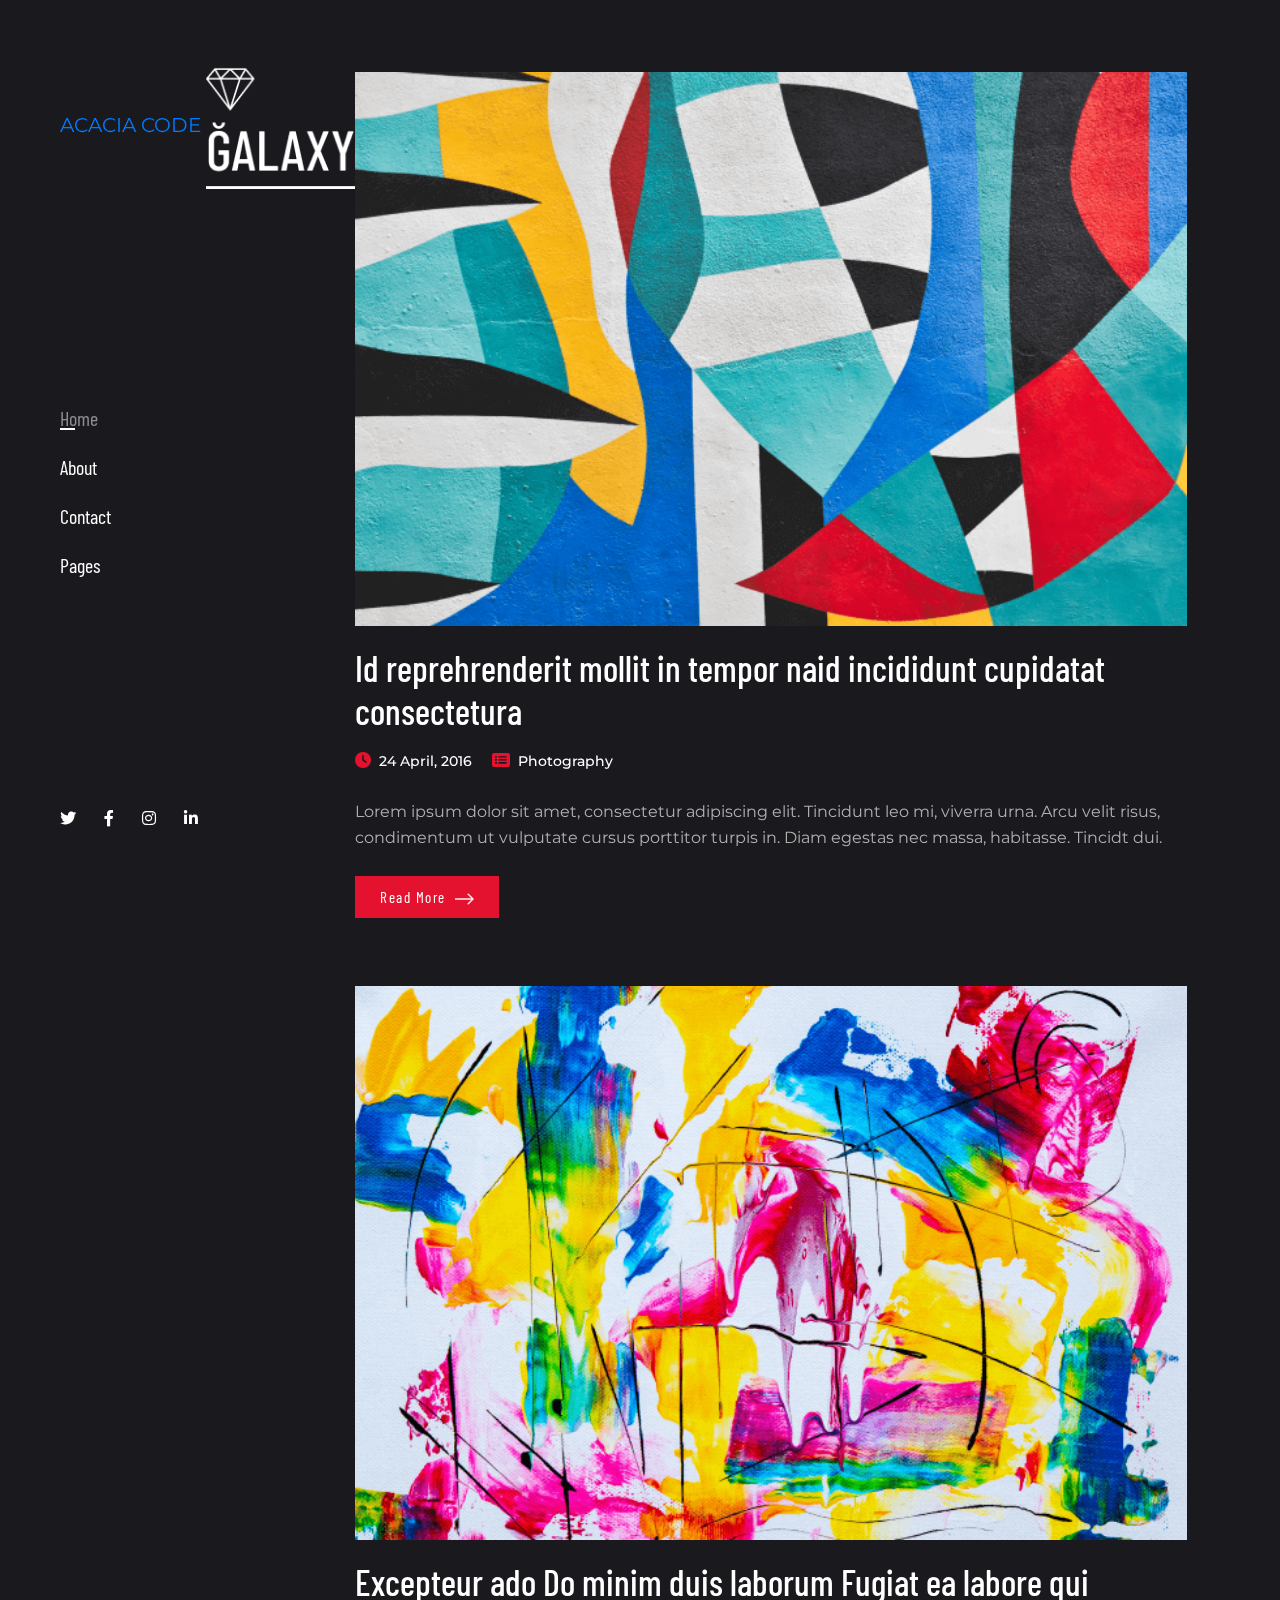
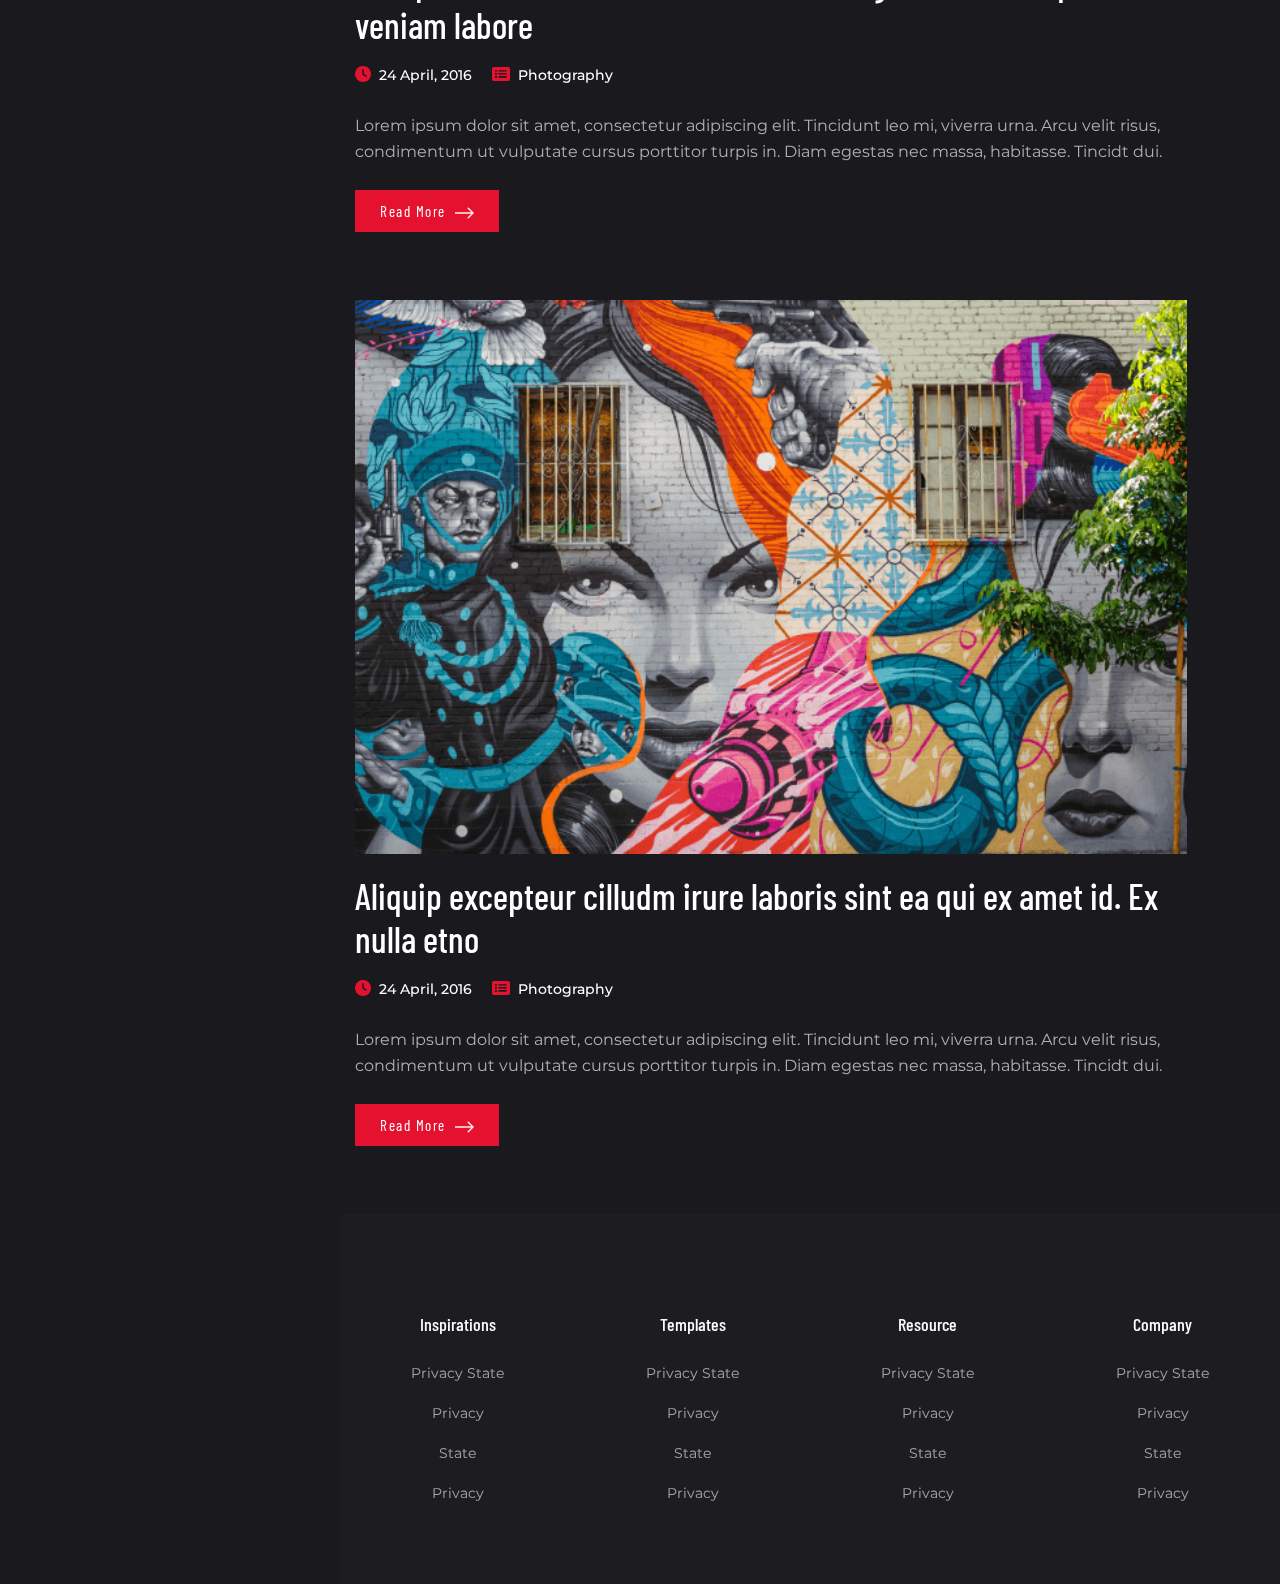
<file: index.html>
<!DOCTYPE html>
<!--
 // WEBSITE: https://themefisher.com
 // TWITTER: https://twitter.com/themefisher
 // FACEBOOK: https://www.facebook.com/themefisher
 // GITHUB: https://github.com/themefisher/
-->
<html><style type="text/css" id="night-mode-pro-style" lang="en"></style><link type="text/css" rel="stylesheet" id="night-mode-pro-link"><head>
<meta http-equiv="content-type" content="text/html; charset=UTF-8">
    <meta charset="utf-8">
    <title>Galaxy - Personal Blog Template</title>

    <!-- mobile responsive meta -->
    <meta name="viewport" content="width=device-width, initial-scale=1">
    <meta name="viewport" content="width=device-width, initial-scale=1, maximum-scale=1">
  
    <!-- theme meta -->
    <meta name="theme-name" content="galaxy">

    <!-- ** Plugins Needed for the Project ** -->
    <!-- Bootstrap -->
    <link rel="stylesheet" href="src/bootstrap.min.css">
    <link rel="stylesheet" href="src/all.css">

    <!-- Main Stylesheet -->
    <link href="src/style.css" rel="stylesheet">

    <!--Favicon-->
    <link rel="shortcut icon" href="file:///Users/ricardo/Documents/GitHub/acaciaCode/images/favicon.png" type="image/x-icon">
    <link rel="icon" href="file:///Users/ricardo/Documents/GitHub/acaciaCode/images/favicon.png" type="image/x-icon">

</head>
<body class="loaded">
    <!-- START preloader-wrapper -->
    <div class="preloader-wrapper loaded">
        <div class="preloader-inner">
            <div class="spinner-border text-red"></div>
        </div>
    </div>
    <!-- END preloader-wrapper -->
    
    <!-- START main-wrapper -->
    <section class="d-flex">
  
<!-- start of sidenav -->
<aside><div class="sidenav position-sticky d-flex flex-column justify-content-between">
    <a class="navbar-brand" href="file:///Users/ricardo/Documents/GitHub/acaciaCode/index.html">ACACIA CODE
  
        <img src="src/logo.png" alt="">
    </a>
    <!-- end of navbar-brand -->

    <div class="navbar navbar-dark my-4 p-0 font-primary">
        <ul class="navbar-nav w-100">
            <li class="nav-item active">
                <a class="nav-link text-white px-0 pt-0" href="file:///Users/ricardo/Documents/GitHub/acaciaCode/index.html">Home</a>
            </li>
            <li class="nav-item ">
                <a class="nav-link text-white px-0" href="file:///Users/ricardo/Documents/GitHub/acaciaCode/about.html">About</a>
            </li>
            <li class="nav-item ">
                <a class="nav-link text-white px-0" href="file:///Users/ricardo/Documents/GitHub/acaciaCode/contact.html">Contact</a>
            </li>
            <li class="nav-item  accordion">
                <div id="drop-menu" class="drop-menu collapse">
                    <a class="d-block " href="file:///Users/ricardo/Documents/GitHub/acaciaCode/index-2.html">Home 2</a>
                    <a class="d-block " href="file:///Users/ricardo/Documents/GitHub/acaciaCode/category.html">Category</a>
                    <a class="d-block " href="file:///Users/ricardo/Documents/GitHub/acaciaCode/post-details.html">Post Details</a>
                    <a class="d-block " href="file:///Users/ricardo/Documents/GitHub/acaciaCode/privacy.html">Privacy &amp; Policy</a>
                </div>
                <a class="nav-link text-white" href="#!" role="button" data-toggle="collapse" data-target="#drop-menu" aria-expanded="false" aria-controls="drop-menu">Pages</a>
            </li>
            
        </ul>
    </div>
    <!-- end of navbar -->

    <ul class="list-inline nml-2">
        <li class="list-inline-item">
            <a href="#!" class="text-white text-red-onHover pr-2">
                <span class="fab fa-twitter"></span>
            </a>
        </li>
        <li class="list-inline-item">
            <a href="#!" class="text-white text-red-onHover p-2">
                <span class="fab fa-facebook-f"></span>
            </a>
        </li>
        <li class="list-inline-item">
            <a href="#!" class="text-white text-red-onHover p-2">
                <span class="fab fa-instagram"></span>
            </a>
        </li>
        <li class="list-inline-item">
            <a href="#!" class="text-white text-red-onHover p-2">
                <span class="fab fa-linkedin-in"></span>
            </a>
        </li>
    </ul>
    <!-- end of social-links -->
</div></aside>
<!-- end of sidenav -->
    <div class="main-content">
        <!-- start of mobile-nav -->
<header class="mobile-nav pt-4">
    <div class="container">
        <div class="row align-items-center">
            <div class="col-6">
                <a href="file:///Users/ricardo/Documents/GitHub/acaciaCode/index.html">
                    <img src="src/logo.png" alt="">
                </a>
            </div>
            <div class="col-6 text-right">
                <button class="nav-toggle bg-transparent border text-white">
                    <span class="fas fa-bars"></span>
                </button>
            </div>
        </div>
    </div>
</header>
<div class="nav-toggle-overlay"></div>
<!-- end of mobile-nav -->

        <div class="container pt-4 mt-5">
            <div class="row justify-content-between">
                <div class="col-lg-11">
                    <div class="card post-item bg-transparent border-0 mb-5">
                        <a href="file:///Users/ricardo/Documents/GitHub/acaciaCode/post-details.html">
                            <img class="card-img-top rounded-0" src="src/01.png" alt="">
                        </a>
                        <div class="card-body px-0">
                            <h2 class="card-title">
                                <a class="text-white opacity-75-onHover" href="file:///Users/ricardo/Documents/GitHub/acaciaCode/post-details.html">Id reprehrenderit mollit in tempor naid incididunt cupidatat consectetura</a>
                            </h2>
                            <ul class="post-meta mt-3">
                                <li class="d-inline-block mr-3">
                                    <span class="fas fa-clock text-primary"></span>
                                    <a class="ml-1" href="#">24 April, 2016</a>
                                </li>
                                <li class="d-inline-block">
                                    <span class="fas fa-list-alt text-primary"></span>
                                    <a class="ml-1" href="#">Photography</a>
                                </li>
                            </ul>
                            <p class="card-text my-4">Lorem ipsum dolor 
sit amet, consectetur adipiscing elit. Tincidunt leo mi, viverra urna. 
Arcu velit risus, condimentum ut vulputate cursus porttitor turpis in. 
Diam egestas nec massa, habitasse. Tincidt dui.</p>
                            <a href="file:///Users/ricardo/Documents/GitHub/acaciaCode/post-details.html" class="btn btn-primary">Read More <img src="src/arrow-right.png" alt=""></a>
                        </div>
                    </div>
                    <!-- end of post-item -->
                    
                    <div class="card post-item bg-transparent border-0 mb-5">
                        <a href="file:///Users/ricardo/Documents/GitHub/acaciaCode/post-details.html">
                            <img class="card-img-top rounded-0" src="src/02.png" alt="">
                        </a>
                        <div class="card-body px-0">
                            <h2 class="card-title">
                                <a class="text-white opacity-75-onHover" href="file:///Users/ricardo/Documents/GitHub/acaciaCode/post-details.html">Excepteur ado Do minim duis laborum Fugiat ea labore qui veniam labore</a>
                            </h2>
                            <ul class="post-meta mt-3">
                                <li class="d-inline-block mr-3">
                                    <span class="fas fa-clock text-primary"></span>
                                    <a class="ml-1" href="#">24 April, 2016</a>
                                </li>
                                <li class="d-inline-block">
                                    <span class="fas fa-list-alt text-primary"></span>
                                    <a class="ml-1" href="#">Photography</a>
                                </li>
                            </ul>
                            <p class="card-text my-4">Lorem ipsum dolor 
sit amet, consectetur adipiscing elit. Tincidunt leo mi, viverra urna. 
Arcu velit risus, condimentum ut vulputate cursus porttitor turpis in. 
Diam egestas nec massa, habitasse. Tincidt dui.</p>
                            <a href="file:///Users/ricardo/Documents/GitHub/acaciaCode/post-details.html" class="btn btn-primary">Read More <img src="src/arrow-right.png" alt=""></a>
                        </div>
                    </div>
                    <!-- end of post-item -->
                    
                    <div class="card post-item bg-transparent border-0 mb-5">
                        <a href="file:///Users/ricardo/Documents/GitHub/acaciaCode/post-details.html">
                            <img class="card-img-top rounded-0" src="src/03.png" alt="">
                        </a>
                        <div class="card-body px-0">
                            <h2 class="card-title">
                                <a class="text-white opacity-75-onHover" href="file:///Users/ricardo/Documents/GitHub/acaciaCode/post-details.html">Aliquip excepteur cilludm irure laboris sint ea qui ex amet id. Ex nulla etno</a>
                            </h2>
                            <ul class="post-meta mt-3">
                                <li class="d-inline-block mr-3">
                                    <span class="fas fa-clock text-primary"></span>
                                    <a class="ml-1" href="#">24 April, 2016</a>
                                </li>
                                <li class="d-inline-block">
                                    <span class="fas fa-list-alt text-primary"></span>
                                    <a class="ml-1" href="#">Photography</a>
                                </li>
                            </ul>
                            <p class="card-text my-4">Lorem ipsum dolor 
sit amet, consectetur adipiscing elit. Tincidunt leo mi, viverra urna. 
Arcu velit risus, condimentum ut vulputate cursus porttitor turpis in. 
Diam egestas nec massa, habitasse. Tincidt dui.</p>
                            <a href="file:///Users/ricardo/Documents/GitHub/acaciaCode/post-details.html" class="btn btn-primary">Read More <img src="src/arrow-right.png" alt=""></a>
                        </div>
                    </div>
                    <!-- end of post-item -->
                </div>
                
            </div>
        </div>

        <!-- start of footer -->
<footer class="bg-dark">
    <div class="container">
        <div class="row text-center">
            <div class="col-lg-3 col-sm-6 mb-5">
                <h5 class="font-primary text-white mb-4">Inspirations</h5>
                <ul class="list-unstyled">
                    <li><a href="#!">Privacy State</a></li>
                    <li><a href="#!">Privacy</a></li>
                    <li><a href="#!">State</a></li>
                    <li><a href="#!">Privacy</a></li>
                </ul>
            </div>
            <div class="col-lg-3 col-sm-6 mb-5">
                <h5 class="font-primary text-white mb-4">Templates</h5>
                <ul class="list-unstyled">
                    <li><a href="#!">Privacy State</a></li>
                    <li><a href="#!">Privacy</a></li>
                    <li><a href="#!">State</a></li>
                    <li><a href="#!">Privacy</a></li>
                </ul>
            </div>
            <div class="col-lg-3 col-sm-6 mb-5">
                <h5 class="font-primary text-white mb-4">Resource</h5>
                <ul class="list-unstyled">
                    <li><a href="#!">Privacy State</a></li>
                    <li><a href="#!">Privacy</a></li>
                    <li><a href="#!">State</a></li>
                    <li><a href="#!">Privacy</a></li>
                </ul>
            </div>
            <div class="col-lg-3 col-sm-6 mb-5">
                <h5 class="font-primary text-white mb-4">Company</h5>
                <ul class="list-unstyled">
                    <li><a href="#!">Privacy State</a></li>
                    <li><a href="#!">Privacy</a></li>
                    <li><a href="#!">State</a></li>
                    <li><a href="#!">Privacy</a></li>
                </ul>
            </div>
        </div>
    </div>
</footer>
<!-- end of footer -->
    </div>

    </section>
    <!-- END main-wrapper -->

    <!-- All JS Files -->
    <script src="src/jquery.min.js"></script>
    <script src="src/bootstrap.min.js"></script>

    <!-- Main Script -->
    <script src="src/script.js"></script>


</body></html>
</file>
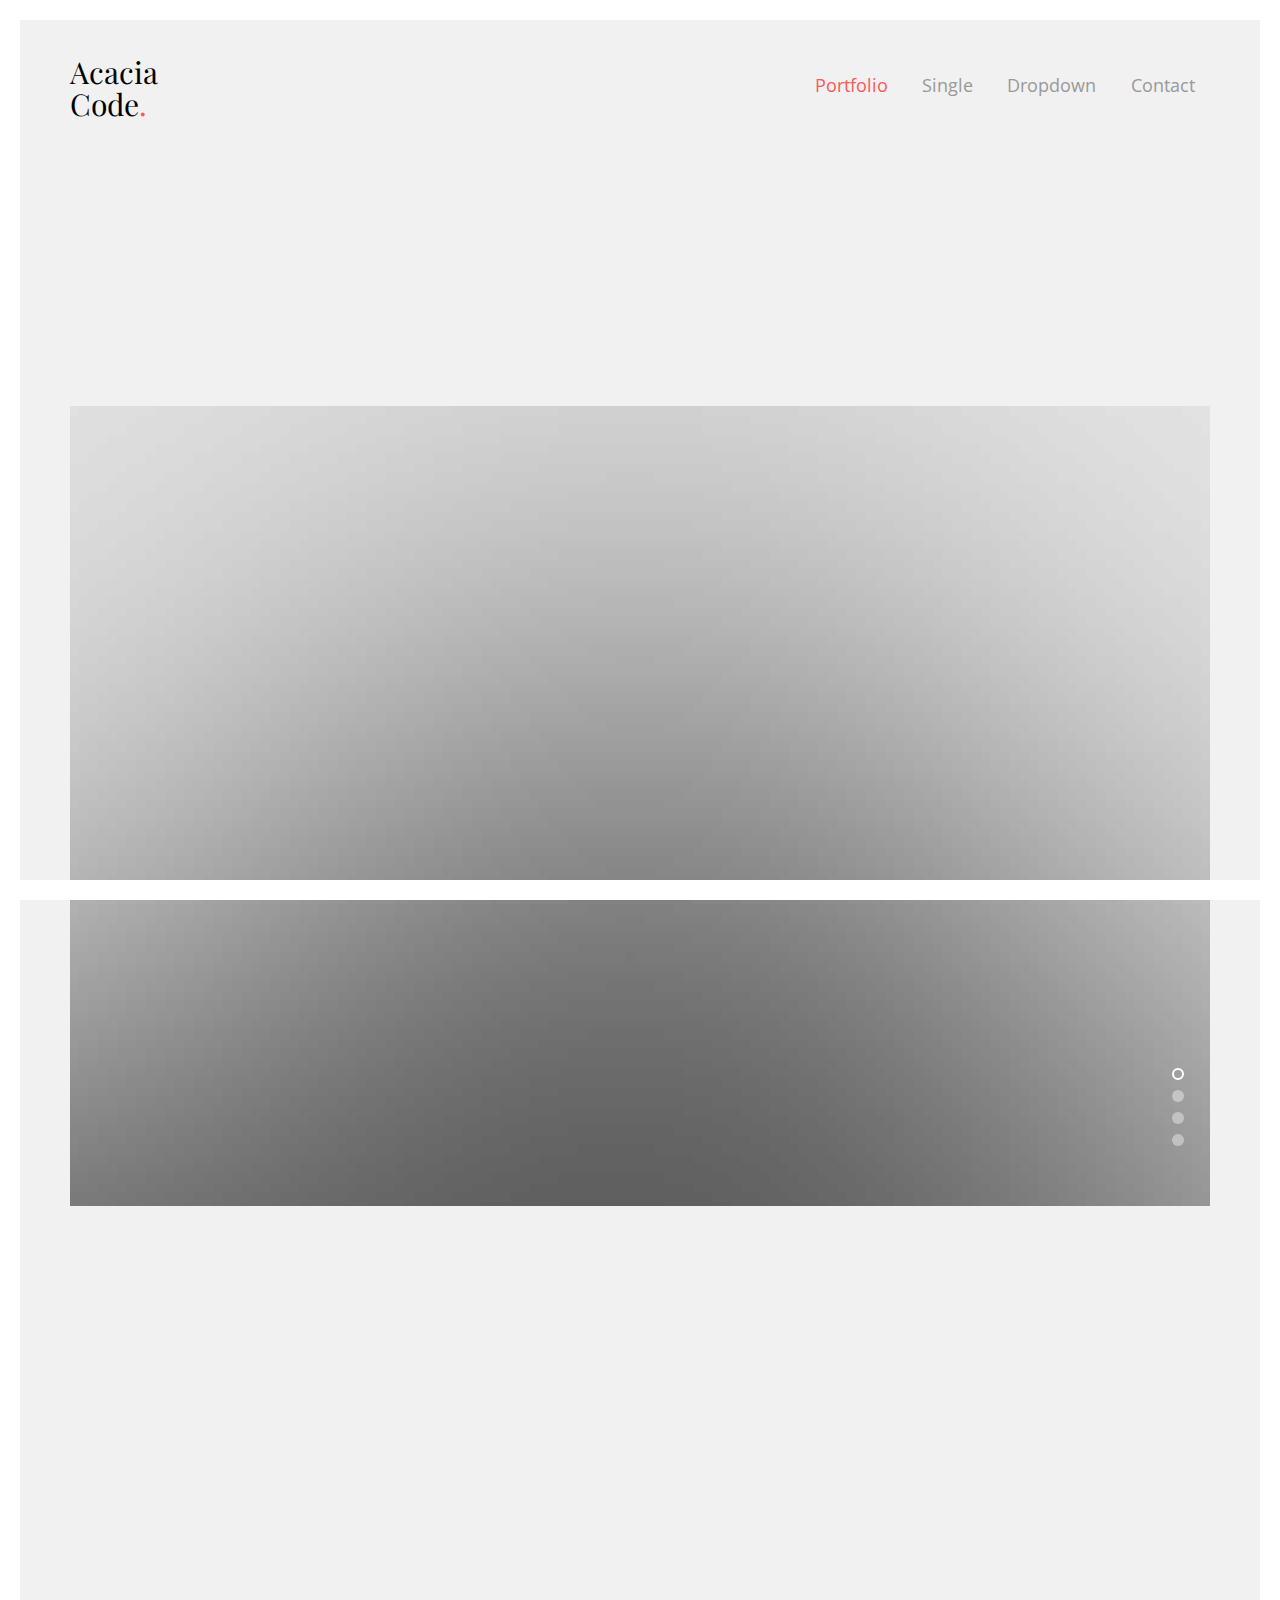
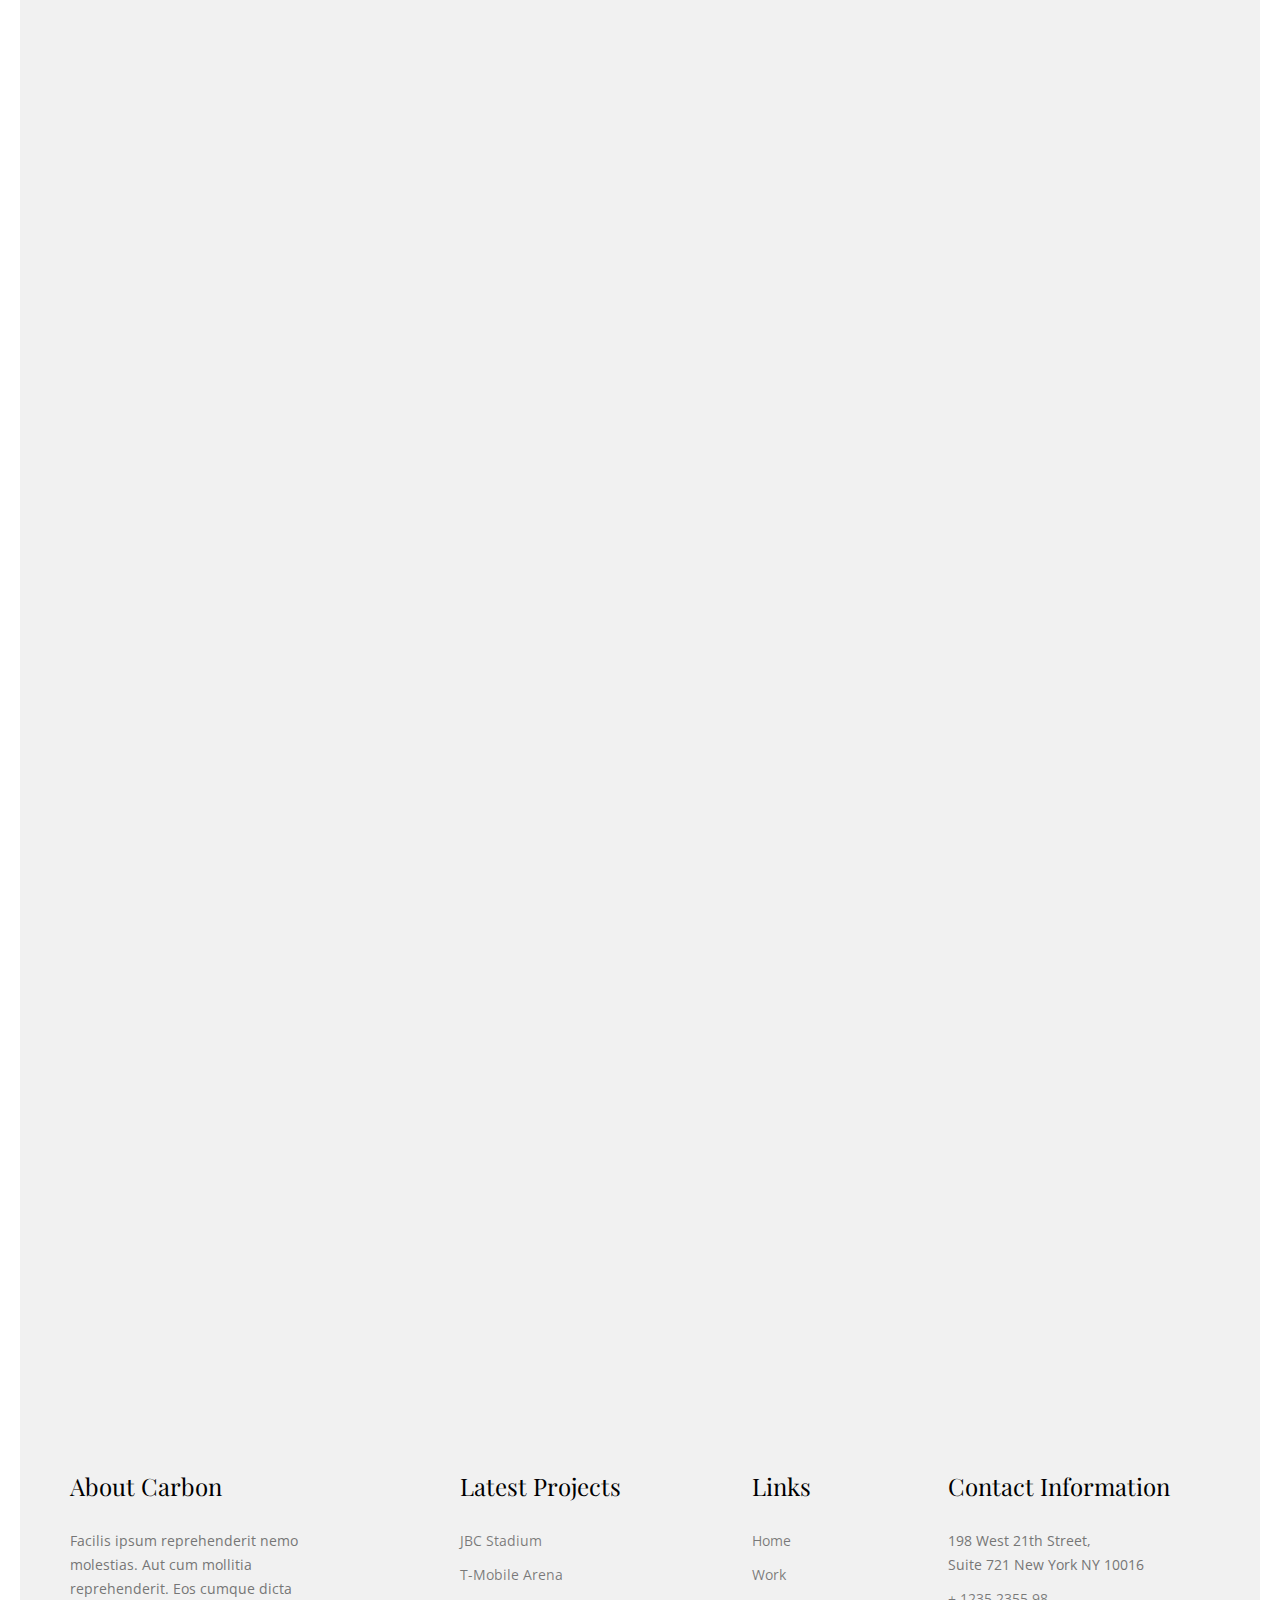
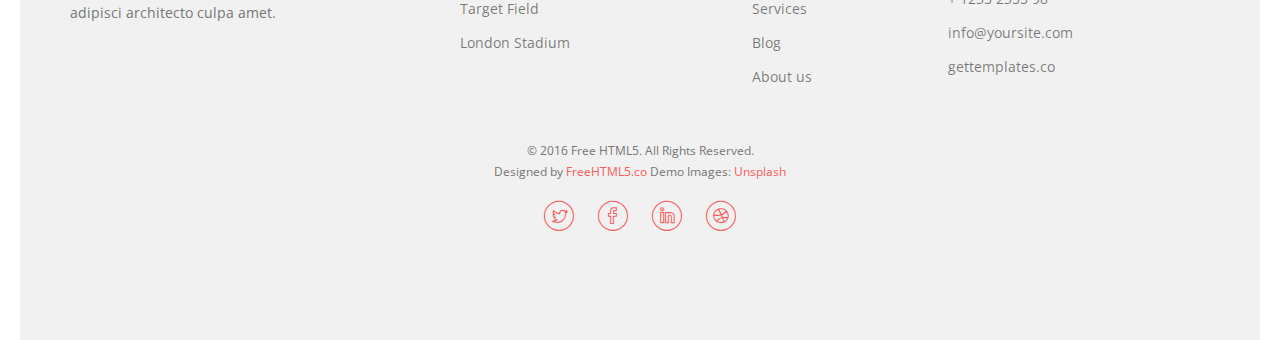
<file: 2/index.html>
<!DOCTYPE HTML>
<html>
	<head>
	<meta charset="utf-8">
	<meta http-equiv="X-UA-Compatible" content="IE=edge">
	<title>Architect &mdash; Free Website Template, Free HTML5 Template by freehtml5.co</title>
	<meta name="viewport" content="width=device-width, initial-scale=1">
	<meta name="description" content="Free HTML5 Website Template by freehtml5.co" />
	<meta name="keywords" content="free website templates, free html5, free template, free bootstrap, free website template, html5, css3, mobile first, responsive" />
	<meta name="author" content="freehtml5.co" />

	<!-- 
	//////////////////////////////////////////////////////

	FREE HTML5 TEMPLATE 
	DESIGNED & DEVELOPED by FreeHTML5.co
		
	Website: 		http://freehtml5.co/
	Email: 			info@freehtml5.co
	Twitter: 		http://twitter.com/fh5co
	Facebook: 		https://www.facebook.com/fh5co

	//////////////////////////////////////////////////////
	 -->

  	<!-- Facebook and Twitter integration -->
	<meta property="og:title" content=""/>
	<meta property="og:image" content=""/>
	<meta property="og:url" content=""/>
	<meta property="og:site_name" content=""/>
	<meta property="og:description" content=""/>
	<meta name="twitter:title" content="" />
	<meta name="twitter:image" content="" />
	<meta name="twitter:url" content="" />
	<meta name="twitter:card" content="" />

	<link href="https://fonts.googleapis.com/css?family=Open+Sans|Playfair+Display" rel="stylesheet">
	
	<!-- Animate.css -->
	<link rel="stylesheet" href="css/animate.css">
	<!-- Icomoon Icon Fonts-->
	<link rel="stylesheet" href="css/icomoon.css">
	<!-- Bootstrap  -->
	<link rel="stylesheet" href="css/bootstrap.css">

	<!-- Flexslider  -->
	<link rel="stylesheet" href="css/flexslider.css">

	<!-- Theme style  -->
	<link rel="stylesheet" href="css/style.css">

	<!-- Modernizr JS -->
	<script src="js/modernizr-2.6.2.min.js"></script>
	<!-- FOR IE9 below -->
	<!--[if lt IE 9]>
	<script src="js/respond.min.js"></script>
	<![endif]-->

	</head>
	<body>
		
	<div class="fh5co-loader"></div>
	
	<div id="page">
	<nav class="fh5co-nav" role="navigation">
		<div class="container">
			<div class="top-menu">
				<div class="row">
					<div class="col-sm-2">
						<div id="fh5co-logo"><a href="index.html">Acacia Code<span>.</span></a></div>
					</div>
					<div class="col-sm-10 text-right menu-1">
						<ul>
							<li class="active"><a href="index.html">Portfolio</a></li>
							<li><a href="single.html">Single</a></li>
							<li class="has-dropdown"><a href="single.html">Dropdown</a>
								<ul class="dropdown">
									<li><a href="#">Infrastructure</a></li>
									<li><a href="#">Residential</a></li>
									<li><a href="#">Environmental</a></li>
									<li><a href="#">Megabuilders</a></li>
								</ul>
							</li>
							<li><a href="contact.html">Contact</a></li>
						</ul>
					</div>
				</div>
				
			</div>
		</div>
	</nav>
	<div class="container">
		<div id="fh5co-intro">
			<div class="row animate-box">
				<div class="col-md-8 col-md-offset-2 col-md-pull-2">
					<h2>Best showcase for architecture &amp; interior. <span><em>by</em> <a href="http://freehtml5.co">FreeHTML5.co</a></span></h2>
				</div>
			</div>
		</div>
		<aside id="fh5co-hero">
			<div class="flexslider">
				<ul class="slides">
			   	<li style="background-image: url(images/img_bg_1.jpg);">
			   		<div class="overlay"></div>
			   		<div class="container-fluid">
			   			<div class="row">
				   			<div class="col-md-6 col-xs-8 col-md-offset-1 slider-text">
				   				<div class="slider-text-inner">
				   					<h1><a href="#">Best showcase for architecture</a></h1>
										<h2>Free html5 templates Made by <a href="http://freehtml5.co/" target="_blank">freehtml5.co</a></h2>
				   				</div>
				   			</div>
				   		</div>
			   		</div>
			   	</li>
			   	<li style="background-image: url(images/img_bg_2.jpg);">
			   		<div class="overlay"></div>
			   		<div class="container-fluid">
			   			<div class="row">
				   			<div class="col-md-6 col-xs-8 col-md-offset-1 slider-text">
				   				<div class="slider-text-inner">
				   					<h1><a href="#">Best showcase for architecture</a></h1>
										<h2>Free html5 templates Made by <a href="http://freehtml5.co/" target="_blank">freehtml5.co</a></h2>
				   				</div>
				   			</div>
				   		</div>
			   		</div>
			   	</li>
			   	<li style="background-image: url(images/img_bg_3.jpg);">
			   		<div class="overlay"></div>
			   		<div class="container-fluid">
			   			<div class="row">
				   			<div class="col-md-6 col-xs-8 col-md-offset-1 slider-text">
				   				<div class="slider-text-inner">
				   					<h1><a href="#">Best showcase for architecture</a></h1>
										<h2>Free html5 templates Made by <a href="http://freehtml5.co/" target="_blank">freehtml5.co</a></h2>
				   				</div>
				   			</div>
				   		</div>
			   		</div>
			   	</li>
			   	<li style="background-image: url(images/img_bg_4.jpg);">
			   		<div class="overlay"></div>
			   		<div class="container-fluid">
			   			<div class="row">
				   			<div class="col-md-6 col-xs-8 col-md-offset-1 slider-text">
				   				<div class="slider-text-inner">
				   					<h1><a href="#">Best showcase for architecture</a></h1>
										<h2>Free html5 templates Made by <a href="http://freehtml5.co/" target="_blank">freehtml5.co</a></h2>
				   				</div>
				   			</div>
				   		</div>
			   		</div>
			   	</li>	   	
			  	</ul>
		  	</div>
		</aside>
		<div id="fh5co-portfolio">
			<div class="row nopadding">
				<div class="col-md-6 padding-right">
					<div class="row">
						<div class="col-md-12 animate-box">
							<a href="single.html" class="portfolio-grid">
								<img src="images/portfolio-1.jpg" class="img-responsive" alt="Free HTML5 Bootstrap Template by FreeHTML5.co">
								<div class="desc">
									<h3>Dublin Arena Architect Project</h3>
									<span>Building, Arena</span>
								</div>
							</a>
						</div>
						<div class="col-md-12 animate-box">
							<a href="single.html" class="portfolio-grid">
								<img src="images/portfolio-4.jpg" class="img-responsive" alt="Free HTML5 Bootstrap Template by FreeHTML5.co">
								<div class="desc">
									<h3>Dublin Arena Architect Project</h3>
									<span>Building, Arena</span>
								</div>
							</a>
						</div>
						<div class="col-md-12 animate-box">
							<a href="single.html" class="portfolio-grid">
								<img src="images/portfolio-5.jpg" class="img-responsive" alt="Free HTML5 Bootstrap Template by FreeHTML5.co">
								<div class="desc">
									<h3>Dublin Arena Architect Project</h3>
									<span>Building, Arena</span>
								</div>
							</a>
						</div>
						
					</div>
				</div>

				<div class="col-md-6 padding-left">
					<div class="row">
						<div class="col-md-12 animate-box">
							<a href="single.html" class="portfolio-grid">
								<img src="images/portfolio-2.jpg" class="img-responsive" alt="Free HTML5 Bootstrap Template by FreeHTML5.co">
								<div class="desc">
									<h3>Dublin Arena Architect Project</h3>
									<span>Building, Arena</span>
								</div>
							</a>
						</div>
						<div class="col-md-12 animate-box">
							<a href="single.html" class="portfolio-grid">
								<img src="images/portfolio-3.jpg" class="img-responsive" alt="Free HTML5 Bootstrap Template by FreeHTML5.co">
								<div class="desc">
									<h3>Dublin Arena Architect Project</h3>
									<span>Building, Arena</span>
								</div>
							</a>
						</div>
						<div class="col-md-12 animate-box">
							<a href="single.html" class="portfolio-grid">
								<img src="images/portfolio-6.jpg" class="img-responsive" alt="Free HTML5 Bootstrap Template by FreeHTML5.co">
								<div class="desc">
									<h3>Dublin Arena Architect Project</h3>
									<span>Building, Arena</span>
								</div>
							</a>
						</div>

						<div class="col-md-12 animate-box">
							<a href="single.html" class="portfolio-grid">
								<img src="images/portfolio-7.jpg" class="img-responsive" alt="Free HTML5 Bootstrap Template by FreeHTML5.co">
								<div class="desc">
									<h3>Dublin Arena Architect Project</h3>
									<span>Building, Arena</span>
								</div>
							</a>
						</div>

					</div>
				</div>
			</div>
		</div>
	</div><!-- END container -->

	<div class="container">
		<footer id="fh5co-footer" role="contentinfo">
			<div class="row">
				<div class="col-md-3 fh5co-widget">
					<h4>About Carbon</h4>
					<p>Facilis ipsum reprehenderit nemo molestias. Aut cum mollitia reprehenderit. Eos cumque dicta adipisci architecto culpa amet.</p>
				</div>
				<div class="col-md-3 col-md-push-1">
					<h4>Latest Projects</h4>
					<ul class="fh5co-footer-links">
						<li><a href="#">JBC Stadium</a></li>
						<li><a href="#">T-Mobile Arena</a></li>
						<li><a href="#">Target Field</a></li>
						<li><a href="#">London Stadium</a></li>
					</ul>
				</div>

				<div class="col-md-3 col-md-push-1">
					<h4>Links</h4>
					<ul class="fh5co-footer-links">
						<li><a href="#">Home</a></li>
						<li><a href="#">Work</a></li>
						<li><a href="#">Services</a></li>
						<li><a href="#">Blog</a></li>
						<li><a href="#">About us</a></li>
					</ul>
				</div>

				<div class="col-md-3">
					<h4>Contact Information</h4>
					<ul class="fh5co-footer-links">
						<li>198 West 21th Street, <br> Suite 721 New York NY 10016</li>
						<li><a href="tel://1234567920">+ 1235 2355 98</a></li>
						<li><a href="mailto:info@yoursite.com">info@yoursite.com</a></li>
						<li><a href="http://gettemplates.co">gettemplates.co</a></li>
					</ul>
				</div>

			</div>

			<div class="row copyright">
				<div class="col-md-12 text-center">
					<p>
						<small class="block">&copy; 2016 Free HTML5. All Rights Reserved.</small> 
						<small class="block">Designed by <a href="http://freehtml5.co/" target="_blank">FreeHTML5.co</a> Demo Images: <a href="http://unsplash.co/" target="_blank">Unsplash</a></small>
					</p>
					<p>
						<ul class="fh5co-social-icons">
							<li><a href="#"><i class="icon-twitter"></i></a></li>
							<li><a href="#"><i class="icon-facebook"></i></a></li>
							<li><a href="#"><i class="icon-linkedin"></i></a></li>
							<li><a href="#"><i class="icon-dribbble"></i></a></li>
						</ul>
					</p>
				</div>
			</div>
		</footer>
	</div><!-- END container -->
	</div>

	<div class="gototop js-top">
		<a href="#" class="js-gotop"><i class="icon-arrow-up2"></i></a>
	</div>
	
	<!-- jQuery -->
	<script src="js/jquery.min.js"></script>
	<!-- jQuery Easing -->
	<script src="js/jquery.easing.1.3.js"></script>
	<!-- Bootstrap -->
	<script src="js/bootstrap.min.js"></script>
	<!-- Waypoints -->
	<script src="js/jquery.waypoints.min.js"></script>
	<!-- Flexslider -->
	<script src="js/jquery.flexslider-min.js"></script>
	<!-- Sticky Kit -->
	<script src="js/sticky-kit.min.js"></script>
	<!-- Main -->
	<script src="js/main.js"></script>

	</body>
</html>
</file>
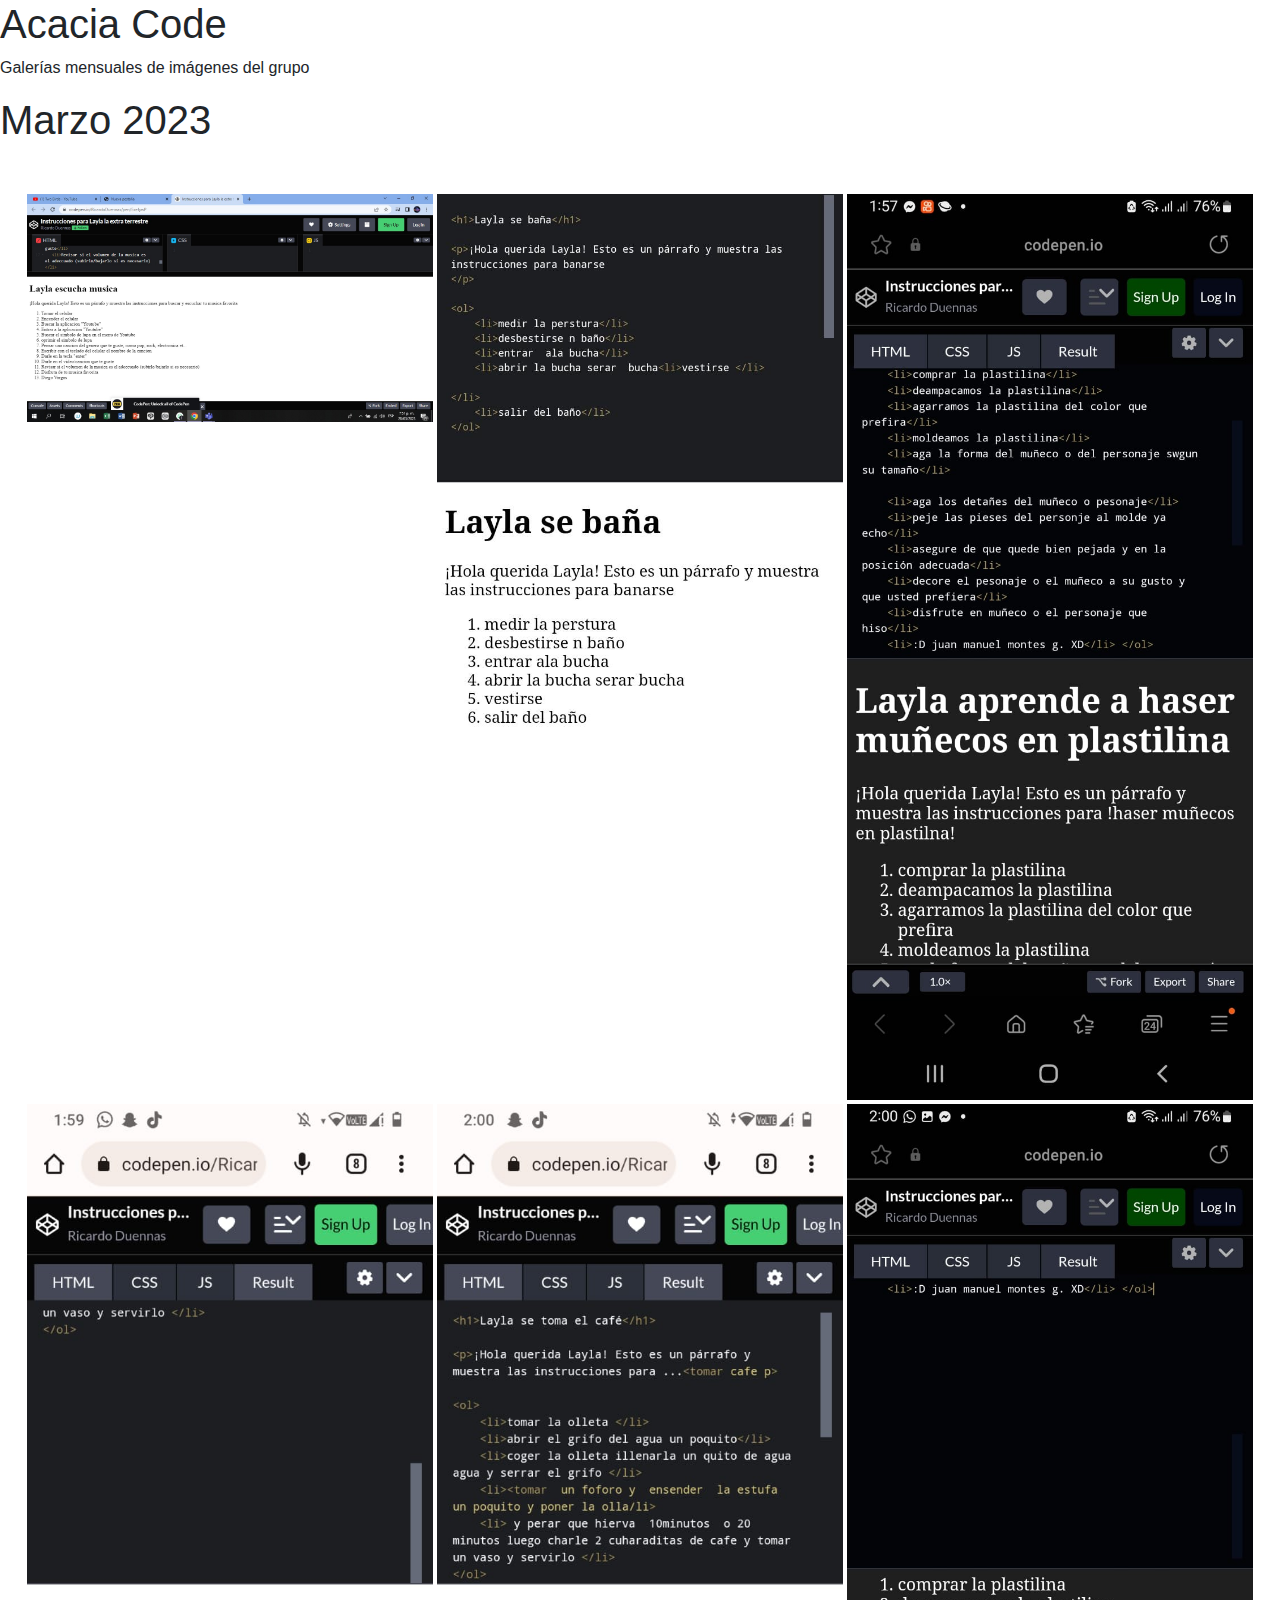
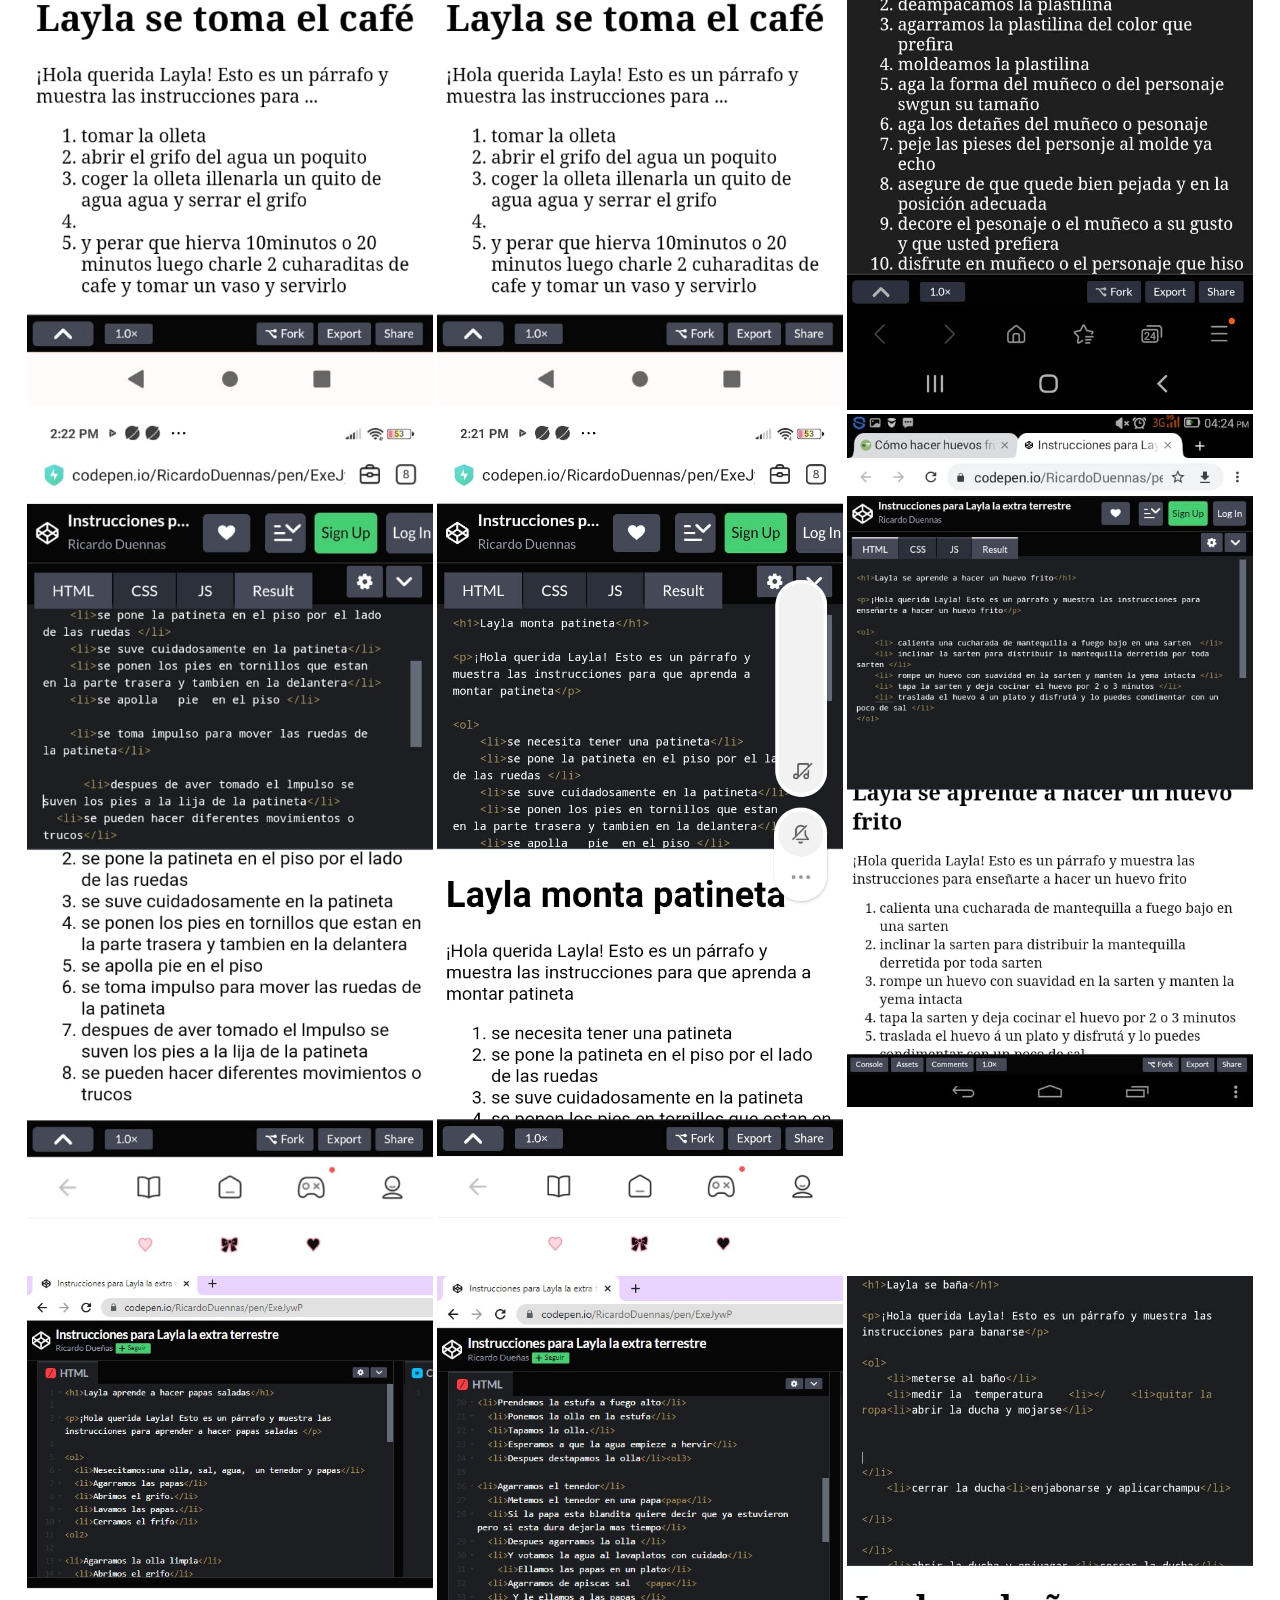
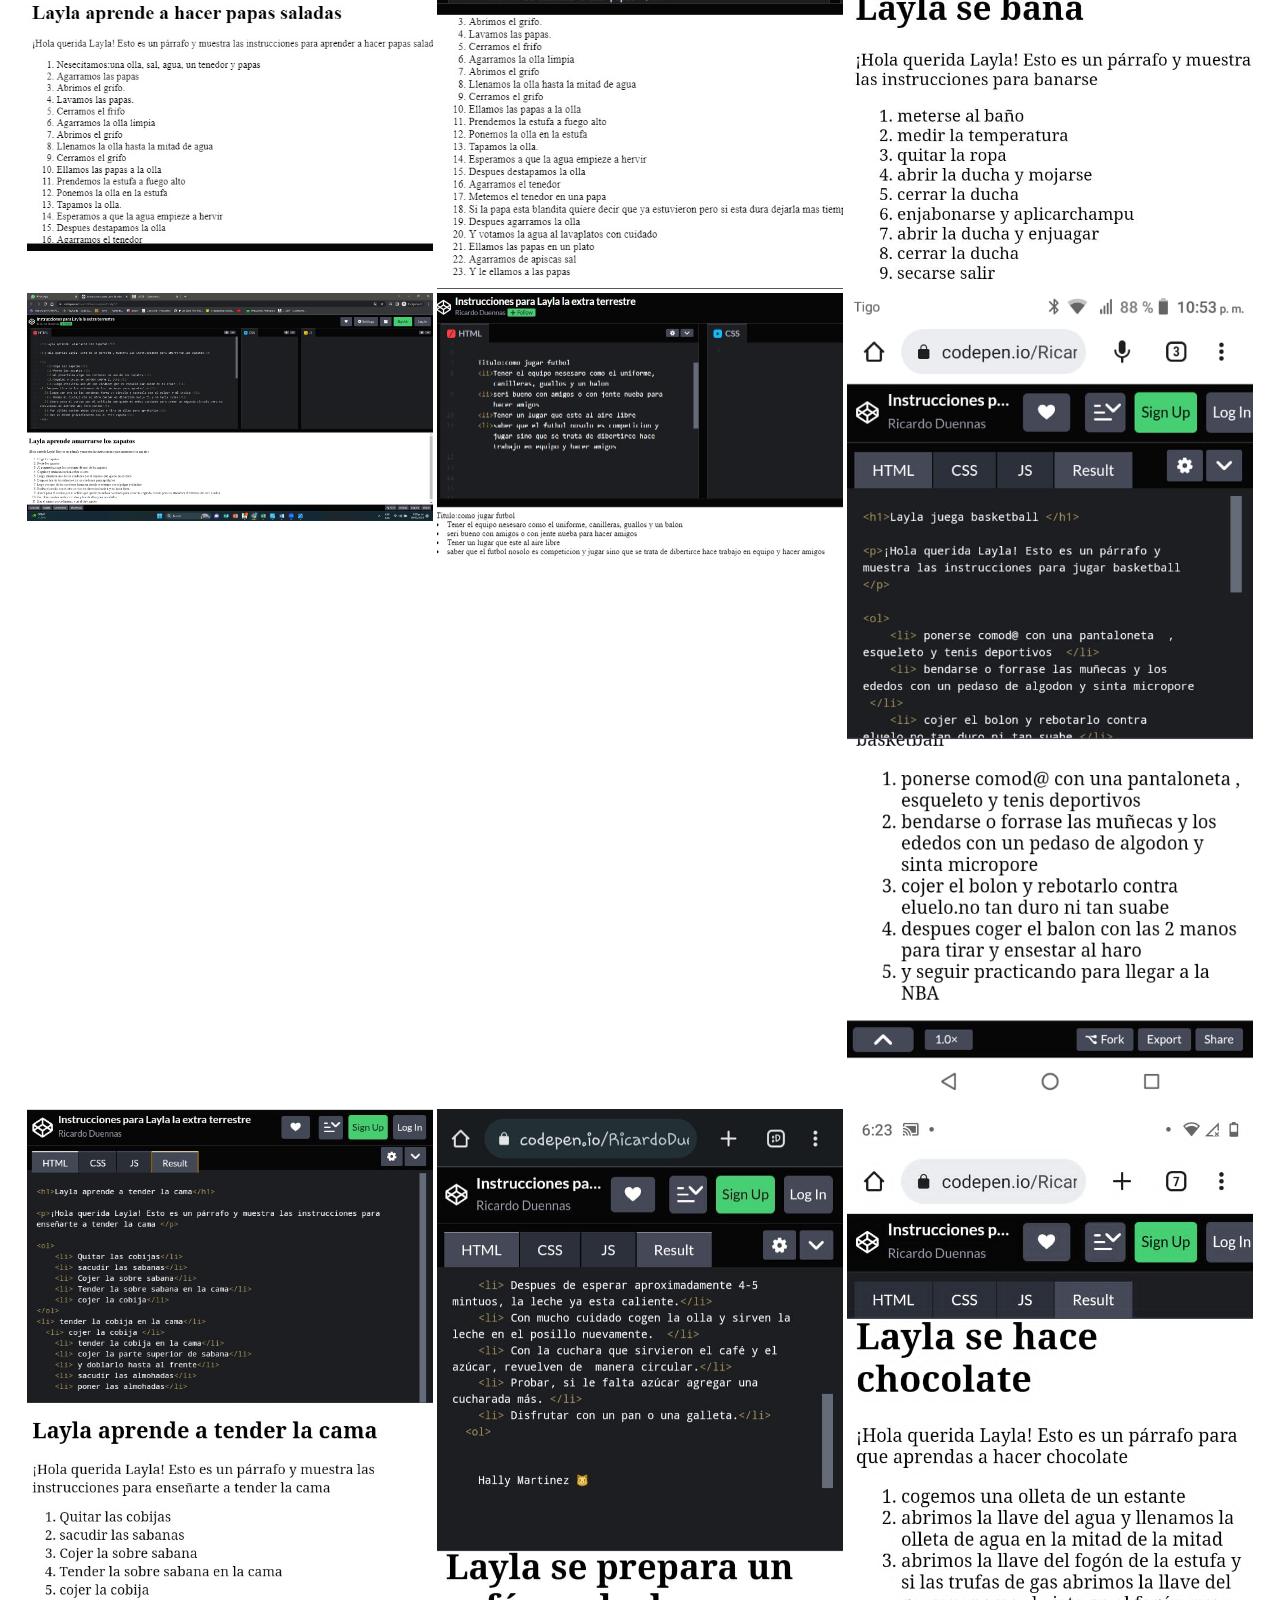
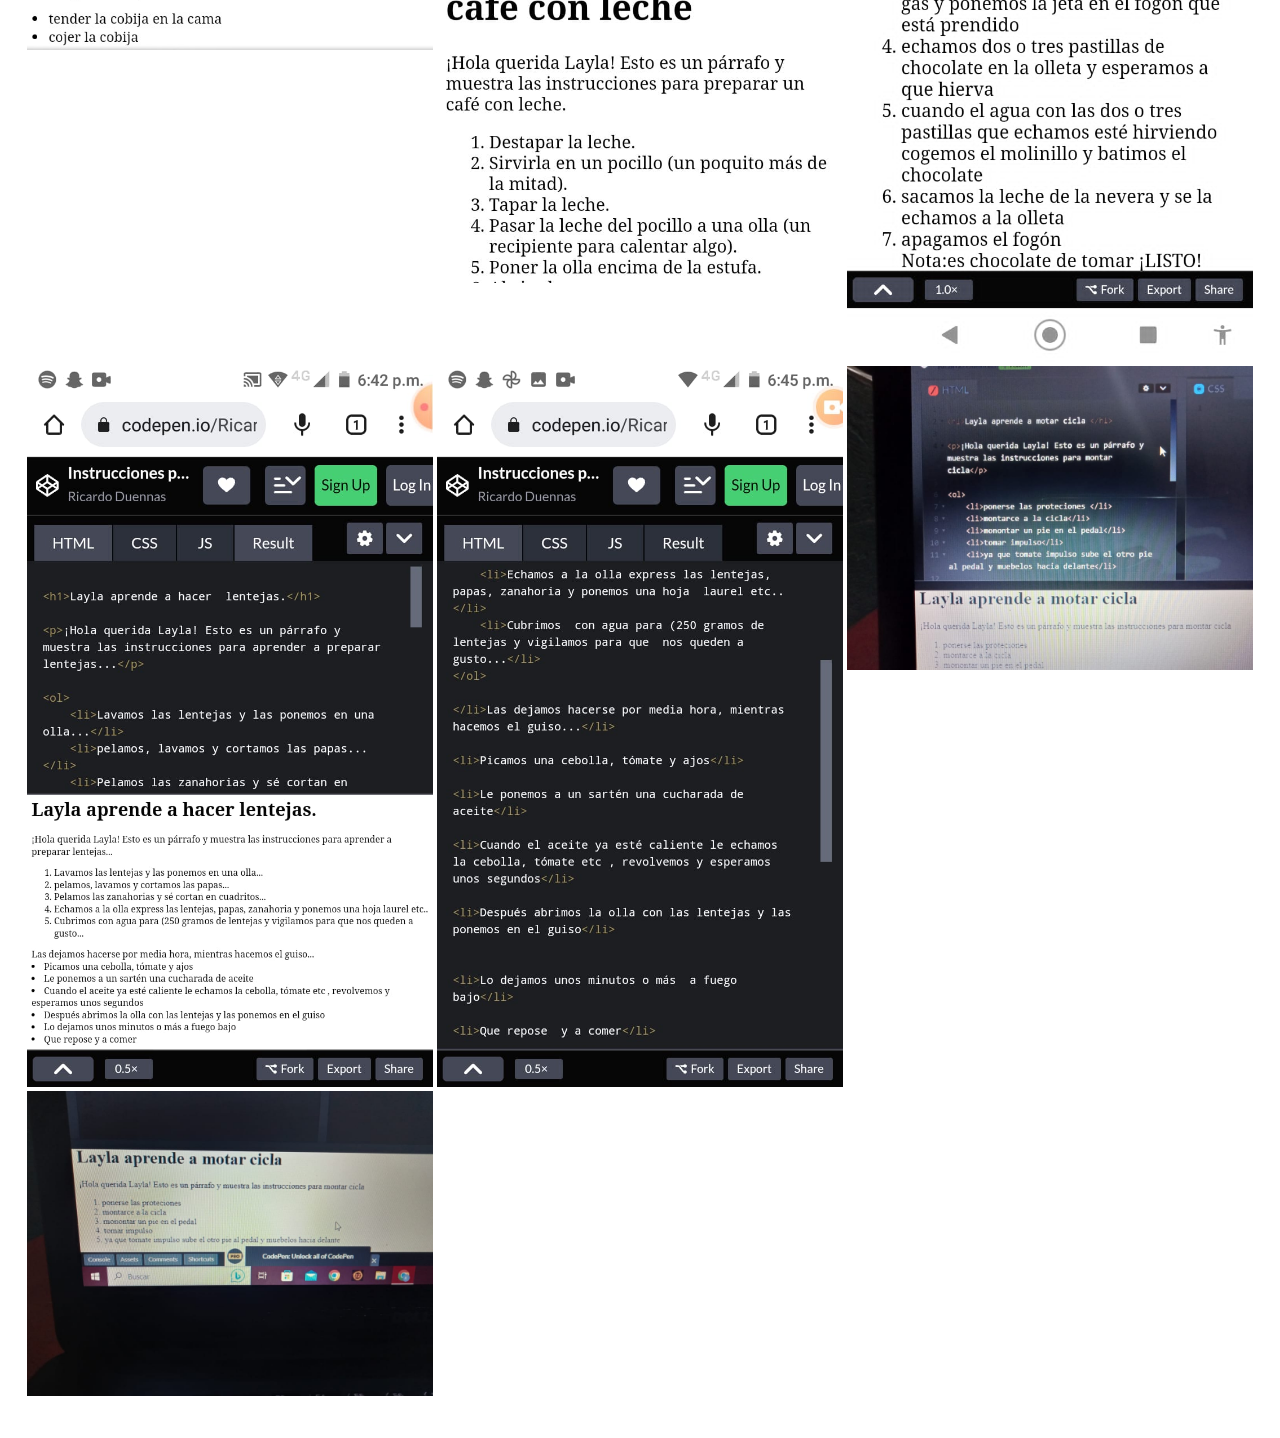
<file: img/index.html>
<!doctype html>
<html lang="en">
  <head>
    <!-- Required meta tags -->
    <meta charset="utf-8">
    <meta name="viewport" content="width=device-width, initial-scale=1, shrink-to-fit=no">

    <!-- Bootstrap CSS -->
    <link rel="stylesheet" href="https://cdn.jsdelivr.net/npm/bootstrap@4.3.1/dist/css/bootstrap.min.css" integrity="sha384-ggOyR0iXCbMQv3Xipma34MD+dH/1fQ784/j6cY/iJTQUOhcWr7x9JvoRxT2MZw1T" crossorigin="anonymous">
    <link rel="stylesheet" href="src/fluid-gallery.css">
    <link rel="stylesheet" href="src/baguetteBox.css">



    <title>Hello, world!</title>
  </head>
  <body>

    <!-- Header -->
    <div class="header">
      <h1>Acacia Code</h1>
      <p>Galerías mensuales de imágenes del grupo</p>
    </div>


  <h1>Marzo 2023</h1>


    <div class="tz-gallery">

        <div class="row">

            <div class="col-sm-6 col-md-4">
                <a class="lightbox" href="imgFeb/101.jpg">
                    <img src="imgFeb/101.jpg" alt="Bridge">
                </a>
            </div>

            <div class="col-sm-6 col-md-4">
                <a class="lightbox" href="imgFeb/102.jpg">
                    <img src="imgFeb/102.jpg" alt="Bridge">
                </a>
            </div>


            <div class="col-sm-6 col-md-4">
                <a class="lightbox" href="imgFeb/103.jpg">
                    <img src="imgFeb/103.jpg" alt="Bridge">
                </a>
            </div>


            <div class="col-sm-6 col-md-4">
                <a class="lightbox" href="imgFeb/104.jpg">
                    <img src="imgFeb/104.jpg" alt="Bridge">
                </a>
            </div>


            <div class="col-sm-6 col-md-4">
                <a class="lightbox" href="imgFeb/105.jpg">
                    <img src="imgFeb/105.jpg" alt="Bridge">
                </a>
            </div>


            <div class="col-sm-6 col-md-4">
                <a class="lightbox" href="imgFeb/106.jpg">
                    <img src="imgFeb/106.jpg" alt="Bridge">
                </a>
            </div>


            <div class="col-sm-6 col-md-4">
                <a class="lightbox" href="imgFeb/107.jpg">
                    <img src="imgFeb/107.jpg" alt="Bridge">
                </a>
            </div>


            <div class="col-sm-6 col-md-4">
                <a class="lightbox" href="imgFeb/108.jpg">
                    <img src="imgFeb/108.jpg" alt="Bridge">
                </a>
            </div>


            <div class="col-sm-6 col-md-4">
                <a class="lightbox" href="imgFeb/109.jpg">
                    <img src="imgFeb/109.jpg" alt="Bridge">
                </a>
            </div>


            <div class="col-sm-6 col-md-4">
                <a class="lightbox" href="imgFeb/110.jpg">
                    <img src="imgFeb/110.jpg" alt="Bridge">
                </a>
            </div>


            <div class="col-sm-6 col-md-4">
                <a class="lightbox" href="imgFeb/111.jpg">
                    <img src="imgFeb/111.jpg" alt="Bridge">
                </a>
            </div>


            <div class="col-sm-6 col-md-4">
                <a class="lightbox" href="imgFeb/112.jpg">
                    <img src="imgFeb/112.jpg" alt="Bridge">
                </a>
            </div>


            <div class="col-sm-6 col-md-4">
                <a class="lightbox" href="imgFeb/113.jpg">
                    <img src="imgFeb/113.jpg" alt="Bridge">
                </a>
            </div>


            <div class="col-sm-6 col-md-4">
                <a class="lightbox" href="imgFeb/114.jpg">
                    <img src="imgFeb/114.jpg" alt="Bridge">
                </a>
            </div>


            <div class="col-sm-6 col-md-4">
                <a class="lightbox" href="imgFeb/115.jpg">
                    <img src="imgFeb/115.jpg" alt="Bridge">
                </a>
            </div>


            <div class="col-sm-6 col-md-4">
                <a class="lightbox" href="imgFeb/116.jpg">
                    <img src="imgFeb/116.jpg" alt="Bridge">
                </a>
            </div>


            <div class="col-sm-6 col-md-4">
                <a class="lightbox" href="imgFeb/117.jpg">
                    <img src="imgFeb/117.jpg" alt="Bridge">
                </a>
            </div>


            <div class="col-sm-6 col-md-4">
                <a class="lightbox" href="imgFeb/118.jpg">
                    <img src="imgFeb/118.jpg" alt="Bridge">
                </a>
            </div>


            <div class="col-sm-6 col-md-4">
                <a class="lightbox" href="imgFeb/119.jpg">
                    <img src="imgFeb/119.jpg" alt="Bridge">
                </a>
            </div>


            <div class="col-sm-6 col-md-4">
                <a class="lightbox" href="imgFeb/120.jpg">
                    <img src="imgFeb/120.jpg" alt="Bridge">
                </a>
            </div>


            <div class="col-sm-6 col-md-4">
                <a class="lightbox" href="imgFeb/121.jpg">
                    <img src="imgFeb/121.jpg" alt="Bridge">
                </a>
            </div>


            <div class="col-sm-6 col-md-4">
                <a class="lightbox" href="imgFeb/122.jpg">
                    <img src="imgFeb/122.jpg" alt="Bridge">
                </a>
            </div>


        </div>

    </div>




    <!-- Optional JavaScript -->
    <!-- jQuery first, then Popper.js, then Bootstrap JS -->
    <script src="https://code.jquery.com/jquery-3.3.1.slim.min.js" integrity="sha384-q8i/X+965DzO0rT7abK41JStQIAqVgRVzpbzo5smXKp4YfRvH+8abtTE1Pi6jizo" crossorigin="anonymous"></script>
    <script src="https://cdn.jsdelivr.net/npm/popper.js@1.14.7/dist/umd/popper.min.js" integrity="sha384-UO2eT0CpHqdSJQ6hJty5KVphtPhzWj9WO1clHTMGa3JDZwrnQq4sF86dIHNDz0W1" crossorigin="anonymous"></script>
    <script src="https://cdn.jsdelivr.net/npm/bootstrap@4.3.1/dist/js/bootstrap.min.js" integrity="sha384-JjSmVgyd0p3pXB1rRibZUAYoIIy6OrQ6VrjIEaFf/nJGzIxFDsf4x0xIM+B07jRM" crossorigin="anonymous"></script>
    <script src="src/baguetteBox.js" async></script>
        <script>
      window.onload = function() {
        baguetteBox.run('.tz-gallery');
        console.log("hola");
      };
    </script>


  </body>
</html>
</file>
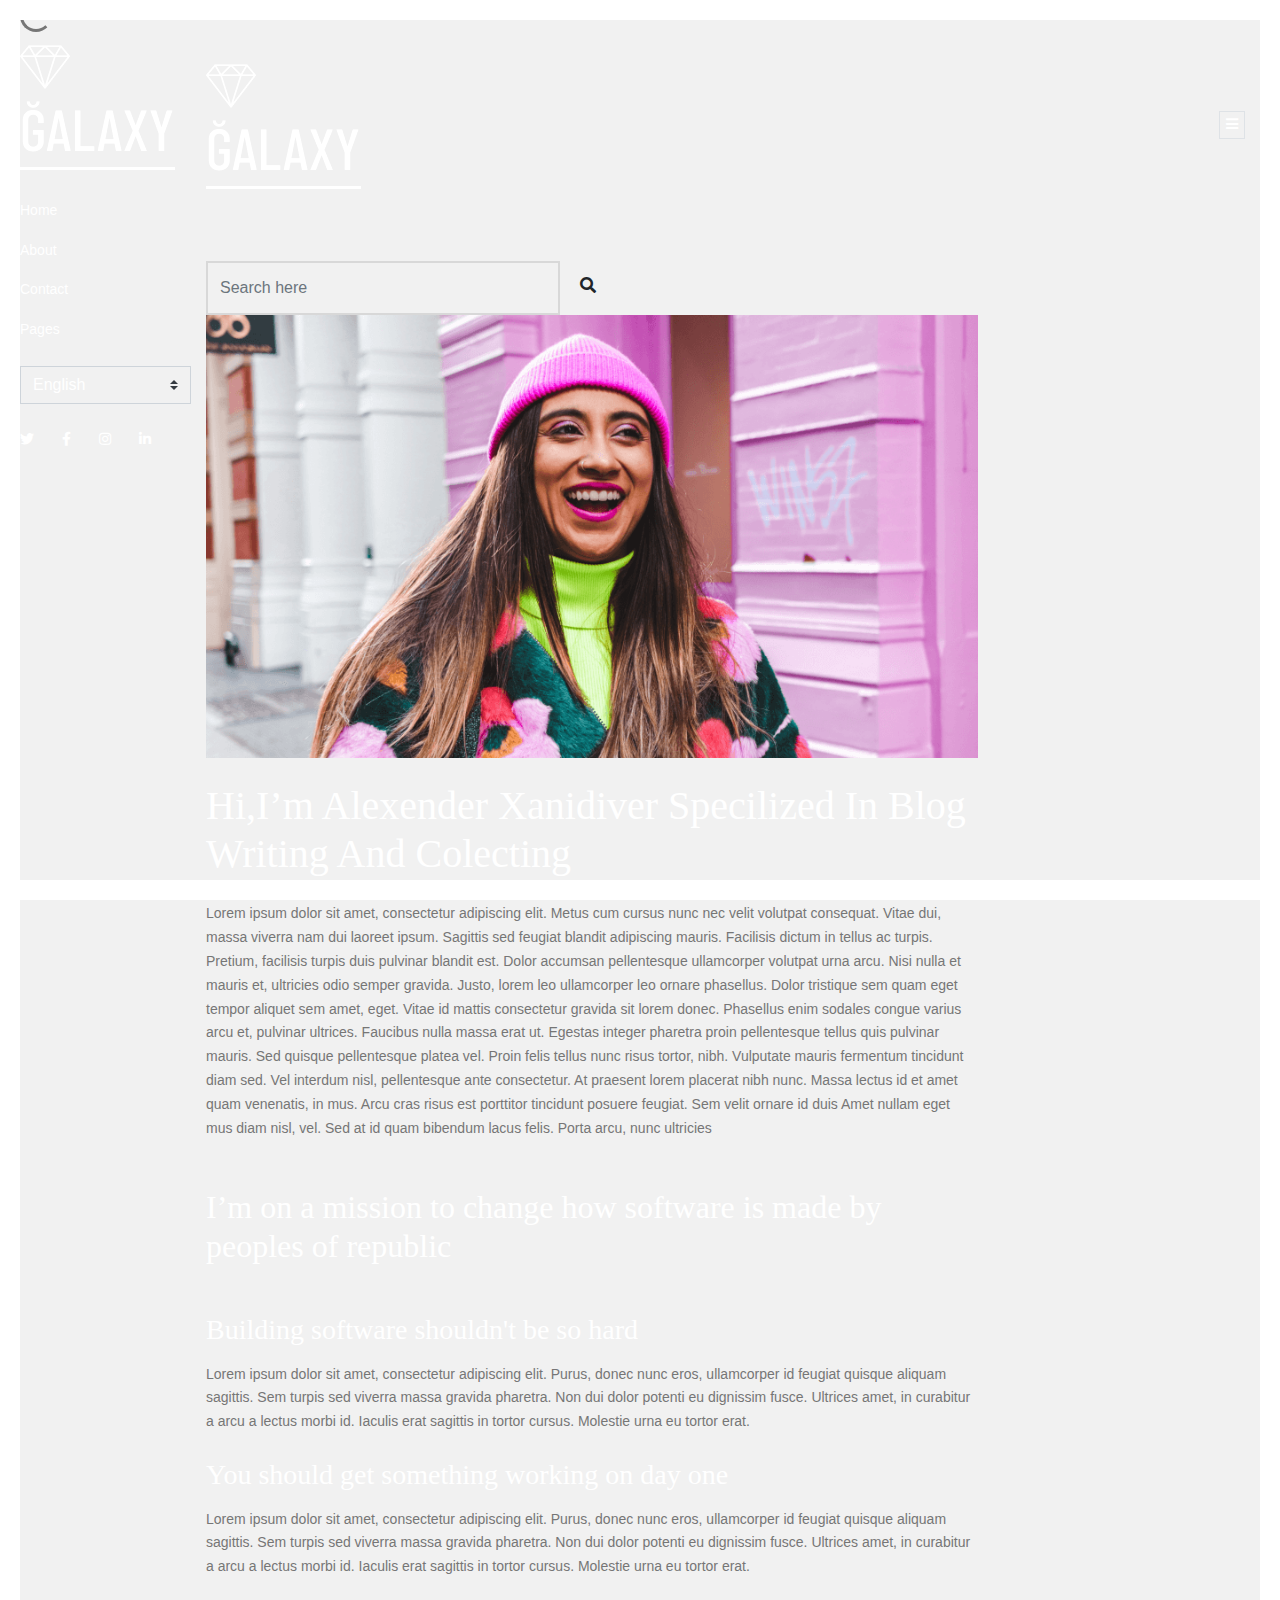
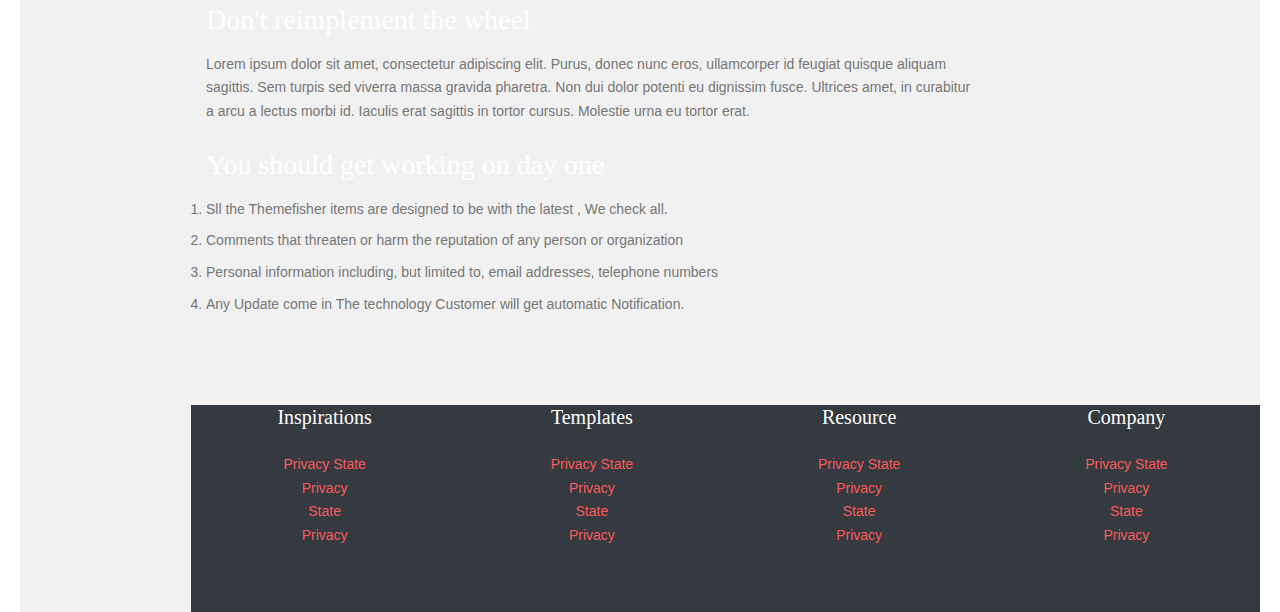
<file: about.html>
<!DOCTYPE html>

<!--
 // WEBSITE: https://themefisher.com
 // TWITTER: https://twitter.com/themefisher
 // FACEBOOK: https://www.facebook.com/themefisher
 // GITHUB: https://github.com/themefisher/
-->

<html>
<head>
    <meta charset="utf-8">
    <title>Galaxy - Personal Blog Template</title>

    <!-- mobile responsive meta -->
    <meta name="viewport" content="width=device-width, initial-scale=1">
    <meta name="viewport" content="width=device-width, initial-scale=1, maximum-scale=1">

    <!-- ** Plugins Needed for the Project ** -->
    <!-- Bootstrap -->
    <link rel="stylesheet" href="plugins/bootstrap/bootstrap.min.css">
    <link rel="stylesheet" href="plugins/fontawesome/css/all.css">

    <!-- Main Stylesheet -->
    <link href="css/style.css" rel="stylesheet">

    <!--Favicon-->
    <link rel="shortcut icon" href="images/favicon.png" type="image/x-icon">
    <link rel="icon" href="images/favicon.png" type="image/x-icon">

</head>
<body>
    <!-- START preloader-wrapper -->
    <div class="preloader-wrapper">
        <div class="preloader-inner">
            <div class="spinner-border text-red"></div>
        </div>
    </div>
    <!-- END preloader-wrapper -->
    
    <!-- START main-wrapper -->
    <section class="d-flex">
  
<!-- start of sidenav -->
<aside><div class="sidenav position-sticky d-flex flex-column justify-content-between">
    <a class="navbar-brand" href="index.html" class="logo">
        <img src="images/logo.png" alt="">
    </a>
    <!-- end of navbar-brand -->

    <div class="navbar navbar-dark my-4 p-0 font-primary">
        <ul class="navbar-nav w-100">
            <li class="nav-item ">
                <a class="nav-link text-white px-0 pt-0" href="index.html">Home</a>
            </li>
            <li class="nav-item active">
                <a class="nav-link text-white px-0" href="about.html">About</a>
            </li>
            <li class="nav-item ">
                <a class="nav-link text-white px-0" href="contact.html">Contact</a>
            </li>
            <li class="nav-item  accordion">
                <div id="drop-menu" class="drop-menu collapse">
                    <a class="d-block " href="index-2.html">Home 2</a>
                    <a class="d-block " href="category.html">Category</a>
                    <a class="d-block " href="post-details.html">Post Details</a>
                    <a class="d-block " href="privacy.html">Privacy &amp; Policy</a>
                </div>
                <a class="nav-link text-white" href="#!" role="button" data-toggle="collapse" data-target="#drop-menu" aria-expanded="false" aria-controls="drop-menu">Pages</a>
            </li>
            <li class="nav-item mt-3">
                <select class="custom-select bg-transparent rounded-0 text-white shadow-none" id="pick-lang">
                    <option selected value="en">English</option>
                    <option value="fr">French</option>
                </select>
            </li>
        </ul>
    </div>
    <!-- end of navbar -->

    <ul class="list-inline nml-2">
        <li class="list-inline-item">
            <a href="#!" class="text-white text-red-onHover pr-2">
                <span class="fab fa-twitter"></span>
            </a>
        </li>
        <li class="list-inline-item">
            <a href="#!" class="text-white text-red-onHover p-2">
                <span class="fab fa-facebook-f"></span>
            </a>
        </li>
        <li class="list-inline-item">
            <a href="#!" class="text-white text-red-onHover p-2">
                <span class="fab fa-instagram"></span>
            </a>
        </li>
        <li class="list-inline-item">
            <a href="#!" class="text-white text-red-onHover p-2">
                <span class="fab fa-linkedin-in"></span>
            </a>
        </li>
    </ul>
    <!-- end of social-links -->
</div></aside>
<!-- end of sidenav -->
    <div class="main-content">
        <!-- start of mobile-nav -->
<header class="mobile-nav pt-4">
    <div class="container">
        <div class="row align-items-center">
            <div class="col-6">
                <a href="index.html">
                    <img src="images/logo.png" alt="">
                </a>
            </div>
            <div class="col-6 text-right">
                <button class="nav-toggle bg-transparent border text-white">
                    <span class="fas fa-bars"></span>
                </button>
            </div>
        </div>
    </div>
</header>
<div class="nav-toggle-overlay"></div>
<!-- end of mobile-nav -->
        <div class="container py-4 my-5">
            <div class="row">
    <div class="col-lg-5 col-md-8">
        <form class="search-form" action="#">
            <div class="input-group">
                <input type="search" class="form-control bg-transparent shadow-none rounded-0" placeholder="Search here">
                <div class="input-group-append">
                    <button class="btn" type="submit">
                        <span class="fas fa-search"></span>
                    </button>
                </div>
            </div>
        </form>
    </div>
</div>
            <div class="row">
                <div class="col-md-9">
                    <img class="img-fluid" src="images/author.png" alt="">
                    <h1 class="text-white add-letter-space my-4">Hi,I’m Alexender Xanidiver Specilized In Blog Writing And Colecting</h1>
                    <p>Lorem ipsum dolor sit amet, consectetur adipiscing elit. Metus cum cursus nunc nec velit volutpat consequat. Vitae dui, massa viverra nam dui laoreet ipsum. Sagittis sed feugiat blandit adipiscing mauris. Facilisis dictum in tellus ac turpis. Pretium, facilisis turpis duis pulvinar blandit est. Dolor accumsan pellentesque ullamcorper volutpat urna arcu. Nisi nulla et mauris et, ultricies odio semper gravida. Justo, lorem leo ullamcorper leo ornare phasellus. Dolor tristique sem quam eget tempor aliquet sem amet, eget. Vitae id mattis consectetur gravida sit lorem donec. Phasellus enim sodales congue varius arcu et, pulvinar ultrices. Faucibus nulla massa erat ut. Egestas integer pharetra proin pellentesque tellus quis pulvinar mauris. Sed quisque pellentesque platea vel. Proin felis tellus nunc risus tortor, nibh. Vulputate mauris fermentum tincidunt diam sed. Vel interdum nisl, pellentesque ante consectetur. At praesent lorem placerat nibh nunc. Massa lectus id et amet quam venenatis, in mus. Arcu cras risus est porttitor tincidunt posuere feugiat. Sem velit ornare id duis Amet nullam eget mus diam nisl, vel. Sed at id quam bibendum lacus felis. Porta arcu, nunc ultricies</p>
                    <h2 class="text-white add-letter-space my-5">I’m on a mission to change how software is made by peoples of republic</h2>
                    <ul class="list-unstyled">
                        <li class="bullet-list-item mb-4">
                            <h3 class="text-white mb-3 add-letter-space">Building software shouldn't be so hard</h3>
                            <p>Lorem ipsum dolor sit amet, consectetur adipiscing elit. Purus, donec nunc eros, ullamcorper id feugiat quisque aliquam sagittis. Sem turpis sed viverra massa gravida pharetra. Non dui dolor potenti eu dignissim fusce. Ultrices amet, in curabitur a arcu a lectus morbi id. Iaculis erat sagittis in tortor cursus. Molestie urna eu tortor erat.</p>
                        </li>
                        <li class="bullet-list-item mb-4">
                            <h3 class="text-white mb-3 add-letter-space">You should get something working on day one</h3>
                            <p>Lorem ipsum dolor sit amet, consectetur adipiscing elit. Purus, donec nunc eros, ullamcorper id feugiat quisque aliquam sagittis. Sem turpis sed viverra massa gravida pharetra. Non dui dolor potenti eu dignissim fusce. Ultrices amet, in curabitur a arcu a lectus morbi id. Iaculis erat sagittis in tortor cursus. Molestie urna eu tortor erat.</p>
                        </li>
                        <li class="bullet-list-item mb-4">
                            <h3 class="text-white mb-3 add-letter-space">Don't reimplement the wheel</h3>
                            <p>Lorem ipsum dolor sit amet, consectetur adipiscing elit. Purus, donec nunc eros, ullamcorper id feugiat quisque aliquam sagittis. Sem turpis sed viverra massa gravida pharetra. Non dui dolor potenti eu dignissim fusce. Ultrices amet, in curabitur a arcu a lectus morbi id. Iaculis erat sagittis in tortor cursus. Molestie urna eu tortor erat.</p>
                        </li>
                        <li class="bullet-list-item">
                            <h3 class="text-white mb-3 add-letter-space">You should get  working on day one</h3>
                            <ol class="pl-0">
                                <li class="mb-2">Sll the Themefisher items are designed to be with the latest , We check all.</li>
                                <li class="mb-2">Comments that threaten or harm the reputation of any person or organization</li>
                                <li class="mb-2">Personal information including, but  limited to, email addresses, telephone numbers</li>
                                <li>Any Update come in The technology  Customer will get automatic  Notification.</li>
                            </ol>
                        </li>
                    </ul>
                </div>
            </div>
        </div>

        <!-- start of footer -->
<footer class="bg-dark">
    <div class="container">
        <div class="row text-center">
            <div class="col-lg-3 col-sm-6 mb-5">
                <h5 class="font-primary text-white mb-4">Inspirations</h5>
                <ul class="list-unstyled">
                    <li><a href="#!">Privacy State</a></li>
                    <li><a href="#!">Privacy</a></li>
                    <li><a href="#!">State</a></li>
                    <li><a href="#!">Privacy</a></li>
                </ul>
            </div>
            <div class="col-lg-3 col-sm-6 mb-5">
                <h5 class="font-primary text-white mb-4">Templates</h5>
                <ul class="list-unstyled">
                    <li><a href="#!">Privacy State</a></li>
                    <li><a href="#!">Privacy</a></li>
                    <li><a href="#!">State</a></li>
                    <li><a href="#!">Privacy</a></li>
                </ul>
            </div>
            <div class="col-lg-3 col-sm-6 mb-5">
                <h5 class="font-primary text-white mb-4">Resource</h5>
                <ul class="list-unstyled">
                    <li><a href="#!">Privacy State</a></li>
                    <li><a href="#!">Privacy</a></li>
                    <li><a href="#!">State</a></li>
                    <li><a href="#!">Privacy</a></li>
                </ul>
            </div>
            <div class="col-lg-3 col-sm-6 mb-5">
                <h5 class="font-primary text-white mb-4">Company</h5>
                <ul class="list-unstyled">
                    <li><a href="#!">Privacy State</a></li>
                    <li><a href="#!">Privacy</a></li>
                    <li><a href="#!">State</a></li>
                    <li><a href="#!">Privacy</a></li>
                </ul>
            </div>
        </div>
    </div>
</footer>
<!-- end of footer -->
    </div>

    </section>
    <!-- END main-wrapper -->

    <!-- All JS Files -->
    <script src="plugins/jQuery/jquery.min.js"></script>
    <script src="plugins/bootstrap/bootstrap.min.js"></script>

    <!-- Main Script -->
    <script src="js/script.js"></script>
</body>
</html>
</file>
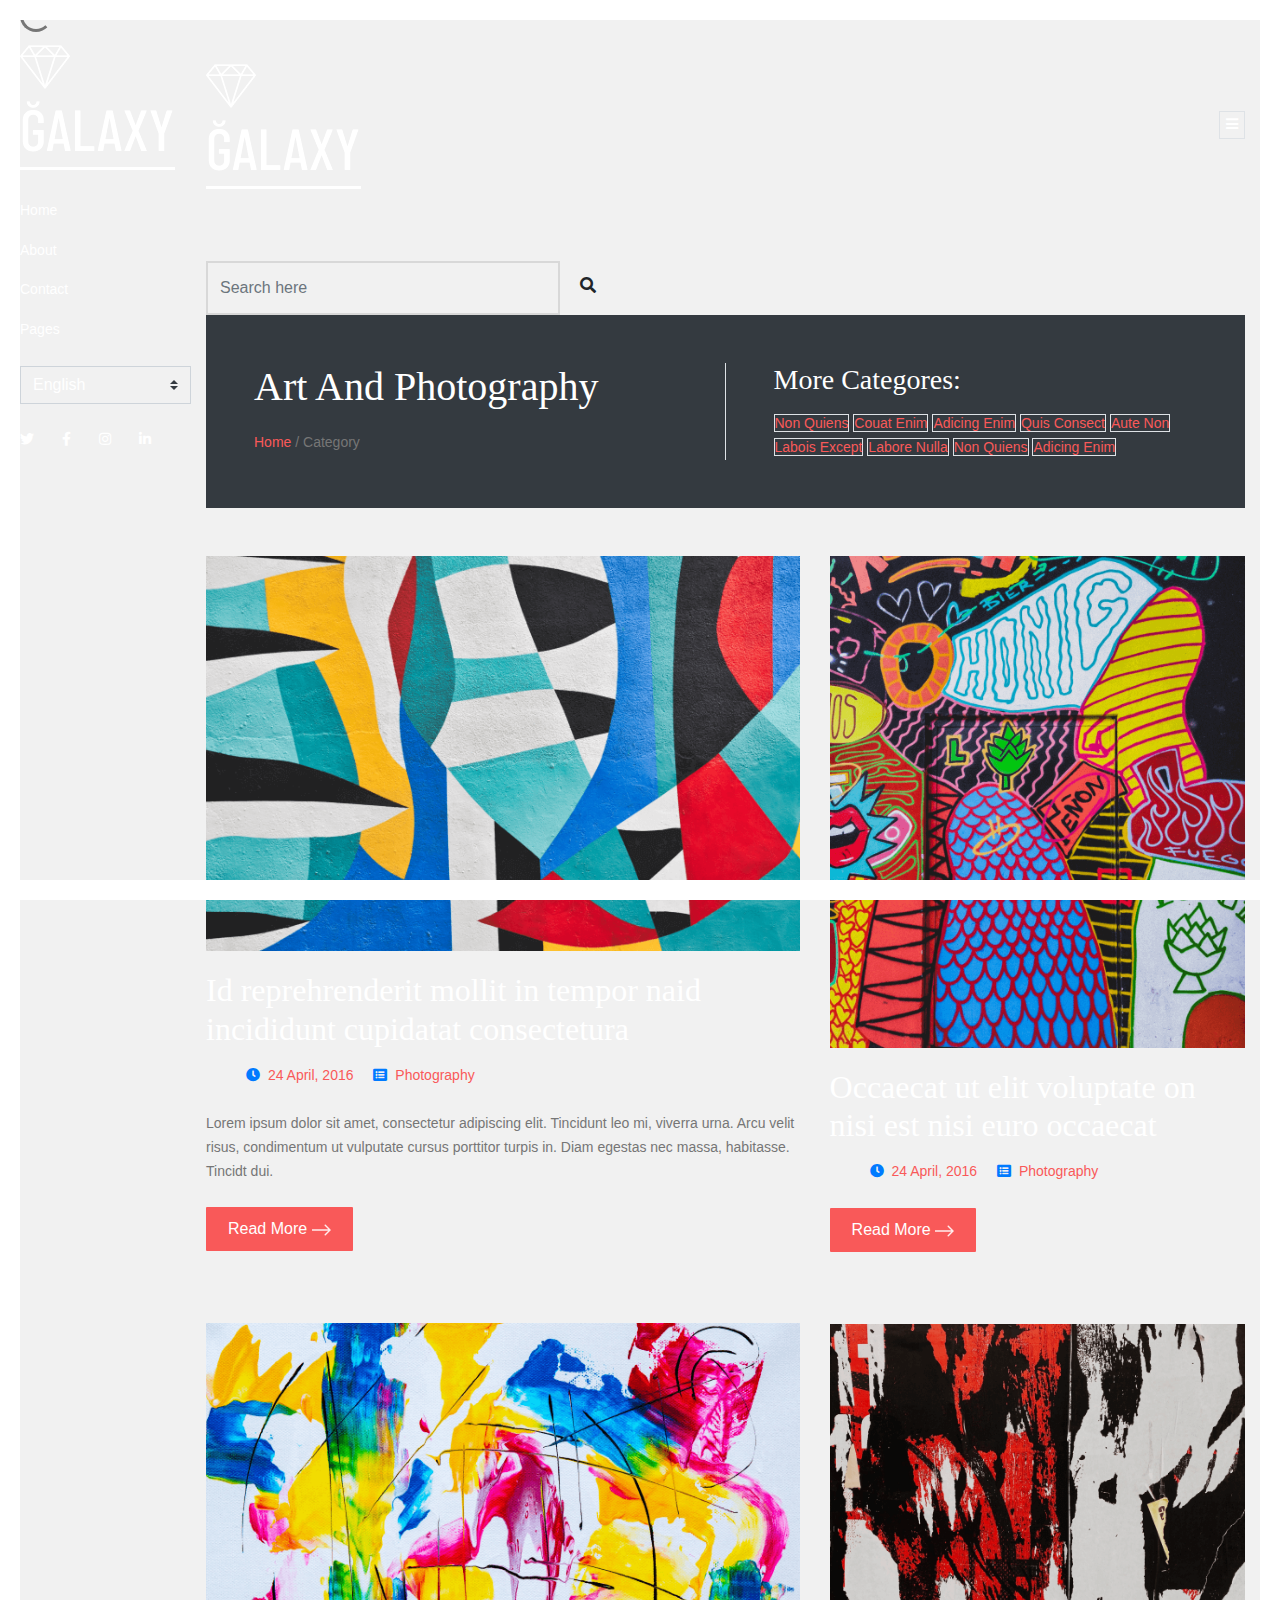
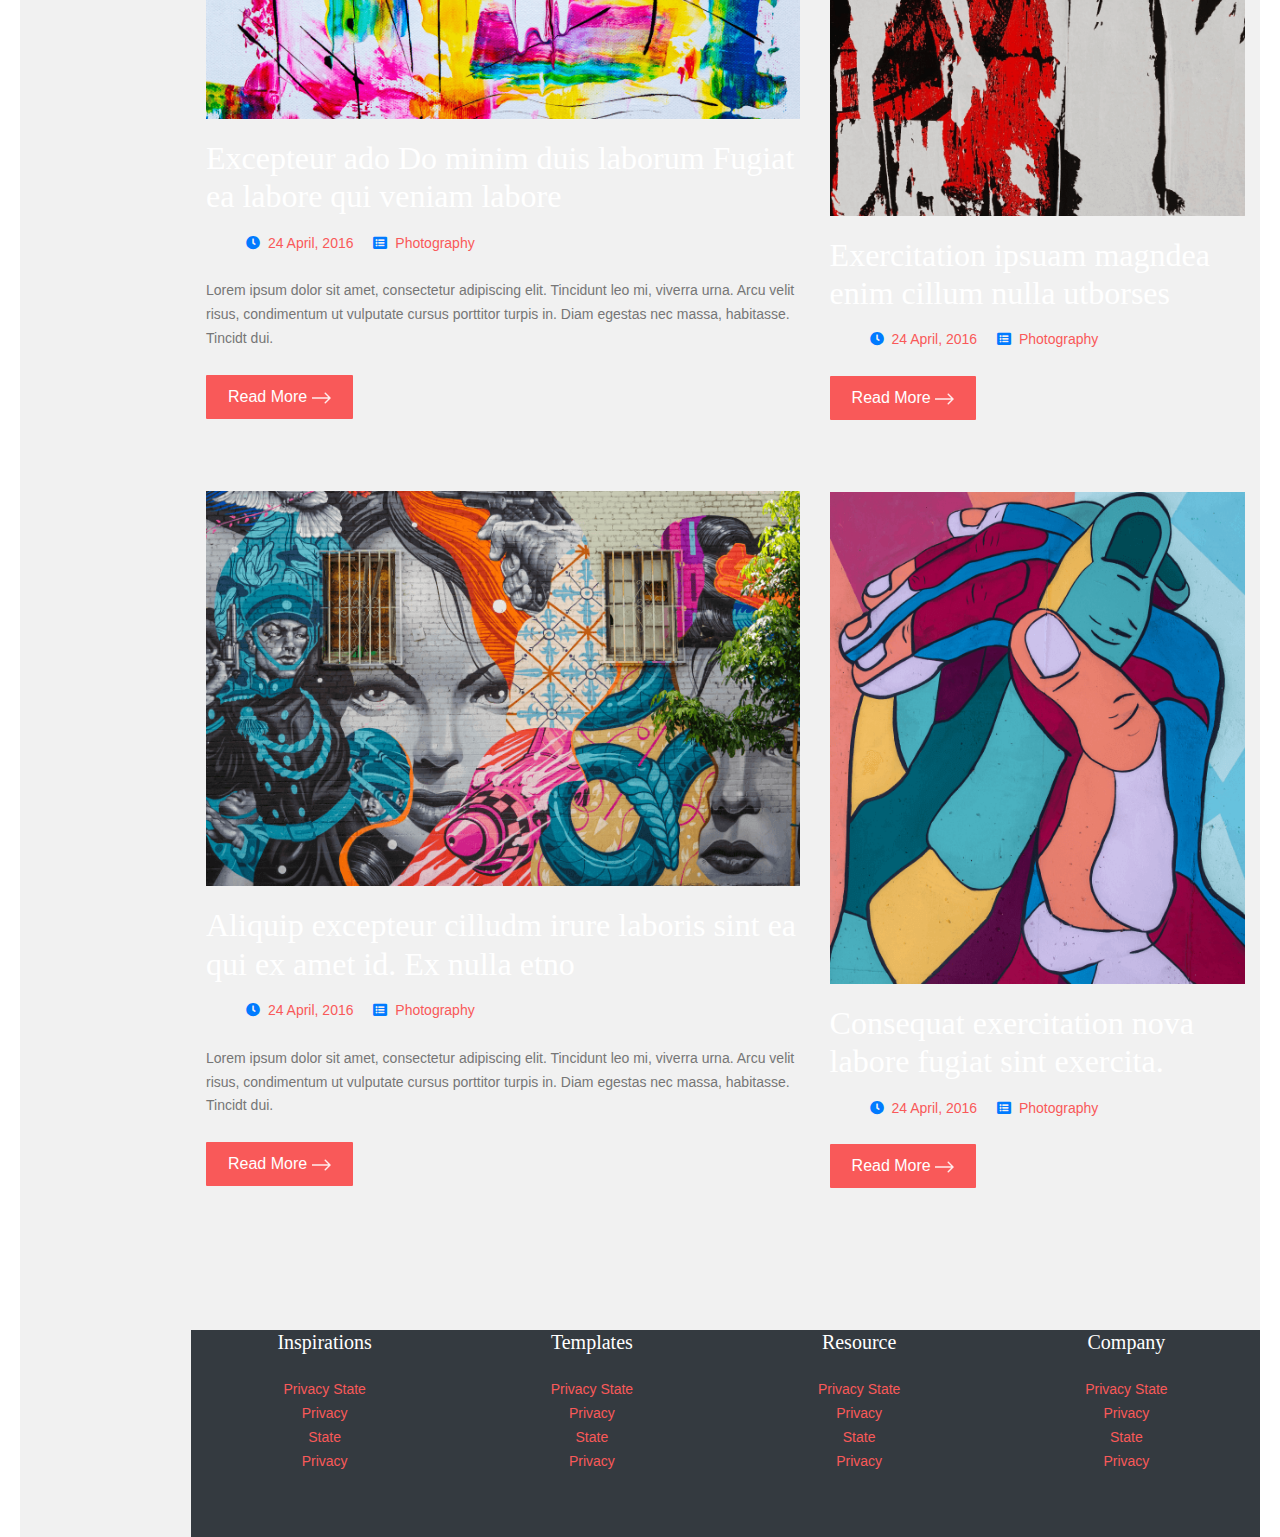
<file: category.html>
<!DOCTYPE html>

<!--
 // WEBSITE: https://themefisher.com
 // TWITTER: https://twitter.com/themefisher
 // FACEBOOK: https://www.facebook.com/themefisher
 // GITHUB: https://github.com/themefisher/
-->

<html>
<head>
    <meta charset="utf-8">
    <title>Galaxy - Personal Blog Template</title>

    <!-- mobile responsive meta -->
    <meta name="viewport" content="width=device-width, initial-scale=1">
    <meta name="viewport" content="width=device-width, initial-scale=1, maximum-scale=1">

    <!-- ** Plugins Needed for the Project ** -->
    <!-- Bootstrap -->
    <link rel="stylesheet" href="plugins/bootstrap/bootstrap.min.css">
    <link rel="stylesheet" href="plugins/fontawesome/css/all.css">

    <!-- Main Stylesheet -->
    <link href="css/style.css" rel="stylesheet">

    <!--Favicon-->
    <link rel="shortcut icon" href="images/favicon.png" type="image/x-icon">
    <link rel="icon" href="images/favicon.png" type="image/x-icon">

</head>
<body>
    <!-- START preloader-wrapper -->
    <div class="preloader-wrapper">
        <div class="preloader-inner">
            <div class="spinner-border text-red"></div>
        </div>
    </div>
    <!-- END preloader-wrapper -->
    
    <!-- START main-wrapper -->
    <section class="d-flex">
  
<!-- start of sidenav -->
<aside><div class="sidenav position-sticky d-flex flex-column justify-content-between">
    <a class="navbar-brand" href="index.html" class="logo">
        <img src="images/logo.png" alt="">
    </a>
    <!-- end of navbar-brand -->

    <div class="navbar navbar-dark my-4 p-0 font-primary">
        <ul class="navbar-nav w-100">
            <li class="nav-item ">
                <a class="nav-link text-white px-0 pt-0" href="index.html">Home</a>
            </li>
            <li class="nav-item ">
                <a class="nav-link text-white px-0" href="about.html">About</a>
            </li>
            <li class="nav-item ">
                <a class="nav-link text-white px-0" href="contact.html">Contact</a>
            </li>
            <li class="nav-item active accordion">
                <div id="drop-menu" class="drop-menu collapse">
                    <a class="d-block " href="index-2.html">Home 2</a>
                    <a class="d-block active" href="category.html">Category</a>
                    <a class="d-block " href="post-details.html">Post Details</a>
                    <a class="d-block " href="privacy.html">Privacy &amp; Policy</a>
                </div>
                <a class="nav-link text-white" href="#!" role="button" data-toggle="collapse" data-target="#drop-menu" aria-expanded="false" aria-controls="drop-menu">Pages</a>
            </li>
            <li class="nav-item mt-3">
                <select class="custom-select bg-transparent rounded-0 text-white shadow-none" id="pick-lang">
                    <option selected value="en">English</option>
                    <option value="fr">French</option>
                </select>
            </li>
        </ul>
    </div>
    <!-- end of navbar -->

    <ul class="list-inline nml-2">
        <li class="list-inline-item">
            <a href="#!" class="text-white text-red-onHover pr-2">
                <span class="fab fa-twitter"></span>
            </a>
        </li>
        <li class="list-inline-item">
            <a href="#!" class="text-white text-red-onHover p-2">
                <span class="fab fa-facebook-f"></span>
            </a>
        </li>
        <li class="list-inline-item">
            <a href="#!" class="text-white text-red-onHover p-2">
                <span class="fab fa-instagram"></span>
            </a>
        </li>
        <li class="list-inline-item">
            <a href="#!" class="text-white text-red-onHover p-2">
                <span class="fab fa-linkedin-in"></span>
            </a>
        </li>
    </ul>
    <!-- end of social-links -->
</div></aside>
<!-- end of sidenav -->
    <div class="main-content">
        <!-- start of mobile-nav -->
<header class="mobile-nav pt-4">
    <div class="container">
        <div class="row align-items-center">
            <div class="col-6">
                <a href="index.html">
                    <img src="images/logo.png" alt="">
                </a>
            </div>
            <div class="col-6 text-right">
                <button class="nav-toggle bg-transparent border text-white">
                    <span class="fas fa-bars"></span>
                </button>
            </div>
        </div>
    </div>
</header>
<div class="nav-toggle-overlay"></div>
<!-- end of mobile-nav -->

        <div class="container py-4 my-5">
            <div class="row">
    <div class="col-lg-5 col-md-8">
        <form class="search-form" action="#">
            <div class="input-group">
                <input type="search" class="form-control bg-transparent shadow-none rounded-0" placeholder="Search here">
                <div class="input-group-append">
                    <button class="btn" type="submit">
                        <span class="fas fa-search"></span>
                    </button>
                </div>
            </div>
        </form>
    </div>
</div>
            
            <div class="row">
                <div class="col-12">
                    <div class="bg-dark p-5 mb-5">
                        <div class="row no-gutters">
                            <div class="col-xl-6 border-right border-lg-0 pr-0 pr-xl-5">
                                <h1 class="text-white add-letter-space">Art And Photography</h1>
                                <div class="breadcrumb-wrap mt-3">
                                    <a href="index.html">Home</a>
                                    <span>/</span>
                                    <span>Category</span>
                                </div>
                            </div>
                            <div class="col-xl-6 pl-0 pl-xl-5 mt-4 mt-xl-0">
                                <div class="categores-links text-capitalize">
                                    <h3 class="text-white add-letter-space mb-3">More Categores:</h3>
                                    <a class="border" href="#!">non quiens</a>
                                    <a class="border" href="#!">couat enim</a>
                                    <a class="border" href="#!">adicing enim</a>
                                    <a class="border" href="#!">quis consect</a>
                                    <a class="border" href="#!">aute non</a>
                                    <a class="border" href="#!">labois except</a>
                                    <a class="border" href="#!">labore nulla</a>
                                    <a class="border" href="#!">non quiens</a>
                                    <a class="border" href="#!">adicing enim</a>
                                </div>
                            </div>
                        </div>
                    </div>
                </div>
            </div>

            <div class="row justify-content-between">
    <div class="col-lg-7">
        <div class="card post-item bg-transparent border-0 mb-5">
            <a href="post-details.html">
                <img class="card-img-top rounded-0" src="images/post/post-lg/01.png" alt="">
            </a>
            <div class="card-body px-0">
                <h2 class="card-title">
                    <a class="text-white opacity-75-onHover" href="post-details.html">Id reprehrenderit mollit in tempor naid incididunt cupidatat consectetura</a>
                </h2>
                <ul class="post-meta mt-3">
                    <li class="d-inline-block mr-3">
                        <span class="fas fa-clock text-primary"></span>
                        <a class="ml-1" href="#">24 April, 2016</a>
                    </li>
                    <li class="d-inline-block">
                        <span class="fas fa-list-alt text-primary"></span>
                        <a class="ml-1" href="#">Photography</a>
                    </li>
                </ul>
                <p class="card-text my-4">Lorem ipsum dolor sit amet, consectetur adipiscing elit. Tincidunt leo mi, viverra urna. Arcu velit risus, condimentum ut vulputate cursus porttitor turpis in. Diam egestas nec massa, habitasse. Tincidt dui.</p>
                <a href="post-details.html" class="btn btn-primary">Read More <img src="images/arrow-right.png" alt=""></a>
            </div>
        </div>
        <!-- end of post-item -->
        
        <div class="card post-item bg-transparent border-0 mb-5">
            <a href="post-details.html">
                <img class="card-img-top rounded-0" src="images/post/post-lg/02.png" alt="">
            </a>
            <div class="card-body px-0">
                <h2 class="card-title">
                    <a class="text-white opacity-75-onHover" href="post-details.html">Excepteur ado Do minim duis laborum Fugiat ea labore qui veniam labore</a>
                </h2>
                <ul class="post-meta mt-3">
                    <li class="d-inline-block mr-3">
                        <span class="fas fa-clock text-primary"></span>
                        <a class="ml-1" href="#">24 April, 2016</a>
                    </li>
                    <li class="d-inline-block">
                        <span class="fas fa-list-alt text-primary"></span>
                        <a class="ml-1" href="#">Photography</a>
                    </li>
                </ul>
                <p class="card-text my-4">Lorem ipsum dolor sit amet, consectetur adipiscing elit. Tincidunt leo mi, viverra urna. Arcu velit risus, condimentum ut vulputate cursus porttitor turpis in. Diam egestas nec massa, habitasse. Tincidt dui.</p>
                <a href="post-details.html" class="btn btn-primary">Read More <img src="images/arrow-right.png" alt=""></a>
            </div>
        </div>
        <!-- end of post-item -->
        
        <div class="card post-item bg-transparent border-0 mb-5">
            <a href="post-details.html">
                <img class="card-img-top rounded-0" src="images/post/post-lg/03.png" alt="">
            </a>
            <div class="card-body px-0">
                <h2 class="card-title">
                    <a class="text-white opacity-75-onHover" href="post-details.html">Aliquip excepteur cilludm irure laboris sint ea qui ex amet id. Ex nulla etno</a>
                </h2>
                <ul class="post-meta mt-3">
                    <li class="d-inline-block mr-3">
                        <span class="fas fa-clock text-primary"></span>
                        <a class="ml-1" href="#">24 April, 2016</a>
                    </li>
                    <li class="d-inline-block">
                        <span class="fas fa-list-alt text-primary"></span>
                        <a class="ml-1" href="#">Photography</a>
                    </li>
                </ul>
                <p class="card-text my-4">Lorem ipsum dolor sit amet, consectetur adipiscing elit. Tincidunt leo mi, viverra urna. Arcu velit risus, condimentum ut vulputate cursus porttitor turpis in. Diam egestas nec massa, habitasse. Tincidt dui.</p>
                <a href="post-details.html" class="btn btn-primary">Read More <img src="images/arrow-right.png" alt=""></a>
            </div>
        </div>
        <!-- end of post-item -->
    </div>
    <div class="col-lg-5">
        <div class="card post-item bg-transparent border-0 mb-5">
            <a href="post-details.html">
                <img class="card-img-top rounded-0" src="images/post/post-md/01.png" alt="">
            </a>
            <div class="card-body px-0">
                <h2 class="card-title">
                    <a class="text-white opacity-75-onHover" href="post-details.html">Occaecat ut elit voluptate on nisi est nisi euro occaecat</a>
                </h2>
                <ul class="post-meta mt-3 mb-4">
                    <li class="d-inline-block mr-3">
                        <span class="fas fa-clock text-primary"></span>
                        <a class="ml-1" href="#">24 April, 2016</a>
                    </li>
                    <li class="d-inline-block">
                        <span class="fas fa-list-alt text-primary"></span>
                        <a class="ml-1" href="#">Photography</a>
                    </li>
                </ul>
                <a href="post-details.html" class="btn btn-primary">Read More <img src="images/arrow-right.png" alt=""></a>
            </div>
        </div>
        <!-- end of widget-post-item -->
        <div class="card post-item bg-transparent border-0 mb-5">
            <a href="post-details.html">
                <img class="card-img-top rounded-0" src="images/post/post-md/02.png" alt="">
            </a>
            <div class="card-body px-0">
                <h2 class="card-title">
                    <a class="text-white opacity-75-onHover" href="post-details.html">Exercitation ipsuam magndea enim cillum nulla utborses</a>
                </h2>
                <ul class="post-meta mt-3 mb-4">
                    <li class="d-inline-block mr-3">
                        <span class="fas fa-clock text-primary"></span>
                        <a class="ml-1" href="#">24 April, 2016</a>
                    </li>
                    <li class="d-inline-block">
                        <span class="fas fa-list-alt text-primary"></span>
                        <a class="ml-1" href="#">Photography</a>
                    </li>
                </ul>
                <a href="post-details.html" class="btn btn-primary">Read More <img src="images/arrow-right.png" alt=""></a>
            </div>
        </div>
        <!-- end of widget-post-item -->
        <div class="card post-item bg-transparent border-0">
            <a href="post-details.html">
                <img class="card-img-top rounded-0" src="images/post/post-md/03.png" alt="">
            </a>
            <div class="card-body px-0">
                <h2 class="card-title">
                    <a class="text-white opacity-75-onHover" href="post-details.html">Consequat exercitation nova labore fugiat sint exercita.</a>
                </h2>
                <ul class="post-meta mt-3 mb-4">
                    <li class="d-inline-block mr-3">
                        <span class="fas fa-clock text-primary"></span>
                        <a class="ml-1" href="#">24 April, 2016</a>
                    </li>
                    <li class="d-inline-block">
                        <span class="fas fa-list-alt text-primary"></span>
                        <a class="ml-1" href="#">Photography</a>
                    </li>
                </ul>
                <a href="post-details.html" class="btn btn-primary">Read More <img src="images/arrow-right.png" alt=""></a>
            </div>
        </div>
        <!-- end of widget-post-item -->
    </div>
</div>
        </div>

        <!-- start of footer -->
<footer class="bg-dark">
    <div class="container">
        <div class="row text-center">
            <div class="col-lg-3 col-sm-6 mb-5">
                <h5 class="font-primary text-white mb-4">Inspirations</h5>
                <ul class="list-unstyled">
                    <li><a href="#!">Privacy State</a></li>
                    <li><a href="#!">Privacy</a></li>
                    <li><a href="#!">State</a></li>
                    <li><a href="#!">Privacy</a></li>
                </ul>
            </div>
            <div class="col-lg-3 col-sm-6 mb-5">
                <h5 class="font-primary text-white mb-4">Templates</h5>
                <ul class="list-unstyled">
                    <li><a href="#!">Privacy State</a></li>
                    <li><a href="#!">Privacy</a></li>
                    <li><a href="#!">State</a></li>
                    <li><a href="#!">Privacy</a></li>
                </ul>
            </div>
            <div class="col-lg-3 col-sm-6 mb-5">
                <h5 class="font-primary text-white mb-4">Resource</h5>
                <ul class="list-unstyled">
                    <li><a href="#!">Privacy State</a></li>
                    <li><a href="#!">Privacy</a></li>
                    <li><a href="#!">State</a></li>
                    <li><a href="#!">Privacy</a></li>
                </ul>
            </div>
            <div class="col-lg-3 col-sm-6 mb-5">
                <h5 class="font-primary text-white mb-4">Company</h5>
                <ul class="list-unstyled">
                    <li><a href="#!">Privacy State</a></li>
                    <li><a href="#!">Privacy</a></li>
                    <li><a href="#!">State</a></li>
                    <li><a href="#!">Privacy</a></li>
                </ul>
            </div>
        </div>
    </div>
</footer>
<!-- end of footer -->
    </div>

    </section>
    <!-- END main-wrapper -->

    <!-- All JS Files -->
    <script src="plugins/jQuery/jquery.min.js"></script>
    <script src="plugins/bootstrap/bootstrap.min.js"></script>

    <!-- Main Script -->
    <script src="js/script.js"></script>
</body>
</html>
</file>
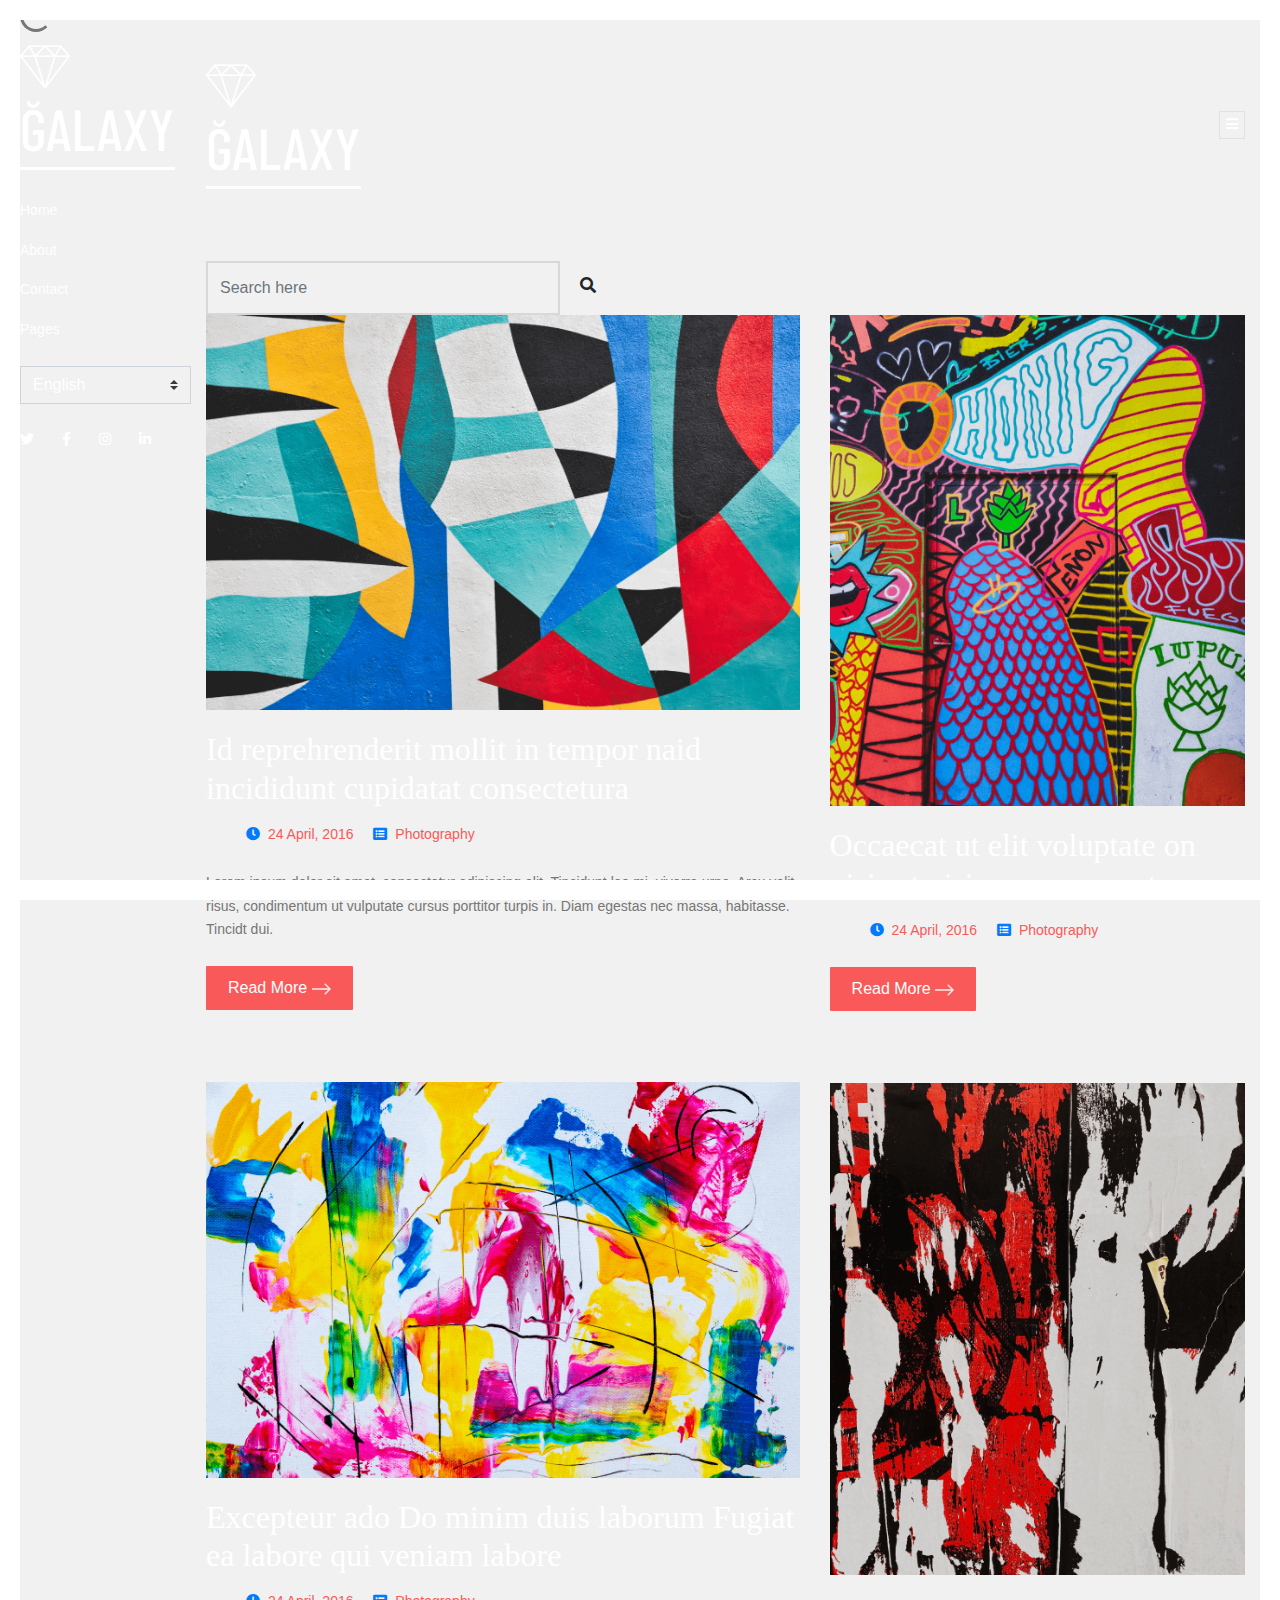
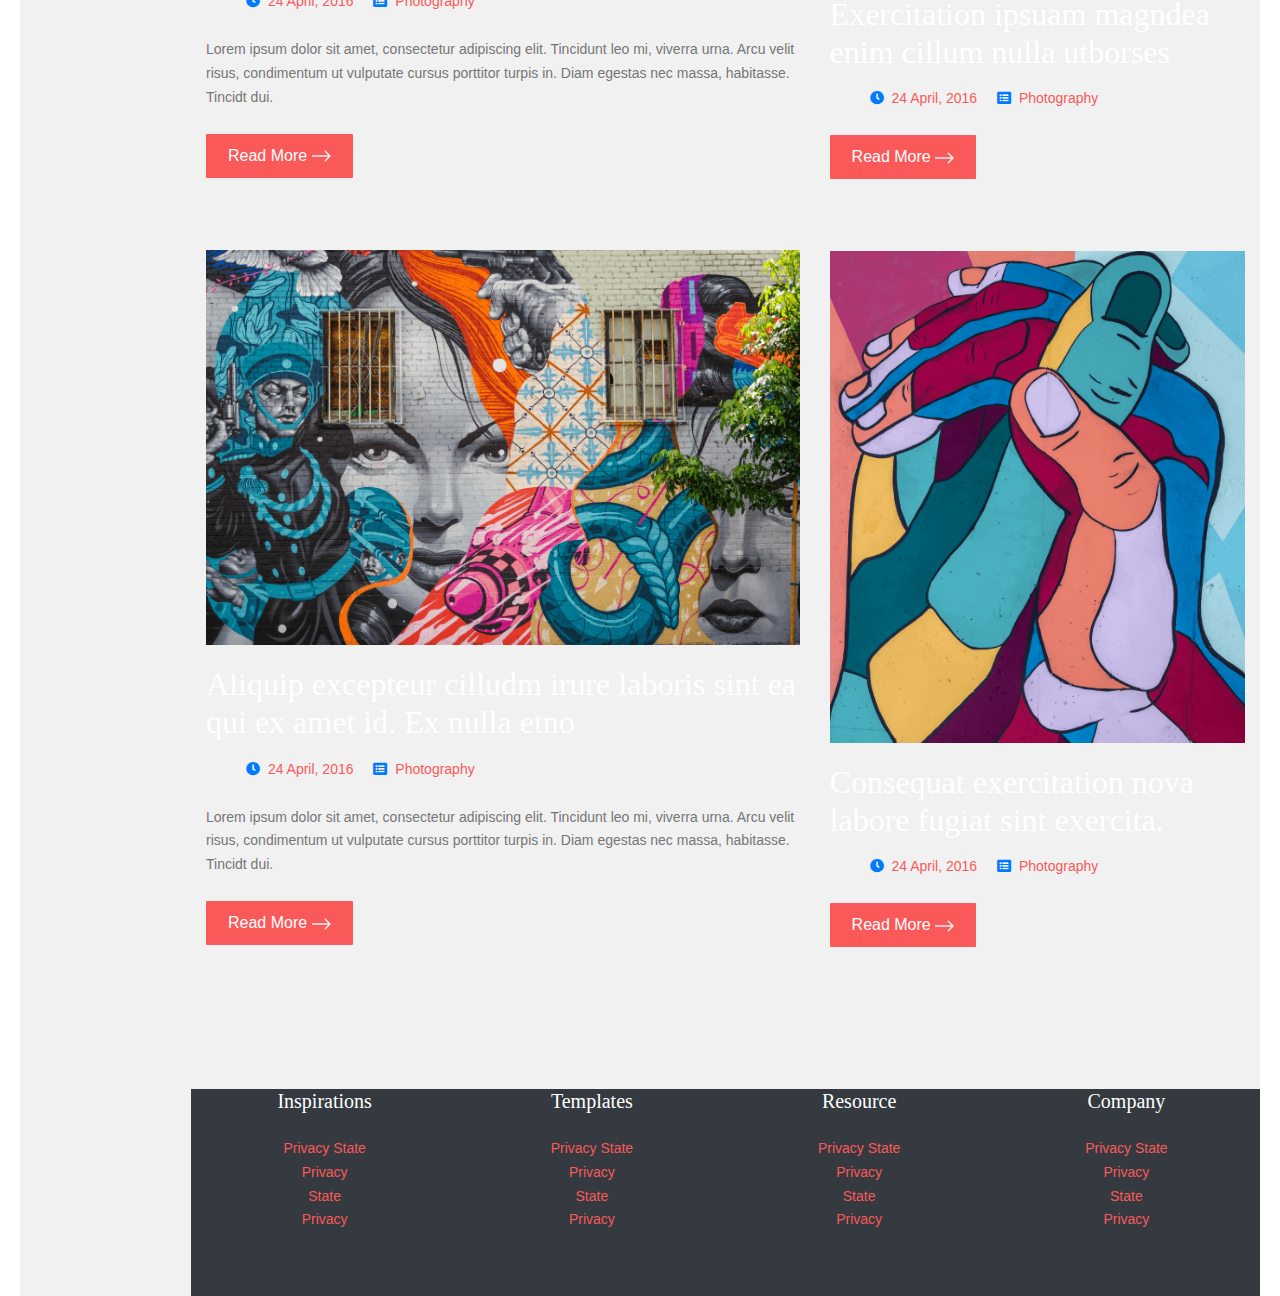
<file: index-2.html>
<!DOCTYPE html>

<!--
 // WEBSITE: https://themefisher.com
 // TWITTER: https://twitter.com/themefisher
 // FACEBOOK: https://www.facebook.com/themefisher
 // GITHUB: https://github.com/themefisher/
-->

<html>
<head>
    <meta charset="utf-8">
    <title>Galaxy - Personal Blog Template</title>

    <!-- mobile responsive meta -->
    <meta name="viewport" content="width=device-width, initial-scale=1">
    <meta name="viewport" content="width=device-width, initial-scale=1, maximum-scale=1">

    <!-- ** Plugins Needed for the Project ** -->
    <!-- Bootstrap -->
    <link rel="stylesheet" href="plugins/bootstrap/bootstrap.min.css">
    <link rel="stylesheet" href="plugins/fontawesome/css/all.css">

    <!-- Main Stylesheet -->
    <link href="css/style.css" rel="stylesheet">

    <!--Favicon-->
    <link rel="shortcut icon" href="images/favicon.png" type="image/x-icon">
    <link rel="icon" href="images/favicon.png" type="image/x-icon">

</head>
<body>
    <!-- START preloader-wrapper -->
    <div class="preloader-wrapper">
        <div class="preloader-inner">
            <div class="spinner-border text-red"></div>
        </div>
    </div>
    <!-- END preloader-wrapper -->
    
    <!-- START main-wrapper -->
    <section class="d-flex">
  
<!-- start of sidenav -->
<aside><div class="sidenav position-sticky d-flex flex-column justify-content-between">
    <a class="navbar-brand" href="index.html" class="logo">
        <img src="images/logo.png" alt="">
    </a>
    <!-- end of navbar-brand -->

    <div class="navbar navbar-dark my-4 p-0 font-primary">
        <ul class="navbar-nav w-100">
            <li class="nav-item ">
                <a class="nav-link text-white px-0 pt-0" href="index.html">Home</a>
            </li>
            <li class="nav-item ">
                <a class="nav-link text-white px-0" href="about.html">About</a>
            </li>
            <li class="nav-item ">
                <a class="nav-link text-white px-0" href="contact.html">Contact</a>
            </li>
            <li class="nav-item active accordion">
                <div id="drop-menu" class="drop-menu collapse">
                    <a class="d-block active" href="index-2.html">Home 2</a>
                    <a class="d-block " href="category.html">Category</a>
                    <a class="d-block " href="post-details.html">Post Details</a>
                    <a class="d-block " href="privacy.html">Privacy &amp; Policy</a>
                </div>
                <a class="nav-link text-white" href="#!" role="button" data-toggle="collapse" data-target="#drop-menu" aria-expanded="false" aria-controls="drop-menu">Pages</a>
            </li>
            <li class="nav-item mt-3">
                <select class="custom-select bg-transparent rounded-0 text-white shadow-none" id="pick-lang">
                    <option selected value="en">English</option>
                    <option value="fr">French</option>
                </select>
            </li>
        </ul>
    </div>
    <!-- end of navbar -->

    <ul class="list-inline nml-2">
        <li class="list-inline-item">
            <a href="#!" class="text-white text-red-onHover pr-2">
                <span class="fab fa-twitter"></span>
            </a>
        </li>
        <li class="list-inline-item">
            <a href="#!" class="text-white text-red-onHover p-2">
                <span class="fab fa-facebook-f"></span>
            </a>
        </li>
        <li class="list-inline-item">
            <a href="#!" class="text-white text-red-onHover p-2">
                <span class="fab fa-instagram"></span>
            </a>
        </li>
        <li class="list-inline-item">
            <a href="#!" class="text-white text-red-onHover p-2">
                <span class="fab fa-linkedin-in"></span>
            </a>
        </li>
    </ul>
    <!-- end of social-links -->
</div></aside>
<!-- end of sidenav -->
    <div class="main-content">
        <!-- start of mobile-nav -->
<header class="mobile-nav pt-4">
    <div class="container">
        <div class="row align-items-center">
            <div class="col-6">
                <a href="index.html">
                    <img src="images/logo.png" alt="">
                </a>
            </div>
            <div class="col-6 text-right">
                <button class="nav-toggle bg-transparent border text-white">
                    <span class="fas fa-bars"></span>
                </button>
            </div>
        </div>
    </div>
</header>
<div class="nav-toggle-overlay"></div>
<!-- end of mobile-nav -->

            <div class="container py-4 my-5">
                <div class="row">
    <div class="col-lg-5 col-md-8">
        <form class="search-form" action="#">
            <div class="input-group">
                <input type="search" class="form-control bg-transparent shadow-none rounded-0" placeholder="Search here">
                <div class="input-group-append">
                    <button class="btn" type="submit">
                        <span class="fas fa-search"></span>
                    </button>
                </div>
            </div>
        </form>
    </div>
</div>
                <div class="row justify-content-between">
    <div class="col-lg-7">
        <div class="card post-item bg-transparent border-0 mb-5">
            <a href="post-details.html">
                <img class="card-img-top rounded-0" src="images/post/post-lg/01.png" alt="">
            </a>
            <div class="card-body px-0">
                <h2 class="card-title">
                    <a class="text-white opacity-75-onHover" href="post-details.html">Id reprehrenderit mollit in tempor naid incididunt cupidatat consectetura</a>
                </h2>
                <ul class="post-meta mt-3">
                    <li class="d-inline-block mr-3">
                        <span class="fas fa-clock text-primary"></span>
                        <a class="ml-1" href="#">24 April, 2016</a>
                    </li>
                    <li class="d-inline-block">
                        <span class="fas fa-list-alt text-primary"></span>
                        <a class="ml-1" href="#">Photography</a>
                    </li>
                </ul>
                <p class="card-text my-4">Lorem ipsum dolor sit amet, consectetur adipiscing elit. Tincidunt leo mi, viverra urna. Arcu velit risus, condimentum ut vulputate cursus porttitor turpis in. Diam egestas nec massa, habitasse. Tincidt dui.</p>
                <a href="post-details.html" class="btn btn-primary">Read More <img src="images/arrow-right.png" alt=""></a>
            </div>
        </div>
        <!-- end of post-item -->
        
        <div class="card post-item bg-transparent border-0 mb-5">
            <a href="post-details.html">
                <img class="card-img-top rounded-0" src="images/post/post-lg/02.png" alt="">
            </a>
            <div class="card-body px-0">
                <h2 class="card-title">
                    <a class="text-white opacity-75-onHover" href="post-details.html">Excepteur ado Do minim duis laborum Fugiat ea labore qui veniam labore</a>
                </h2>
                <ul class="post-meta mt-3">
                    <li class="d-inline-block mr-3">
                        <span class="fas fa-clock text-primary"></span>
                        <a class="ml-1" href="#">24 April, 2016</a>
                    </li>
                    <li class="d-inline-block">
                        <span class="fas fa-list-alt text-primary"></span>
                        <a class="ml-1" href="#">Photography</a>
                    </li>
                </ul>
                <p class="card-text my-4">Lorem ipsum dolor sit amet, consectetur adipiscing elit. Tincidunt leo mi, viverra urna. Arcu velit risus, condimentum ut vulputate cursus porttitor turpis in. Diam egestas nec massa, habitasse. Tincidt dui.</p>
                <a href="post-details.html" class="btn btn-primary">Read More <img src="images/arrow-right.png" alt=""></a>
            </div>
        </div>
        <!-- end of post-item -->
        
        <div class="card post-item bg-transparent border-0 mb-5">
            <a href="post-details.html">
                <img class="card-img-top rounded-0" src="images/post/post-lg/03.png" alt="">
            </a>
            <div class="card-body px-0">
                <h2 class="card-title">
                    <a class="text-white opacity-75-onHover" href="post-details.html">Aliquip excepteur cilludm irure laboris sint ea qui ex amet id. Ex nulla etno</a>
                </h2>
                <ul class="post-meta mt-3">
                    <li class="d-inline-block mr-3">
                        <span class="fas fa-clock text-primary"></span>
                        <a class="ml-1" href="#">24 April, 2016</a>
                    </li>
                    <li class="d-inline-block">
                        <span class="fas fa-list-alt text-primary"></span>
                        <a class="ml-1" href="#">Photography</a>
                    </li>
                </ul>
                <p class="card-text my-4">Lorem ipsum dolor sit amet, consectetur adipiscing elit. Tincidunt leo mi, viverra urna. Arcu velit risus, condimentum ut vulputate cursus porttitor turpis in. Diam egestas nec massa, habitasse. Tincidt dui.</p>
                <a href="post-details.html" class="btn btn-primary">Read More <img src="images/arrow-right.png" alt=""></a>
            </div>
        </div>
        <!-- end of post-item -->
    </div>
    <div class="col-lg-5">
        <div class="card post-item bg-transparent border-0 mb-5">
            <a href="post-details.html">
                <img class="card-img-top rounded-0" src="images/post/post-md/01.png" alt="">
            </a>
            <div class="card-body px-0">
                <h2 class="card-title">
                    <a class="text-white opacity-75-onHover" href="post-details.html">Occaecat ut elit voluptate on nisi est nisi euro occaecat</a>
                </h2>
                <ul class="post-meta mt-3 mb-4">
                    <li class="d-inline-block mr-3">
                        <span class="fas fa-clock text-primary"></span>
                        <a class="ml-1" href="#">24 April, 2016</a>
                    </li>
                    <li class="d-inline-block">
                        <span class="fas fa-list-alt text-primary"></span>
                        <a class="ml-1" href="#">Photography</a>
                    </li>
                </ul>
                <a href="post-details.html" class="btn btn-primary">Read More <img src="images/arrow-right.png" alt=""></a>
            </div>
        </div>
        <!-- end of widget-post-item -->
        <div class="card post-item bg-transparent border-0 mb-5">
            <a href="post-details.html">
                <img class="card-img-top rounded-0" src="images/post/post-md/02.png" alt="">
            </a>
            <div class="card-body px-0">
                <h2 class="card-title">
                    <a class="text-white opacity-75-onHover" href="post-details.html">Exercitation ipsuam magndea enim cillum nulla utborses</a>
                </h2>
                <ul class="post-meta mt-3 mb-4">
                    <li class="d-inline-block mr-3">
                        <span class="fas fa-clock text-primary"></span>
                        <a class="ml-1" href="#">24 April, 2016</a>
                    </li>
                    <li class="d-inline-block">
                        <span class="fas fa-list-alt text-primary"></span>
                        <a class="ml-1" href="#">Photography</a>
                    </li>
                </ul>
                <a href="post-details.html" class="btn btn-primary">Read More <img src="images/arrow-right.png" alt=""></a>
            </div>
        </div>
        <!-- end of widget-post-item -->
        <div class="card post-item bg-transparent border-0">
            <a href="post-details.html">
                <img class="card-img-top rounded-0" src="images/post/post-md/03.png" alt="">
            </a>
            <div class="card-body px-0">
                <h2 class="card-title">
                    <a class="text-white opacity-75-onHover" href="post-details.html">Consequat exercitation nova labore fugiat sint exercita.</a>
                </h2>
                <ul class="post-meta mt-3 mb-4">
                    <li class="d-inline-block mr-3">
                        <span class="fas fa-clock text-primary"></span>
                        <a class="ml-1" href="#">24 April, 2016</a>
                    </li>
                    <li class="d-inline-block">
                        <span class="fas fa-list-alt text-primary"></span>
                        <a class="ml-1" href="#">Photography</a>
                    </li>
                </ul>
                <a href="post-details.html" class="btn btn-primary">Read More <img src="images/arrow-right.png" alt=""></a>
            </div>
        </div>
        <!-- end of widget-post-item -->
    </div>
</div>
            </div>

        <!-- start of footer -->
<footer class="bg-dark">
    <div class="container">
        <div class="row text-center">
            <div class="col-lg-3 col-sm-6 mb-5">
                <h5 class="font-primary text-white mb-4">Inspirations</h5>
                <ul class="list-unstyled">
                    <li><a href="#!">Privacy State</a></li>
                    <li><a href="#!">Privacy</a></li>
                    <li><a href="#!">State</a></li>
                    <li><a href="#!">Privacy</a></li>
                </ul>
            </div>
            <div class="col-lg-3 col-sm-6 mb-5">
                <h5 class="font-primary text-white mb-4">Templates</h5>
                <ul class="list-unstyled">
                    <li><a href="#!">Privacy State</a></li>
                    <li><a href="#!">Privacy</a></li>
                    <li><a href="#!">State</a></li>
                    <li><a href="#!">Privacy</a></li>
                </ul>
            </div>
            <div class="col-lg-3 col-sm-6 mb-5">
                <h5 class="font-primary text-white mb-4">Resource</h5>
                <ul class="list-unstyled">
                    <li><a href="#!">Privacy State</a></li>
                    <li><a href="#!">Privacy</a></li>
                    <li><a href="#!">State</a></li>
                    <li><a href="#!">Privacy</a></li>
                </ul>
            </div>
            <div class="col-lg-3 col-sm-6 mb-5">
                <h5 class="font-primary text-white mb-4">Company</h5>
                <ul class="list-unstyled">
                    <li><a href="#!">Privacy State</a></li>
                    <li><a href="#!">Privacy</a></li>
                    <li><a href="#!">State</a></li>
                    <li><a href="#!">Privacy</a></li>
                </ul>
            </div>
        </div>
    </div>
</footer>
<!-- end of footer -->
    </div>

    </section>
    <!-- END main-wrapper -->

    <!-- All JS Files -->
    <script src="plugins/jQuery/jquery.min.js"></script>
    <script src="plugins/bootstrap/bootstrap.min.js"></script>

    <!-- Main Script -->
    <script src="js/script.js"></script>
</body>
</html>
</file>
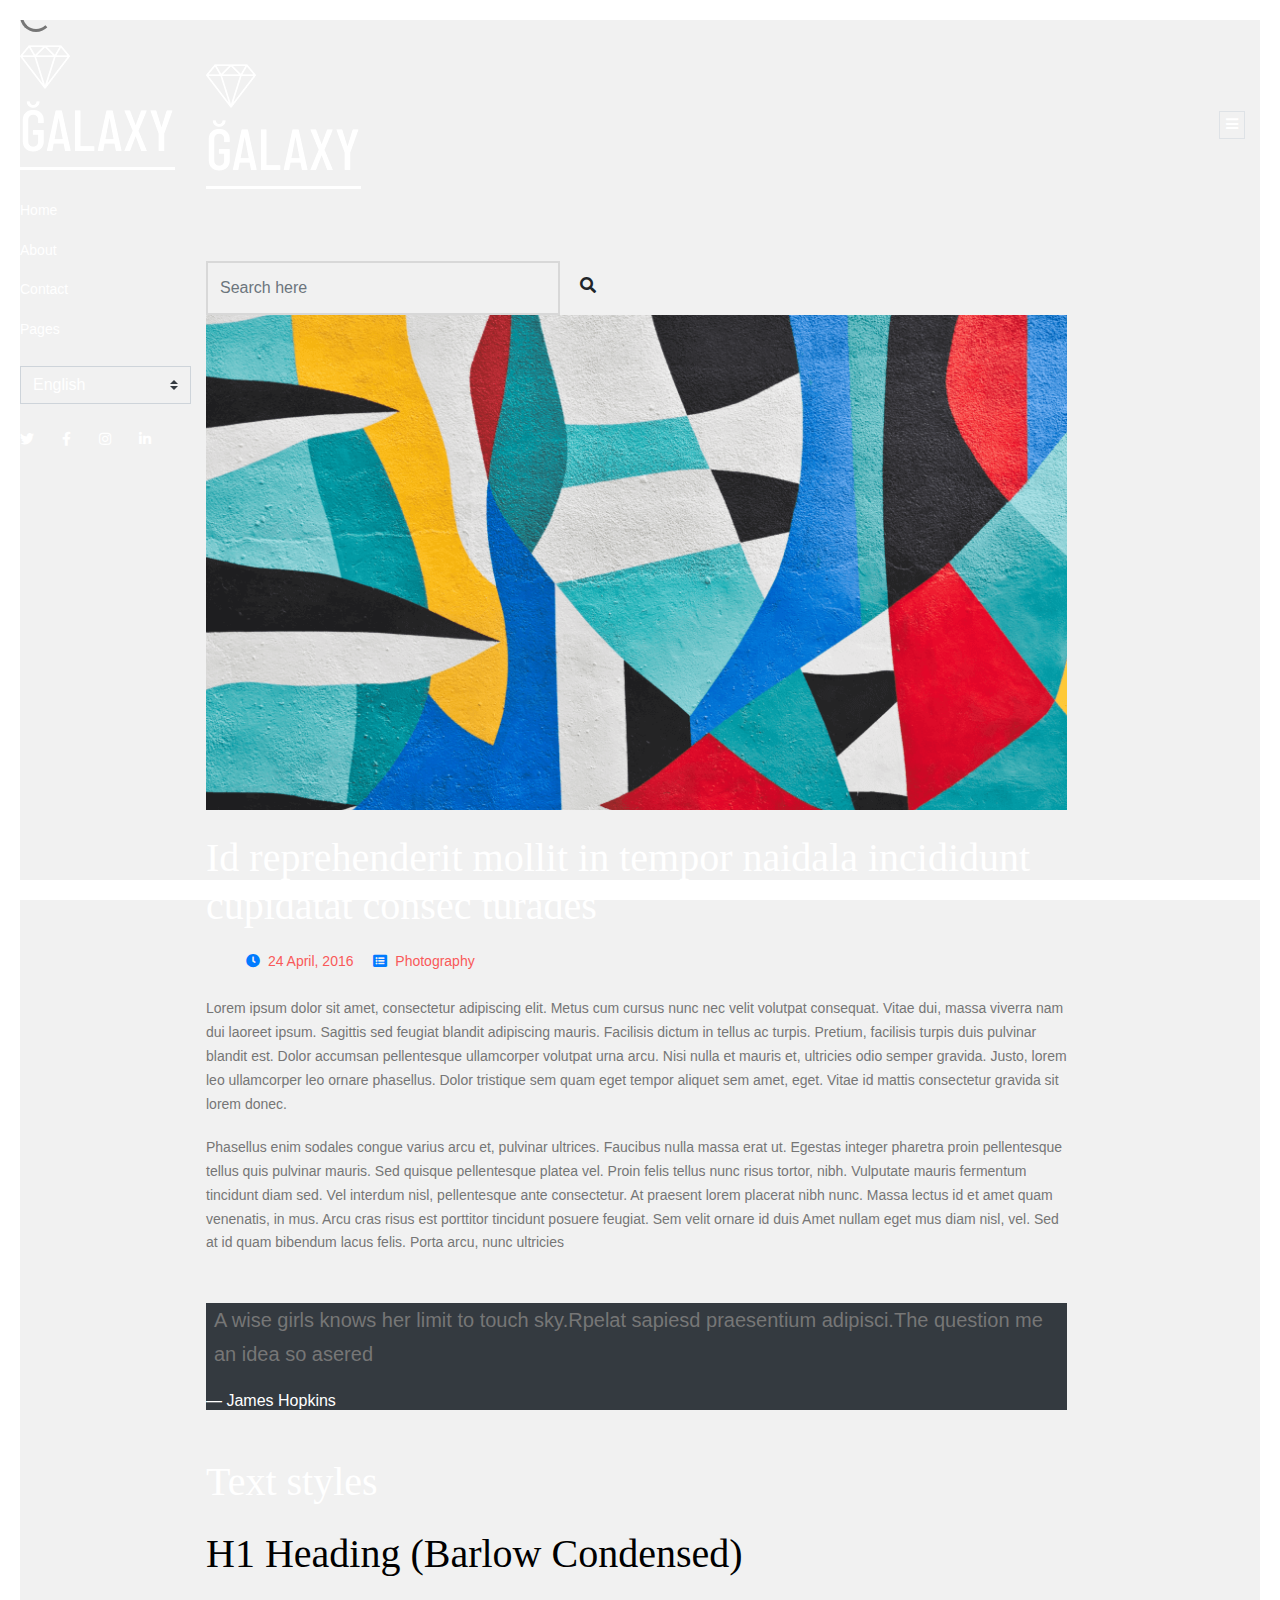
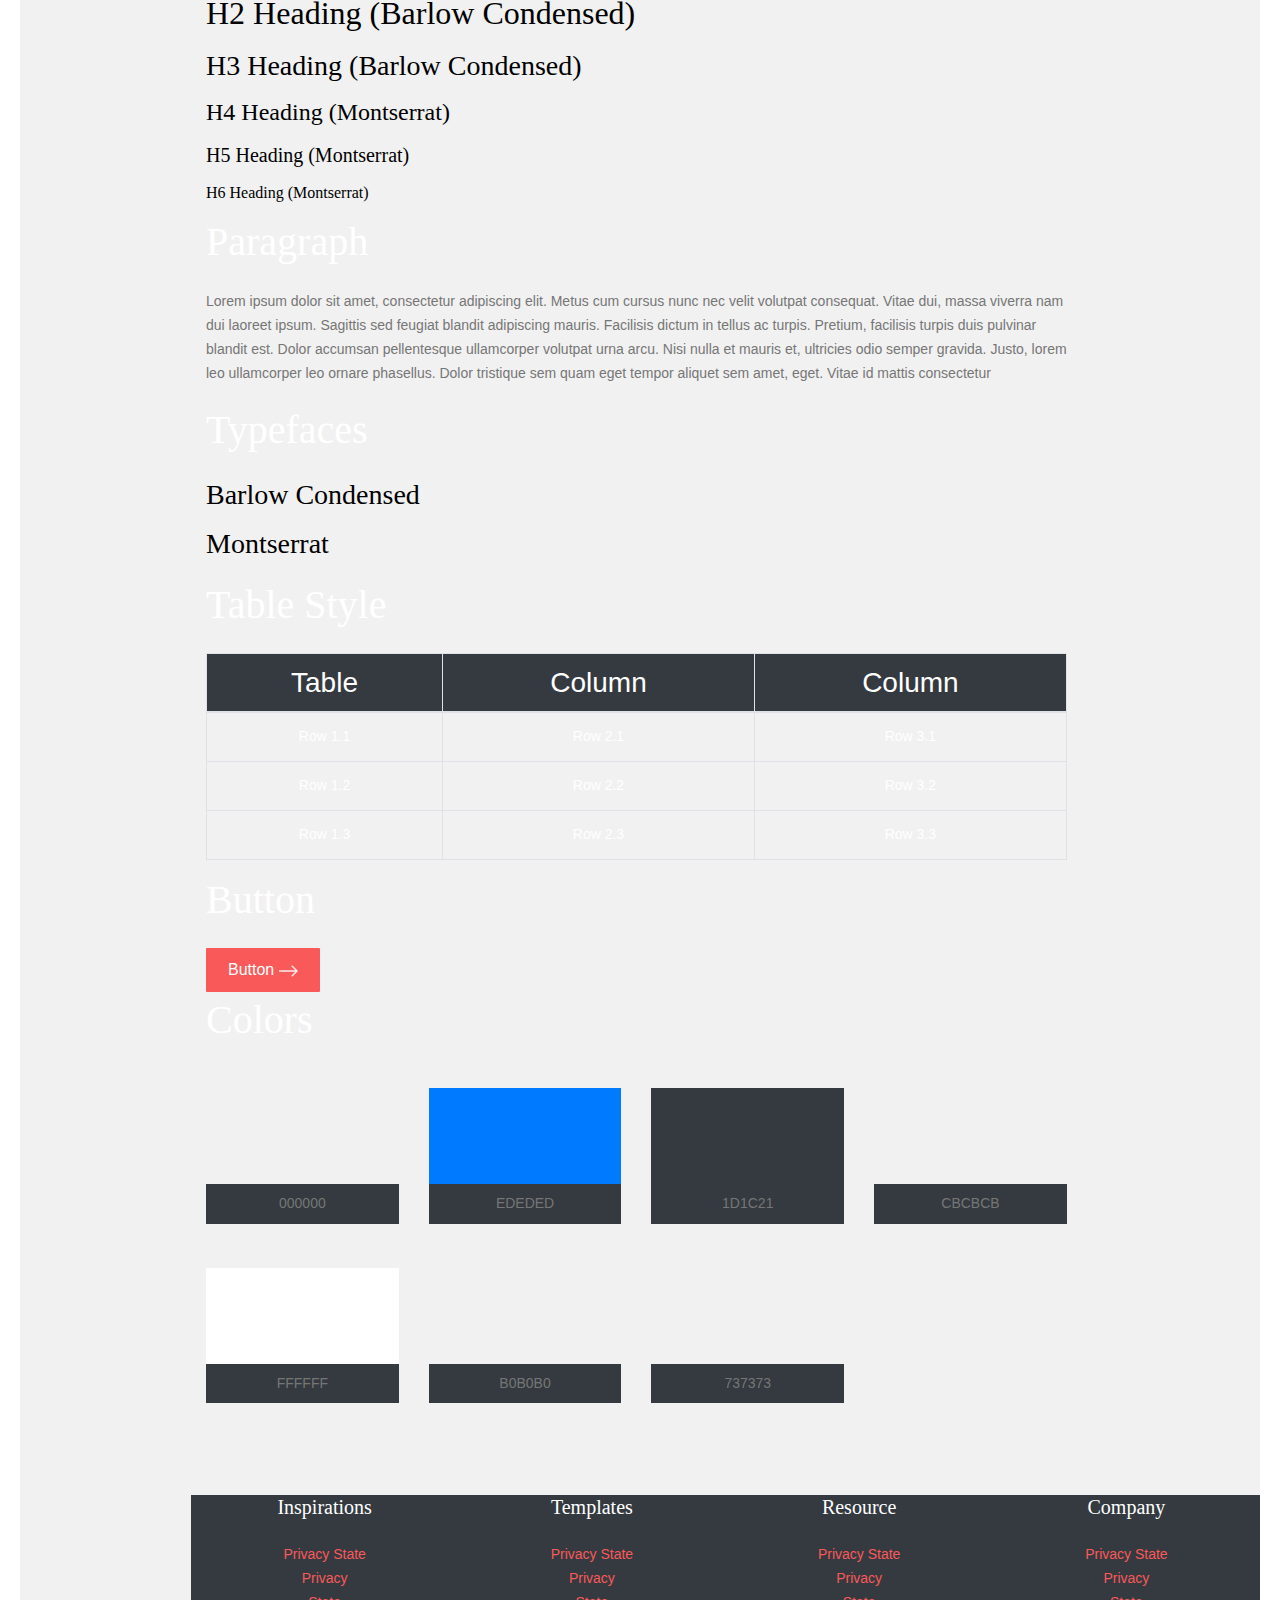
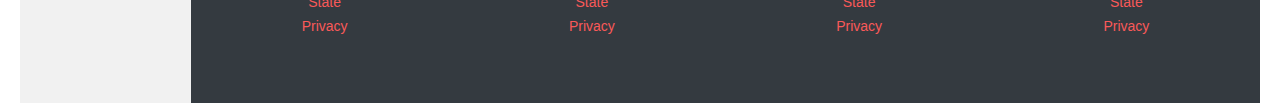
<file: post-details.html>
<!DOCTYPE html>

<!--
 // WEBSITE: https://themefisher.com
 // TWITTER: https://twitter.com/themefisher
 // FACEBOOK: https://www.facebook.com/themefisher
 // GITHUB: https://github.com/themefisher/
-->

<html>
<head>
    <meta charset="utf-8">
    <title>Galaxy - Personal Blog Template</title>

    <!-- mobile responsive meta -->
    <meta name="viewport" content="width=device-width, initial-scale=1">
    <meta name="viewport" content="width=device-width, initial-scale=1, maximum-scale=1">

    <!-- ** Plugins Needed for the Project ** -->
    <!-- Bootstrap -->
    <link rel="stylesheet" href="plugins/bootstrap/bootstrap.min.css">
    <link rel="stylesheet" href="plugins/fontawesome/css/all.css">

    <!-- Main Stylesheet -->
    <link href="css/style.css" rel="stylesheet">

    <!--Favicon-->
    <link rel="shortcut icon" href="images/favicon.png" type="image/x-icon">
    <link rel="icon" href="images/favicon.png" type="image/x-icon">

</head>
<body>
    <!-- START preloader-wrapper -->
    <div class="preloader-wrapper">
        <div class="preloader-inner">
            <div class="spinner-border text-red"></div>
        </div>
    </div>
    <!-- END preloader-wrapper -->
    
    <!-- START main-wrapper -->
    <section class="d-flex">
  
<!-- start of sidenav -->
<aside><div class="sidenav position-sticky d-flex flex-column justify-content-between">
    <a class="navbar-brand" href="index.html" class="logo">
        <img src="images/logo.png" alt="">
    </a>
    <!-- end of navbar-brand -->

    <div class="navbar navbar-dark my-4 p-0 font-primary">
        <ul class="navbar-nav w-100">
            <li class="nav-item ">
                <a class="nav-link text-white px-0 pt-0" href="index.html">Home</a>
            </li>
            <li class="nav-item ">
                <a class="nav-link text-white px-0" href="about.html">About</a>
            </li>
            <li class="nav-item ">
                <a class="nav-link text-white px-0" href="contact.html">Contact</a>
            </li>
            <li class="nav-item active accordion">
                <div id="drop-menu" class="drop-menu collapse">
                    <a class="d-block " href="index-2.html">Home 2</a>
                    <a class="d-block " href="category.html">Category</a>
                    <a class="d-block active" href="post-details.html">Post Details</a>
                    <a class="d-block " href="privacy.html">Privacy &amp; Policy</a>
                </div>
                <a class="nav-link text-white" href="#!" role="button" data-toggle="collapse" data-target="#drop-menu" aria-expanded="false" aria-controls="drop-menu">Pages</a>
            </li>
            <li class="nav-item mt-3">
                <select class="custom-select bg-transparent rounded-0 text-white shadow-none" id="pick-lang">
                    <option selected value="en">English</option>
                    <option value="fr">French</option>
                </select>
            </li>
        </ul>
    </div>
    <!-- end of navbar -->

    <ul class="list-inline nml-2">
        <li class="list-inline-item">
            <a href="#!" class="text-white text-red-onHover pr-2">
                <span class="fab fa-twitter"></span>
            </a>
        </li>
        <li class="list-inline-item">
            <a href="#!" class="text-white text-red-onHover p-2">
                <span class="fab fa-facebook-f"></span>
            </a>
        </li>
        <li class="list-inline-item">
            <a href="#!" class="text-white text-red-onHover p-2">
                <span class="fab fa-instagram"></span>
            </a>
        </li>
        <li class="list-inline-item">
            <a href="#!" class="text-white text-red-onHover p-2">
                <span class="fab fa-linkedin-in"></span>
            </a>
        </li>
    </ul>
    <!-- end of social-links -->
</div></aside>
<!-- end of sidenav -->
    <div class="main-content">
        <!-- start of mobile-nav -->
<header class="mobile-nav pt-4">
    <div class="container">
        <div class="row align-items-center">
            <div class="col-6">
                <a href="index.html">
                    <img src="images/logo.png" alt="">
                </a>
            </div>
            <div class="col-6 text-right">
                <button class="nav-toggle bg-transparent border text-white">
                    <span class="fas fa-bars"></span>
                </button>
            </div>
        </div>
    </div>
</header>
<div class="nav-toggle-overlay"></div>
<!-- end of mobile-nav -->

            <div class="container py-4 my-5">
                <div class="row">
    <div class="col-lg-5 col-md-8">
        <form class="search-form" action="#">
            <div class="input-group">
                <input type="search" class="form-control bg-transparent shadow-none rounded-0" placeholder="Search here">
                <div class="input-group-append">
                    <button class="btn" type="submit">
                        <span class="fas fa-search"></span>
                    </button>
                </div>
            </div>
        </form>
    </div>
</div>
                
                <div class="row justify-content-between">
                    <div class="col-lg-10">
                        <img class="img-fluid" src="images/post/post-single/01.png" alt="">
                        <h1 class="text-white add-letter-space mt-4">Id reprehenderit mollit in tempor naidala incididunt cupidatat consec turades</h1>
                        <ul class="post-meta mt-3 mb-4">
                            <li class="d-inline-block mr-3">
                                <span class="fas fa-clock text-primary"></span>
                                <a class="ml-1" href="#">24 April, 2016</a>
                            </li>
                            <li class="d-inline-block">
                                <span class="fas fa-list-alt text-primary"></span>
                                <a class="ml-1" href="#">Photography</a>
                            </li>
                        </ul>

                        <p>Lorem ipsum dolor sit amet, consectetur adipiscing elit. Metus cum cursus nunc nec velit volutpat consequat. Vitae dui, massa viverra nam dui laoreet ipsum. Sagittis sed feugiat blandit adipiscing mauris. Facilisis dictum in tellus ac turpis. Pretium, facilisis turpis duis pulvinar blandit est. Dolor accumsan pellentesque ullamcorper volutpat urna arcu. Nisi nulla et mauris et, ultricies odio semper gravida. Justo, lorem leo ullamcorper leo ornare phasellus. Dolor tristique sem quam eget tempor aliquet sem amet, eget. Vitae id mattis consectetur gravida sit lorem donec.</p>
                        <p>Phasellus enim sodales congue varius arcu et, pulvinar ultrices. Faucibus nulla massa erat ut. Egestas integer pharetra proin pellentesque tellus quis pulvinar mauris. Sed quisque pellentesque platea vel. Proin felis tellus nunc risus tortor, nibh. Vulputate mauris fermentum tincidunt diam sed. Vel interdum nisl, pellentesque ante consectetur. At praesent lorem placerat nibh nunc. Massa lectus id et amet quam venenatis, in mus. Arcu cras risus est porttitor tincidunt posuere feugiat. Sem velit ornare id duis Amet nullam eget mus diam nisl, vel. Sed at id quam bibendum lacus felis. Porta arcu, nunc ultricies </p>

                        <div class="blockquote bg-dark my-5">
                            <p class="blockquote-text pl-2">A wise girls knows her limit to touch sky.Rpelat sapiesd praesentium adipisci.The question me an idea so asered</p>
                            <span class="blockquote-footer text-white h4 mt-3">James Hopkins</span>
                        </div>

                        <div class="widget">
                            <h1 class="widget-title text-white d-inline-block mb-4">Text styles</h1>
                            <h1 class="h1 mb-3">H1 Heading (Barlow Condensed)</h1>
                            <h2 class="h2 mb-3">H2 Heading (Barlow Condensed)</h2>
                            <h3 class="h3 mb-3">H3 Heading (Barlow Condensed)</h3>
                            <h4 class="h4 mb-3">H4 Heading (Montserrat)</h4>
                            <h5 class="h5 mb-3">H5 Heading (Montserrat)</h5>
                            <h6 class="h6 mb-3">H6 Heading (Montserrat)</h6>
                            <!-- end headings -->
                        </div>

                        <div class="widget">
                            <h1 class="widget-title text-white d-inline-block mb-4">Paragraph</h1>
                            <p>Lorem ipsum dolor sit amet, consectetur adipiscing elit. Metus cum cursus nunc nec velit volutpat consequat. Vitae dui, massa viverra nam dui laoreet ipsum. Sagittis sed feugiat blandit adipiscing mauris. Facilisis dictum in tellus ac turpis. Pretium, facilisis turpis duis pulvinar blandit est. Dolor accumsan pellentesque ullamcorper volutpat urna arcu. Nisi nulla et mauris et, ultricies odio semper gravida. Justo, lorem leo ullamcorper leo ornare phasellus. Dolor tristique sem quam eget tempor aliquet sem amet, eget. Vitae id mattis consectetur </p>
                            <!-- end paragraph -->
                        </div>

                        <div class="widget">
                            <h1 class="widget-title text-white d-inline-block mb-4">Typefaces</h1>
                            <h3 class="font-primary mb-3">Barlow Condensed</h3>
                            <h3 class="font-secondary">Montserrat</h3>
                            <!-- end typefaces -->
                        </div>

                        <div class="widget">
                            <h1 class="widget-title text-white d-inline-block mb-4">Table Style</h1>
                            <table class="table table-bordered text-center text-white table-transparent">
                                <thead class="bg-dark">
                                    <tr>
                                        <th class="h3" scope="col">Table</th>
                                        <th class="h3" scope="col">Column</th>
                                        <th class="h3" scope="col">Column</th>
                                    </tr>
                                </thead>
                                <tbody>
                                    <tr>
                                        <td>Row 1.1</td>
                                        <td>Row 2.1</td>
                                        <td>Row 3.1</td>
                                    </tr>
                                    <tr>
                                        <td>Row 1.2</td>
                                        <td>Row 2.2</td>
                                        <td>Row 3.2</td>
                                    </tr>
                                    <tr>
                                        <td>Row 1.3</td>
                                        <td>Row 2.3</td>
                                        <td>Row 3.3</td>
                                    </tr>
                                </tbody>
                            </table>
                            <!-- end table-style -->
                        </div>

                        <div class="widget">
                            <h1 class="widget-title text-white d-inline-block mb-4">Button</h1>
                            <div class="d-block">
                                <a class="btn btn-primary" href="#!">Button <img src="images/arrow-right.png" alt=""></a>
                            </div>
                            <!-- end buttons -->
                        </div>

                        <div class="widget">
                            <h1 class="widget-title text-white d-inline-block">Colors</h1>
                            <div class="row text-center">
                                <div class="col-sm-3 mt-4">
                                    <div class="rounded">
                                        <div class="bg-black py-5"></div>
                                        <p class="bg-dark py-2">000000</p>
                                    </div>
                                </div>
                                <div class="col-sm-3 mt-4">
                                    <div class="rounded">
                                        <div class="bg-primary py-5"></div>
                                        <p class="bg-dark py-2">EDEDED</p>
                                    </div>
                                </div>
                                <div class="col-sm-3 mt-4">
                                    <div class="rounded">
                                        <div class="bg-dark py-5"></div>
                                        <p class="bg-dark py-2">1D1C21</p>
                                    </div>
                                </div>
                                <div class="col-sm-3 mt-4">
                                    <div class="rounded">
                                        <div class="bg-dark-gray py-5"></div>
                                        <p class="bg-dark py-2">CBCBCB</p>
                                    </div>
                                </div>
                                <div class="col-sm-3 mt-4">
                                    <div class="rounded">
                                        <div class="bg-white py-5"></div>
                                        <p class="bg-dark py-2">FFFFFF</p>
                                    </div>
                                </div>
                                <div class="col-sm-3 mt-4">
                                    <div class="rounded">
                                        <div class="bg-gray py-5"></div>
                                        <p class="bg-dark py-2">B0B0B0</p>
                                    </div>
                                </div>
                                <div class="col-sm-3 mt-4">
                                    <div class="rounded">
                                        <div class="bg-black-700-darken py-5"></div>
                                        <p class="bg-dark py-2">737373</p>
                                    </div>
                                </div>
                            </div>
                            <!-- end colors -->
                        </div>
                        
                    </div>
                </div>
            </div>

            <!-- start of footer -->
<footer class="bg-dark">
    <div class="container">
        <div class="row text-center">
            <div class="col-lg-3 col-sm-6 mb-5">
                <h5 class="font-primary text-white mb-4">Inspirations</h5>
                <ul class="list-unstyled">
                    <li><a href="#!">Privacy State</a></li>
                    <li><a href="#!">Privacy</a></li>
                    <li><a href="#!">State</a></li>
                    <li><a href="#!">Privacy</a></li>
                </ul>
            </div>
            <div class="col-lg-3 col-sm-6 mb-5">
                <h5 class="font-primary text-white mb-4">Templates</h5>
                <ul class="list-unstyled">
                    <li><a href="#!">Privacy State</a></li>
                    <li><a href="#!">Privacy</a></li>
                    <li><a href="#!">State</a></li>
                    <li><a href="#!">Privacy</a></li>
                </ul>
            </div>
            <div class="col-lg-3 col-sm-6 mb-5">
                <h5 class="font-primary text-white mb-4">Resource</h5>
                <ul class="list-unstyled">
                    <li><a href="#!">Privacy State</a></li>
                    <li><a href="#!">Privacy</a></li>
                    <li><a href="#!">State</a></li>
                    <li><a href="#!">Privacy</a></li>
                </ul>
            </div>
            <div class="col-lg-3 col-sm-6 mb-5">
                <h5 class="font-primary text-white mb-4">Company</h5>
                <ul class="list-unstyled">
                    <li><a href="#!">Privacy State</a></li>
                    <li><a href="#!">Privacy</a></li>
                    <li><a href="#!">State</a></li>
                    <li><a href="#!">Privacy</a></li>
                </ul>
            </div>
        </div>
    </div>
</footer>
<!-- end of footer -->
        </div>
    
        </section>
    <!-- END main-wrapper -->

    <!-- All JS Files -->
    <script src="plugins/jQuery/jquery.min.js"></script>
    <script src="plugins/bootstrap/bootstrap.min.js"></script>

    <!-- Main Script -->
    <script src="js/script.js"></script>
</body>
</html>
</file>
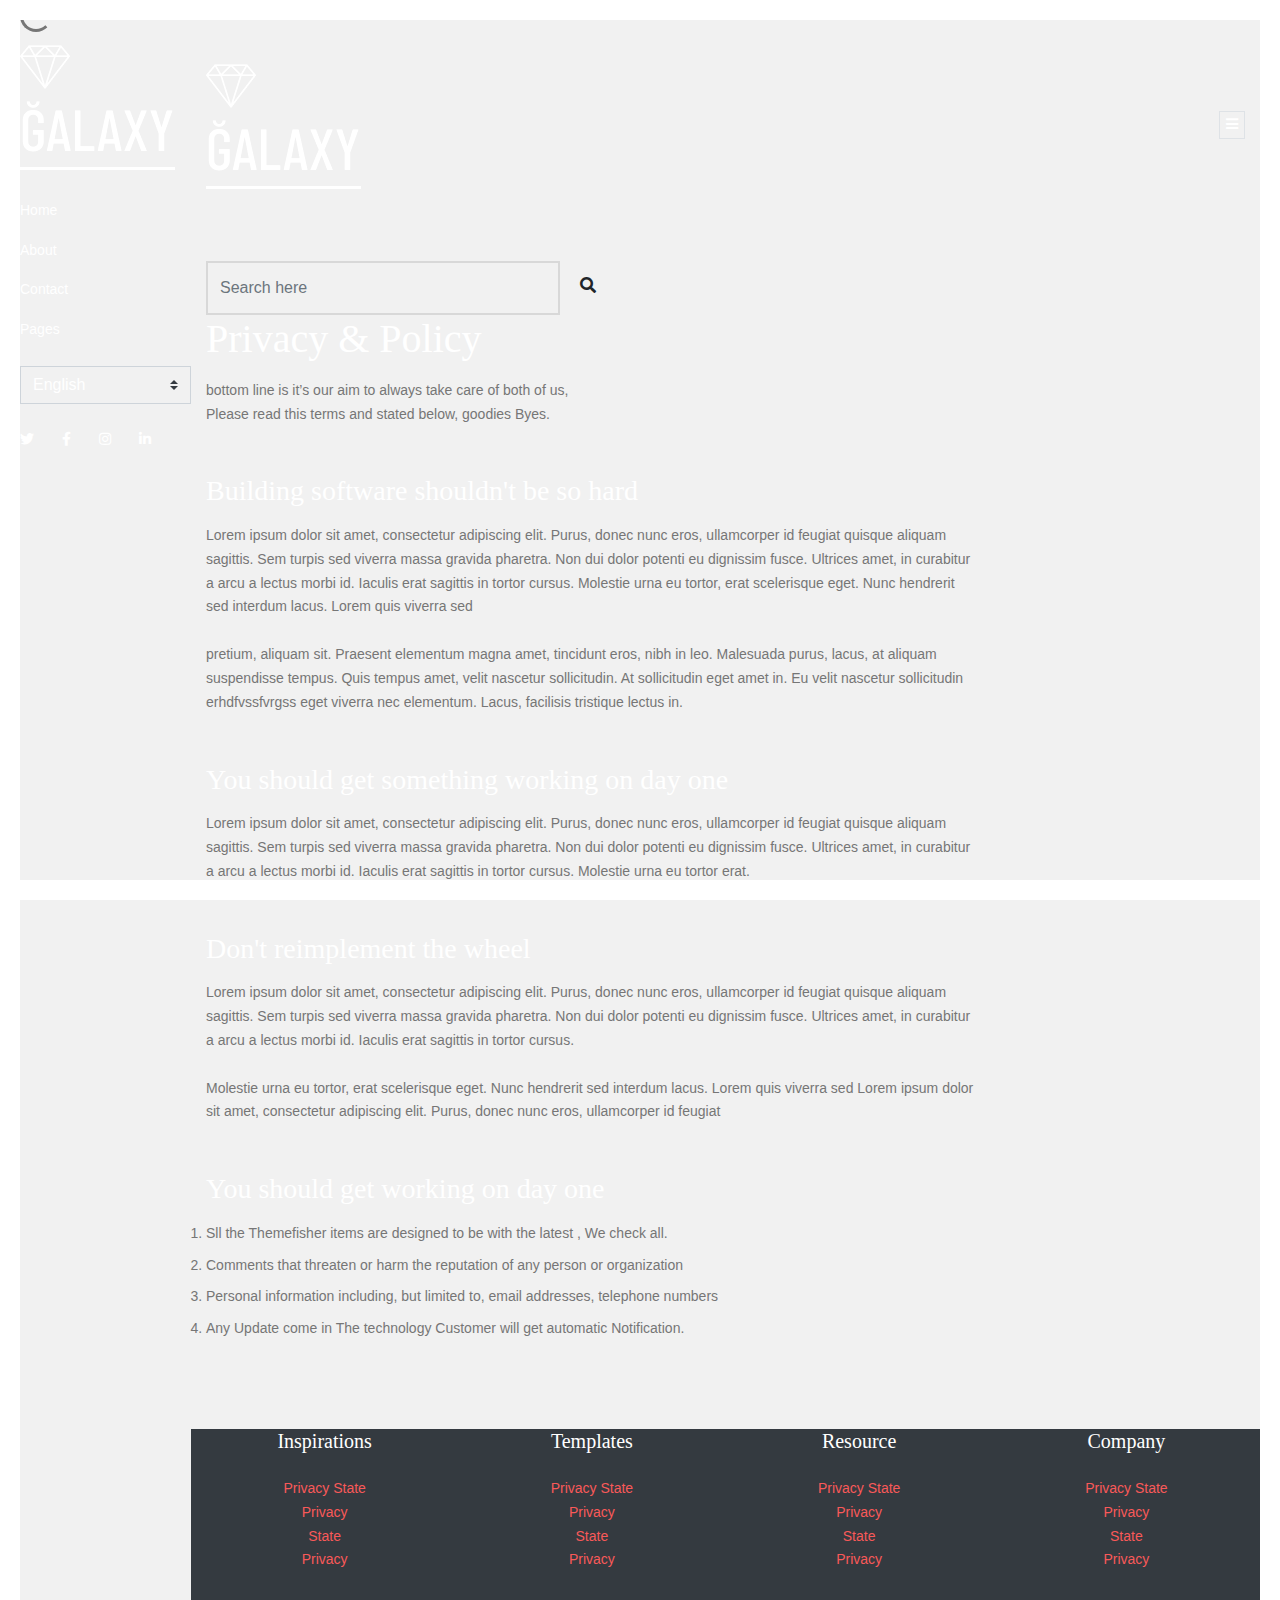
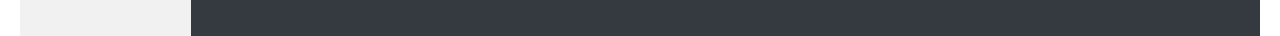
<file: privacy.html>
<!DOCTYPE html>

<!--
 // WEBSITE: https://themefisher.com
 // TWITTER: https://twitter.com/themefisher
 // FACEBOOK: https://www.facebook.com/themefisher
 // GITHUB: https://github.com/themefisher/
-->

<html>
<head>
    <meta charset="utf-8">
    <title>Galaxy - Personal Blog Template</title>

    <!-- mobile responsive meta -->
    <meta name="viewport" content="width=device-width, initial-scale=1">
    <meta name="viewport" content="width=device-width, initial-scale=1, maximum-scale=1">

    <!-- ** Plugins Needed for the Project ** -->
    <!-- Bootstrap -->
    <link rel="stylesheet" href="plugins/bootstrap/bootstrap.min.css">
    <link rel="stylesheet" href="plugins/fontawesome/css/all.css">

    <!-- Main Stylesheet -->
    <link href="css/style.css" rel="stylesheet">

    <!--Favicon-->
    <link rel="shortcut icon" href="images/favicon.png" type="image/x-icon">
    <link rel="icon" href="images/favicon.png" type="image/x-icon">

</head>
<body>
    <!-- START preloader-wrapper -->
    <div class="preloader-wrapper">
        <div class="preloader-inner">
            <div class="spinner-border text-red"></div>
        </div>
    </div>
    <!-- END preloader-wrapper -->
    
    <!-- START main-wrapper -->
    <section class="d-flex">
  
<!-- start of sidenav -->
<aside><div class="sidenav position-sticky d-flex flex-column justify-content-between">
    <a class="navbar-brand" href="index.html" class="logo">
        <img src="images/logo.png" alt="">
    </a>
    <!-- end of navbar-brand -->

    <div class="navbar navbar-dark my-4 p-0 font-primary">
        <ul class="navbar-nav w-100">
            <li class="nav-item ">
                <a class="nav-link text-white px-0 pt-0" href="index.html">Home</a>
            </li>
            <li class="nav-item ">
                <a class="nav-link text-white px-0" href="about.html">About</a>
            </li>
            <li class="nav-item ">
                <a class="nav-link text-white px-0" href="contact.html">Contact</a>
            </li>
            <li class="nav-item active accordion">
                <div id="drop-menu" class="drop-menu collapse">
                    <a class="d-block " href="index-2.html">Home 2</a>
                    <a class="d-block " href="category.html">Category</a>
                    <a class="d-block " href="post-details.html">Post Details</a>
                    <a class="d-block active" href="privacy.html">Privacy &amp; Policy</a>
                </div>
                <a class="nav-link text-white" href="#!" role="button" data-toggle="collapse" data-target="#drop-menu" aria-expanded="false" aria-controls="drop-menu">Pages</a>
            </li>
            <li class="nav-item mt-3">
                <select class="custom-select bg-transparent rounded-0 text-white shadow-none" id="pick-lang">
                    <option selected value="en">English</option>
                    <option value="fr">French</option>
                </select>
            </li>
        </ul>
    </div>
    <!-- end of navbar -->

    <ul class="list-inline nml-2">
        <li class="list-inline-item">
            <a href="#!" class="text-white text-red-onHover pr-2">
                <span class="fab fa-twitter"></span>
            </a>
        </li>
        <li class="list-inline-item">
            <a href="#!" class="text-white text-red-onHover p-2">
                <span class="fab fa-facebook-f"></span>
            </a>
        </li>
        <li class="list-inline-item">
            <a href="#!" class="text-white text-red-onHover p-2">
                <span class="fab fa-instagram"></span>
            </a>
        </li>
        <li class="list-inline-item">
            <a href="#!" class="text-white text-red-onHover p-2">
                <span class="fab fa-linkedin-in"></span>
            </a>
        </li>
    </ul>
    <!-- end of social-links -->
</div></aside>
<!-- end of sidenav -->
    <div class="main-content">
        <!-- start of mobile-nav -->
<header class="mobile-nav pt-4">
    <div class="container">
        <div class="row align-items-center">
            <div class="col-6">
                <a href="index.html">
                    <img src="images/logo.png" alt="">
                </a>
            </div>
            <div class="col-6 text-right">
                <button class="nav-toggle bg-transparent border text-white">
                    <span class="fas fa-bars"></span>
                </button>
            </div>
        </div>
    </div>
</header>
<div class="nav-toggle-overlay"></div>
<!-- end of mobile-nav -->

            <div class="container py-4 my-5">
                <div class="row">
    <div class="col-lg-5 col-md-8">
        <form class="search-form" action="#">
            <div class="input-group">
                <input type="search" class="form-control bg-transparent shadow-none rounded-0" placeholder="Search here">
                <div class="input-group-append">
                    <button class="btn" type="submit">
                        <span class="fas fa-search"></span>
                    </button>
                </div>
            </div>
        </form>
    </div>
</div>
                <div class="row">
                    <div class="col-md-9">
                        <h1 class="text-white add-letter-space mb-3">Privacy &amp; Policy</h1>
                        <p class="mb-5">bottom line is it’s our aim to always take care of both of us, <br>Please read this terms and  stated below,  goodies Byes.</p>
                        <ul class="list-unstyled">
                            <li class="bullet-list-item mb-5">
                                <h3 class="text-white mb-3 add-letter-space">Building software shouldn't be so hard</h3>
                                <p>Lorem ipsum dolor sit amet, consectetur adipiscing elit. Purus, donec nunc eros, ullamcorper id feugiat quisque aliquam sagittis. Sem turpis sed viverra massa gravida pharetra. Non dui dolor potenti eu dignissim fusce. Ultrices amet, in curabitur a arcu a lectus morbi id. Iaculis erat sagittis in tortor cursus. Molestie urna eu tortor, erat scelerisque eget. Nunc hendrerit sed interdum lacus. Lorem quis viverra sed</p>
                                <p class="mt-4">pretium, aliquam sit. Praesent elementum magna amet, tincidunt eros, nibh in leo. Malesuada purus, lacus, at aliquam suspendisse tempus. Quis tempus amet, velit nascetur sollicitudin. At sollicitudin eget amet in. Eu velit nascetur sollicitudin erhdfvssfvrgss eget viverra nec elementum. Lacus, facilisis tristique lectus in.
                                </p>
                            </li>
                            <li class="bullet-list-item mb-5">
                                <h3 class="text-white mb-3 add-letter-space">You should get something working on day one</h3>
                                <p>Lorem ipsum dolor sit amet, consectetur adipiscing elit. Purus, donec nunc eros, ullamcorper id feugiat quisque aliquam sagittis. Sem turpis sed viverra massa gravida pharetra. Non dui dolor potenti eu dignissim fusce. Ultrices amet, in curabitur a arcu a lectus morbi id. Iaculis erat sagittis in tortor cursus. Molestie urna eu tortor erat.</p>
                            </li>
                            <li class="bullet-list-item mb-5">
                                <h3 class="text-white mb-3 add-letter-space">Don't reimplement the wheel</h3>
                                <p>Lorem ipsum dolor sit amet, consectetur adipiscing elit. Purus, donec nunc eros, ullamcorper id feugiat quisque aliquam sagittis. Sem turpis sed viverra massa gravida pharetra. Non dui dolor potenti eu dignissim fusce. Ultrices amet, in curabitur a arcu a lectus morbi id. Iaculis erat sagittis in tortor cursus.</p>
                                <p class="mt-4">Molestie urna eu tortor, erat scelerisque eget. Nunc hendrerit sed interdum lacus. Lorem quis viverra sed Lorem ipsum dolor sit amet, consectetur adipiscing elit. Purus, donec nunc eros, ullamcorper id feugiat </p>
                            </li>
                            <li class="bullet-list-item">
                                <h3 class="text-white mb-3 add-letter-space">You should get  working on day one</h3>
                                <ol class="pl-0">
                                    <li class="mb-2">Sll the Themefisher items are designed to be with the latest , We check all.</li>
                                    <li class="mb-2">Comments that threaten or harm the reputation of any person or organization</li>
                                    <li class="mb-2">Personal information including, but  limited to, email addresses, telephone numbers</li>
                                    <li>Any Update come in The technology  Customer will get automatic  Notification.</li>
                                </ol>
                            </li>
                        </ul>
                    </div>
                </div>
            </div>

            <!-- start of footer -->
<footer class="bg-dark">
    <div class="container">
        <div class="row text-center">
            <div class="col-lg-3 col-sm-6 mb-5">
                <h5 class="font-primary text-white mb-4">Inspirations</h5>
                <ul class="list-unstyled">
                    <li><a href="#!">Privacy State</a></li>
                    <li><a href="#!">Privacy</a></li>
                    <li><a href="#!">State</a></li>
                    <li><a href="#!">Privacy</a></li>
                </ul>
            </div>
            <div class="col-lg-3 col-sm-6 mb-5">
                <h5 class="font-primary text-white mb-4">Templates</h5>
                <ul class="list-unstyled">
                    <li><a href="#!">Privacy State</a></li>
                    <li><a href="#!">Privacy</a></li>
                    <li><a href="#!">State</a></li>
                    <li><a href="#!">Privacy</a></li>
                </ul>
            </div>
            <div class="col-lg-3 col-sm-6 mb-5">
                <h5 class="font-primary text-white mb-4">Resource</h5>
                <ul class="list-unstyled">
                    <li><a href="#!">Privacy State</a></li>
                    <li><a href="#!">Privacy</a></li>
                    <li><a href="#!">State</a></li>
                    <li><a href="#!">Privacy</a></li>
                </ul>
            </div>
            <div class="col-lg-3 col-sm-6 mb-5">
                <h5 class="font-primary text-white mb-4">Company</h5>
                <ul class="list-unstyled">
                    <li><a href="#!">Privacy State</a></li>
                    <li><a href="#!">Privacy</a></li>
                    <li><a href="#!">State</a></li>
                    <li><a href="#!">Privacy</a></li>
                </ul>
            </div>
        </div>
    </div>
</footer>
<!-- end of footer -->
        </div>
    
        </section>
    <!-- END main-wrapper -->

    <!-- All JS Files -->
    <script src="plugins/jQuery/jquery.min.js"></script>
    <script src="plugins/bootstrap/bootstrap.min.js"></script>

    <!-- Main Script -->
    <script src="js/script.js"></script>
</body>
</html>
</file>
<file: src/style.css>
/**
 * WEBSITE: https://themefisher.com
 * TWITTER: https://twitter.com/themefisher
 * FACEBOOK: https://www.facebook.com/themefisher
 * GITHUB: https://github.com/themefisher/
 */

@charset "UTF-8";
/*!------------------------------------------------------------------
[MAIN STYLESHEET]

PROJECT:	Galaxy - Personal Blog Template
VERSION:	v1.0
-------------------------------------------------------------------*/
/*------------------------------------------------------------------
[TABLE OF CONTENTS]
-------------------------------------------------------------------*/
@import url("https://fonts.googleapis.com/css2?family=Barlow+Condensed:wght@500&family=Montserrat:wght@400;500&display=swap");
body {
  color: #B0B0B0;
  background-color: #1A191E;
  font-family: "Montserrat", sans-serif;
  font-size: 16px;
  line-height: 1.65;
  overflow-y: hidden;
}

body.loaded {
  overflow-y: scroll;
}

::-moz-selection {
  color: #ffffff;
  background-color: rgba(228, 17, 47, 0.7);
  text-shadow: none;
}

::selection {
  color: #ffffff;
  background-color: rgba(228, 17, 47, 0.7);
  text-shadow: none;
}

:focus {
  outline: 0;
}

.main-content {
  width: calc(100% - 340px);
}
@media (max-width: 991px) {
  .main-content {
    width: calc(100% - 250px);
  }
}
@media (max-width: 767px) {
  .main-content {
    width: 100%;
  }
}

.btn {
  font-size: 15px;
  padding: 10px 25px;
  letter-spacing: 0.1em;
  color: #ffffff;
  font-family: "Barlow Condensed", sans-serif;
  border-radius: 0;
  border: 0;
}
.btn img {
  margin-left: 5px;
  width: 19px;
  position: relative;
}
.btn:hover {
  color: #ffffff;
  background-color: rgba(228, 17, 47, 0.7);
}
.btn:active, .btn:focus {
  border: 0;
  color: #ffffff;
  background-color: rgba(228, 17, 47, 0.7);
  box-shadow: none;
}

.btn-primary {
  background-color: #E4112F;
}

.search-form {
  margin-bottom: 35px;
}
.search-form input {
  height: 45px;
  border-color: #333139;
}
.search-form input:focus {
  border-color: #444;
}
.search-form .btn {
  border: 1px solid #333139;
}
.search-form .btn:hover {
  background-color: #E4112F;
  border-color: #E4112F;
}

.bullet-list-item {
  position: relative;
  padding-left: 20px;
}

.bullet-list-item::after {
  position: absolute;
  content: "";
  height: 10px;
  width: 10px;
  background-color: #E4112F;
  left: 0;
  top: 9px;
  border-radius: 50px;
}

/*=== UTILITIES CLASSES ===*/
.font-primary {
  font-family: "Barlow Condensed", sans-serif;
}

.font-secondary {
  font-family: "Montserrat", sans-serif;
}

.shadow {
  box-shadow: 0px 0px 20px rgba(34, 34, 34, 0.04) !important;
}

.add-letter-space {
  letter-spacing: 2px;
}

.opacity-0, .opacity-0-onHover,
.opacity-25, .opacity-25-onHover,
.opacity-50, .opacity-50-onHover,
.opacity-75, .opacity-75-onHover,
.opacity-1, .opacity-1-onHover {
  transition: all 0.3s;
}

.opacity-0, .opacity-0-onHover:hover {
  opacity: 0;
}

.opacity-25, .opacity-25-onHover:hover {
  opacity: 0.25;
}

.opacity-50, .opacity-50-onHover:hover {
  opacity: 0.5;
}

.opacity-75, .opacity-75-onHover:hover {
  opacity: 0.75;
}

.opacity-1, .opacity-1-onHover:hover {
  opacity: 1;
}

.z-index-1 {
  z-index: 1;
}

.z-index-100 {
  z-index: 100;
}

.z-index-200 {
  z-index: 200;
}

.z-index-bottom {
  z-index: -5;
}

.z-index-top {
  z-index: 9900;
}

.text-gray {
  color: #B0B0B0;
}

.bg-gray {
  background-color: #B0B0B0;
}

.text-primary, .text-primary-onHover:hover {
  color: #E4112F !important;
}

.bg-primary {
  background-color: #E4112F !important;
}

.text-dark {
  color: #1D1C21 !important;
}

.bg-dark {
  background-color: #1D1C21 !important;
}

.bg-black {
  background-color: #000000;
}

.text-black {
  color: #000000;
}

.text-black-100 {
  color: #111111;
}

.bg-black-100 {
  background-color: #111111;
}

.bg-black-200 {
  background-color: #222222;
}

.text-black-200 {
  color: #222222;
}

.bg-black-300 {
  background-color: #333333;
}

.text-black-300 {
  color: #333333;
}

.text-black-400 {
  color: #444444;
}

.bg-black-400 {
  background-color: #444444;
}

.bg-black-500 {
  background-color: #555555;
}

.text-black-500 {
  color: #555555;
}

.text-black-600 {
  color: #666666;
}

.bg-black-600 {
  background-color: #666666;
}

.bg-black-700 {
  background-color: #777777;
}

.text-black-700 {
  color: #777777;
}

.text-black-700-darken {
  color: #737373;
}

.bg-black-700-darken {
  background-color: #737373;
}

.text-black-800 {
  color: #888888;
}

.bg-black-800 {
  background-color: #888888;
}

.bg-black-900 {
  background-color: #999999;
}

.text-black-900 {
  color: #999999;
}

h1, .h1, h2, .h2, h3, .h3, h4 {
  font-family: "Barlow Condensed", sans-serif;
}

h1, .h1 {
  font-size: 48px;
}
@media (max-width: 767px) {
  h1, .h1 {
    font-size: 38px;
  }
}

h2, .h2 {
  font-size: 36px;
}
@media (max-width: 767px) {
  h2, .h2 {
    font-size: 28px;
  }
}

h3, .h3 {
  font-size: 24px;
}
@media (max-width: 767px) {
  h3, .h3 {
    font-size: 20px;
  }
}

h4, .h4 {
  font-size: 20px;
}

h5, .h5 {
  font-size: 18px;
}

h6, .h6 {
  font-size: 15px;
}

.h4, h5, .h5, h6, .h6, p {
  font-family: "Montserrat", sans-serif;
}

h1, .h1, h2, .h2, h3, .h3, h4, .h4, h5, .h5, h6, .h6, p {
  margin: 0;
}

a:focus,
button:focus {
  outline: 0;
}

a {
  text-decoration: none;
  display: inline-block;
  transition: all 0.3s;
}

a:hover, a:active, a:focus {
  text-decoration: none;
  outline: 0;
}

a:hover {
  color: initial;
}

ol {
  list-style-position: inside;
}

ul, li {
  padding: 0;
  margin: 0;
}

.table-bordeprimary td, .table-bordeprimary th {
  border-color: #333139 !important;
}

/*------------------------------------------------------------------
 # preloader style
-------------------------------------------------------------------*/
.preloader-wrapper {
  position: fixed;
  top: 0;
  left: 0;
  height: 100vh;
  width: 100vw;
  z-index: 9999999;
  text-align: center;
  overflow: hidden;
  background-color: rgb(36, 39, 53);
  transition: 0.5s;
  background-image: url([data-uri]);
}

.preloader-inner {
  position: absolute;
  top: 50%;
  left: 50%;
  width: 100%;
  transition: 0.7s ease;
  transform: translate(-50%, -50%);
}

.preloader-wrapper.loaded {
  height: 0;
}
.preloader-wrapper.loaded img {
  opacity: 0;
}

/*------------------------------------------------------------------
 # sidenav/navbar style
-------------------------------------------------------------------*/
.sidenav {
  top: 0;
  width: 340px;
  min-height: 100vh;
  padding: 60px;
  transition: 0.3s ease;
}
.sidenav.show {
  left: 0;
}
@media (max-width: 991px) {
  .sidenav {
    width: 250px;
    padding: 50px;
  }
}
@media (max-width: 767px) {
  .sidenav {
    position: fixed !important;
    z-index: 9995;
    top: 0;
    left: -250px;
    background-color: #1D1C21;
  }
}
.sidenav .navbar-brand img {
  max-width: 150px;
}
@media (max-width: 991px) {
  .sidenav .navbar-brand img {
    max-width: 120px;
  }
}
@media (max-width: 767px) {
  .sidenav .navbar-brand img {
    max-width: 100px;
  }
}
.sidenav .nav-link {
  font-size: 20px;
  position: relative;
  display: inline-block;
}
.sidenav .nav-link::after {
  position: absolute;
  content: "";
  height: 2px;
  width: 0;
  background-color: #ffffff;
  left: 0;
  bottom: 13px;
  transition: 0.3s;
}
.sidenav .nav-link:hover {
  color: rgba(255, 255, 255, 0.5) !important;
}
.sidenav .nav-link:hover::after {
  width: 15px;
}
.sidenav .nav-link[aria-expanded=true],
.sidenav .active .nav-link {
  color: rgba(255, 255, 255, 0.5) !important;
}
.sidenav .nav-link[aria-expanded=true]::after,
.sidenav .active .nav-link::after {
  width: 15px;
}
.sidenav select {
  background: url(../images/chevron-down.svg) no-repeat right 0.5rem center/15px 17px;
  border: 1px solid #ffffff !important;
  height: 30px;
  padding: 0 28px 0 10px;
  width: 80px;
  background-size: 14px;
}
.sidenav select:focus {
  border: 1px solid #ffffff !important;
}
.sidenav select option {
  background-color: #1D1C21;
}

.mobile-nav {
  display: none;
  position: relative;
  z-index: 9992;
}
@media (max-width: 767px) {
  .mobile-nav {
    display: block;
  }
}
.mobile-nav img {
  width: 120px;
}
@media (max-width: 767px) {
  .mobile-nav img {
    width: 100px;
  }
}
.mobile-nav .nav-toggle {
  width: 40px;
  height: 40px;
  font-size: 13px;
  padding-top: 3px;
  border-radius: 50px;
}
.mobile-nav .nav-toggle.show .show,
.mobile-nav .nav-toggle .hidden {
  display: none;
}
.mobile-nav .nav-toggle.show .hidden {
  display: block;
}

.nav-toggle-overlay {
  position: fixed;
  top: 0;
  left: 0;
  height: 100%;
  width: 100%;
  background-color: rgba(0, 0, 0, 0.5);
  z-index: 999;
  cursor: zoom-out;
  opacity: 0;
  visibility: hidden;
  transition: 0.3s;
}

.nav-toggle-overlay.show {
  opacity: 1;
  visibility: visible;
}

.drop-menu {
  padding-left: 10px;
  border-left: 1px solid #555;
}
.drop-menu a {
  color: #ffffff;
}
.drop-menu a.active, .drop-menu a:hover {
  color: rgba(255, 255, 255, 0.5) !important;
}

/*------------------------------------------------------------------
 # blog post style
-------------------------------------------------------------------*/
.post-item .card-img-top {
  transition: 0.3s;
}
.post-item .card-img-top:hover {
  filter: grayscale(0.5);
  -webkit-filter: grayscale(0.5);
}

.post-meta li a {
  color: #ffffff;
  font-weight: 500;
  font-size: 14px;
}
.post-meta li a:hover {
  text-decoration: underline;
}

.breadcrumb-wrap a {
  color: #B0B0B0;
}
.breadcrumb-wrap a:hover {
  color: #ffffff;
  text-decoration: underline;
}

.categores-links a {
  font-size: 13px;
  color: #B0B0B0;
  border-color: #E4112F !important;
  padding: 4px 7px;
  margin-right: 6px;
  margin-top: 8px;
}
.categores-links a:hover {
  color: #ffffff;
  background-color: #E4112F;
}

@media (max-width: 991px) {
  .border-lg-0 {
    border: 0 !important;
  }
}

.blockquote {
  padding: 50px 90px;
}
@media (max-width: 575px) {
  .blockquote {
    padding: 30px 50px !important;
  }
}

.blockquote-text {
  font-size: 24px;
  position: relative;
}
.blockquote-text::before, .blockquote-text::after {
  position: absolute;
  color: #E4112F;
  font-size: 61px;
  line-height: 0;
  font-family: "Barlow Condensed", sans-serif;
}
.blockquote-text::before {
  content: "“";
  top: 30px;
  left: -35px;
}
.blockquote-text::after {
  content: "”";
  bottom: 0;
  right: -35px;
}
@media (max-width: 575px) {
  .blockquote-text {
    font-size: 15px;
  }
}

@media (max-width: 575px) {
  .blockquote-footer {
    font-size: 15px;
  }
}
/*------------------------------------------------------------------
 # widget style
-------------------------------------------------------------------*/
.widget {
  margin-bottom: 50px;
}
.widget .form-control {
  font-size: 15px;
  color: #ffffff;
  height: 48px;
  border: 1px solid #2f2e35 !important;
}
.widget .form-control:focus {
  box-shadow: none !important;
}

.widget-title {
  border-bottom: 2px solid #E4112F;
  padding-bottom: 10px;
}

.author-thumb-sm {
  height: auto;
  max-width: 230px;
  width: 100%;
}

/*------------------------------------------------------------------
 # contact-form style
-------------------------------------------------------------------*/
.contact-form {
  padding: 60px;
}
.contact-form label {
  font-size: 14px;
  color: #ffffff;
  margin-bottom: 15px;
}
.contact-form .form-control {
  background-color: transparent;
  border: 0;
  color: #aaa;
  border-color: #333139 !important;
  padding-bottom: 20px;
}
.contact-form .form-control:focus {
  border-color: #888888 !important;
}
.contact-form select {
  padding-bottom: 16px;
  color: #aaa;
  padding-right: 15px;
  background-color: transparent;
  border: 0;
  border-bottom: 1px solid #333139;
}
.contact-form select option {
  background-color: #1D1C21;
  color: #ffffff;
}
.contact-form textarea {
  resize: none;
  height: 100px;
}

/*------------------------------------------------------------------
 # footer style
-------------------------------------------------------------------*/
footer {
  padding-top: 100px;
  padding-bottom: 30px;
}
footer ul li a {
  color: rgba(255, 255, 255, 0.6);
  font-size: 14px;
  margin-bottom: 15px;
}
footer ul li a:hover {
  color: rgba(255, 255, 255, 0.6);
  text-decoration: underline;
}
footer ul li:last-child a {
  margin-bottom: 0;
}
/*# sourceMappingURL=style.css.map */
</file>
<file: 2/css/icomoon.css>
@font-face {
  font-family: 'icomoon';
  src:  url('fonts/icomoon.eot?5j2n32');
  src:  url('fonts/icomoon.eot?5j2n32#iefix') format('embedded-opentype'),
    url('fonts/icomoon.ttf?5j2n32') format('truetype'),
    url('fonts/icomoon.woff?5j2n32') format('woff'),
    url('fonts/icomoon.svg?5j2n32#icomoon') format('svg');
  font-weight: normal;
  font-style: normal;
}

[class^="icon-"], [class*=" icon-"] {
  /* use !important to prevent issues with browser extensions that change fonts */
  font-family: 'icomoon' !important;
  speak: none;
  font-style: normal;
  font-weight: normal;
  font-variant: normal;
  text-transform: none;
  line-height: 1;

  /* Better Font Rendering =========== */
  -webkit-font-smoothing: antialiased;
  -moz-osx-font-smoothing: grayscale;
}

.icon-eye2:before {
  content: "\e064";
}
.icon-paper-clip:before {
  content: "\e065";
}
.icon-mail5:before {
  content: "\e066";
}
.icon-toggle:before {
  content: "\e067";
}
.icon-layout:before {
  content: "\e068";
}
.icon-link2:before {
  content: "\e069";
}
.icon-bell2:before {
  content: "\e06a";
}
.icon-lock3:before {
  content: "\e06b";
}
.icon-unlock:before {
  content: "\e06c";
}
.icon-ribbon2:before {
  content: "\e06d";
}
.icon-image2:before {
  content: "\e06e";
}
.icon-signal:before {
  content: "\e06f";
}
.icon-target3:before {
  content: "\e070";
}
.icon-clipboard3:before {
  content: "\e071";
}
.icon-clock3:before {
  content: "\e072";
}
.icon-watch:before {
  content: "\e073";
}
.icon-air-play:before {
  content: "\e074";
}
.icon-camera3:before {
  content: "\e075";
}
.icon-video2:before {
  content: "\e076";
}
.icon-disc:before {
  content: "\e077";
}
.icon-printer3:before {
  content: "\e078";
}
.icon-monitor:before {
  content: "\e079";
}
.icon-server:before {
  content: "\e07a";
}
.icon-cog2:before {
  content: "\e07b";
}
.icon-heart3:before {
  content: "\e07c";
}
.icon-paragraph:before {
  content: "\e07d";
}
.icon-align-justify:before {
  content: "\e07e";
}
.icon-align-left:before {
  content: "\e07f";
}
.icon-align-center:before {
  content: "\e080";
}
.icon-align-right:before {
  content: "\e081";
}
.icon-book2:before {
  content: "\e082";
}
.icon-layers2:before {
  content: "\e083";
}
.icon-stack2:before {
  content: "\e084";
}
.icon-stack-2:before {
  content: "\e085";
}
.icon-paper:before {
  content: "\e086";
}
.icon-paper-stack:before {
  content: "\e087";
}
.icon-search3:before {
  content: "\e088";
}
.icon-zoom-in2:before {
  content: "\e089";
}
.icon-zoom-out2:before {
  content: "\e08a";
}
.icon-reply2:before {
  content: "\e08b";
}
.icon-circle-plus:before {
  content: "\e08c";
}
.icon-circle-minus:before {
  content: "\e08d";
}
.icon-circle-check:before {
  content: "\e08e";
}
.icon-circle-cross:before {
  content: "\e08f";
}
.icon-square-plus:before {
  content: "\e090";
}
.icon-square-minus:before {
  content: "\e091";
}
.icon-square-check:before {
  content: "\e092";
}
.icon-square-cross:before {
  content: "\e093";
}
.icon-microphone:before {
  content: "\e094";
}
.icon-record:before {
  content: "\e095";
}
.icon-skip-back:before {
  content: "\e096";
}
.icon-rewind:before {
  content: "\e097";
}
.icon-play4:before {
  content: "\e098";
}
.icon-pause3:before {
  content: "\e099";
}
.icon-stop3:before {
  content: "\e09a";
}
.icon-fast-forward:before {
  content: "\e09b";
}
.icon-skip-forward:before {
  content: "\e09c";
}
.icon-shuffle2:before {
  content: "\e09d";
}
.icon-repeat:before {
  content: "\e09e";
}
.icon-folder2:before {
  content: "\e09f";
}
.icon-umbrella:before {
  content: "\e0a0";
}
.icon-moon:before {
  content: "\e0a1";
}
.icon-thermometer:before {
  content: "\e0a2";
}
.icon-drop:before {
  content: "\e0a3";
}
.icon-sun2:before {
  content: "\e0a4";
}
.icon-cloud3:before {
  content: "\e0a5";
}
.icon-cloud-upload2:before {
  content: "\e0a6";
}
.icon-cloud-download2:before {
  content: "\e0a7";
}
.icon-upload4:before {
  content: "\e0a8";
}
.icon-download4:before {
  content: "\e0a9";
}
.icon-location3:before {
  content: "\e0aa";
}
.icon-location-2:before {
  content: "\e0ab";
}
.icon-map3:before {
  content: "\e0ac";
}
.icon-battery:before {
  content: "\e0ad";
}
.icon-head:before {
  content: "\e0ae";
}
.icon-briefcase3:before {
  content: "\e0af";
}
.icon-speech-bubble:before {
  content: "\e0b0";
}
.icon-anchor2:before {
  content: "\e0b1";
}
.icon-globe2:before {
  content: "\e0b2";
}
.icon-box:before {
  content: "\e0b3";
}
.icon-reload:before {
  content: "\e0b4";
}
.icon-share3:before {
  content: "\e0b5";
}
.icon-marquee:before {
  content: "\e0b6";
}
.icon-marquee-plus:before {
  content: "\e0b7";
}
.icon-marquee-minus:before {
  content: "\e0b8";
}
.icon-tag:before {
  content: "\e0b9";
}
.icon-power2:before {
  content: "\e0ba";
}
.icon-command2:before {
  content: "\e0bb";
}
.icon-alt:before {
  content: "\e0bc";
}
.icon-esc:before {
  content: "\e0bd";
}
.icon-bar-graph:before {
  content: "\e0be";
}
.icon-bar-graph-2:before {
  content: "\e0bf";
}
.icon-pie-graph:before {
  content: "\e0c0";
}
.icon-star:before {
  content: "\e0c1";
}
.icon-arrow-left3:before {
  content: "\e0c2";
}
.icon-arrow-right3:before {
  content: "\e0c3";
}
.icon-arrow-up3:before {
  content: "\e0c4";
}
.icon-arrow-down3:before {
  content: "\e0c5";
}
.icon-volume:before {
  content: "\e0c6";
}
.icon-mute:before {
  content: "\e0c7";
}
.icon-content-right:before {
  content: "\e100";
}
.icon-content-left:before {
  content: "\e101";
}
.icon-grid2:before {
  content: "\e102";
}
.icon-grid-2:before {
  content: "\e103";
}
.icon-columns:before {
  content: "\e104";
}
.icon-loader:before {
  content: "\e105";
}
.icon-bag:before {
  content: "\e106";
}
.icon-ban:before {
  content: "\e107";
}
.icon-flag3:before {
  content: "\e108";
}
.icon-trash:before {
  content: "\e109";
}
.icon-expand2:before {
  content: "\e110";
}
.icon-contract:before {
  content: "\e111";
}
.icon-maximize:before {
  content: "\e112";
}
.icon-minimize:before {
  content: "\e113";
}
.icon-plus2:before {
  content: "\e114";
}
.icon-minus2:before {
  content: "\e115";
}
.icon-check:before {
  content: "\e116";
}
.icon-cross2:before {
  content: "\e117";
}
.icon-move:before {
  content: "\e118";
}
.icon-delete:before {
  content: "\e119";
}
.icon-menu5:before {
  content: "\e120";
}
.icon-archive:before {
  content: "\e121";
}
.icon-inbox:before {
  content: "\e122";
}
.icon-outbox:before {
  content: "\e123";
}
.icon-file:before {
  content: "\e124";
}
.icon-file-add:before {
  content: "\e125";
}
.icon-file-subtract:before {
  content: "\e126";
}
.icon-help:before {
  content: "\e127";
}
.icon-open:before {
  content: "\e128";
}
.icon-ellipsis:before {
  content: "\e129";
}
.icon-heart4:before {
  content: "\e900";
}
.icon-cloud4:before {
  content: "\e901";
}
.icon-star2:before {
  content: "\e902";
}
.icon-tv2:before {
  content: "\e903";
}
.icon-sound:before {
  content: "\e904";
}
.icon-video3:before {
  content: "\e905";
}
.icon-trash2:before {
  content: "\e906";
}
.icon-user2:before {
  content: "\e907";
}
.icon-key3:before {
  content: "\e908";
}
.icon-search4:before {
  content: "\e909";
}
.icon-settings:before {
  content: "\e90a";
}
.icon-camera4:before {
  content: "\e90b";
}
.icon-tag2:before {
  content: "\e90c";
}
.icon-lock4:before {
  content: "\e90d";
}
.icon-bulb:before {
  content: "\e90e";
}
.icon-pen2:before {
  content: "\e90f";
}
.icon-diamond:before {
  content: "\e910";
}
.icon-display2:before {
  content: "\e911";
}
.icon-location4:before {
  content: "\e912";
}
.icon-eye3:before {
  content: "\e913";
}
.icon-bubble3:before {
  content: "\e914";
}
.icon-stack3:before {
  content: "\e915";
}
.icon-cup:before {
  content: "\e916";
}
.icon-phone3:before {
  content: "\e917";
}
.icon-news:before {
  content: "\e918";
}
.icon-mail6:before {
  content: "\e919";
}
.icon-like:before {
  content: "\e91a";
}
.icon-photo:before {
  content: "\e91b";
}
.icon-note:before {
  content: "\e91c";
}
.icon-clock4:before {
  content: "\e91d";
}
.icon-paperplane:before {
  content: "\e91e";
}
.icon-params:before {
  content: "\e91f";
}
.icon-banknote:before {
  content: "\e920";
}
.icon-data:before {
  content: "\e921";
}
.icon-music2:before {
  content: "\e922";
}
.icon-megaphone2:before {
  content: "\e923";
}
.icon-study:before {
  content: "\e924";
}
.icon-lab2:before {
  content: "\e925";
}
.icon-food:before {
  content: "\e926";
}
.icon-t-shirt:before {
  content: "\e927";
}
.icon-fire2:before {
  content: "\e928";
}
.icon-clip:before {
  content: "\e929";
}
.icon-shop:before {
  content: "\e92a";
}
.icon-calendar3:before {
  content: "\e92b";
}
.icon-wallet2:before {
  content: "\e92c";
}
.icon-vynil:before {
  content: "\e92d";
}
.icon-truck2:before {
  content: "\e92e";
}
.icon-world:before {
  content: "\e92f";
}
.icon-mobile:before {
  content: "\e000";
}
.icon-laptop:before {
  content: "\e001";
}
.icon-desktop:before {
  content: "\e002";
}
.icon-tablet:before {
  content: "\e003";
}
.icon-phone:before {
  content: "\e004";
}
.icon-document:before {
  content: "\e005";
}
.icon-documents:before {
  content: "\e006";
}
.icon-search:before {
  content: "\e007";
}
.icon-clipboard:before {
  content: "\e008";
}
.icon-newspaper:before {
  content: "\e009";
}
.icon-notebook:before {
  content: "\e00a";
}
.icon-book-open:before {
  content: "\e00b";
}
.icon-browser:before {
  content: "\e00c";
}
.icon-calendar:before {
  content: "\e00d";
}
.icon-presentation:before {
  content: "\e00e";
}
.icon-picture:before {
  content: "\e00f";
}
.icon-pictures:before {
  content: "\e010";
}
.icon-video:before {
  content: "\e011";
}
.icon-camera:before {
  content: "\e012";
}
.icon-printer:before {
  content: "\e013";
}
.icon-toolbox:before {
  content: "\e014";
}
.icon-briefcase:before {
  content: "\e015";
}
.icon-wallet:before {
  content: "\e016";
}
.icon-gift:before {
  content: "\e017";
}
.icon-bargraph:before {
  content: "\e018";
}
.icon-grid:before {
  content: "\e019";
}
.icon-expand:before {
  content: "\e01a";
}
.icon-focus:before {
  content: "\e01b";
}
.icon-edit:before {
  content: "\e01c";
}
.icon-adjustments:before {
  content: "\e01d";
}
.icon-ribbon:before {
  content: "\e01e";
}
.icon-hourglass:before {
  content: "\e01f";
}
.icon-lock:before {
  content: "\e020";
}
.icon-megaphone:before {
  content: "\e021";
}
.icon-shield:before {
  content: "\e022";
}
.icon-trophy:before {
  content: "\e023";
}
.icon-flag:before {
  content: "\e024";
}
.icon-map:before {
  content: "\e025";
}
.icon-puzzle:before {
  content: "\e026";
}
.icon-basket:before {
  content: "\e027";
}
.icon-envelope:before {
  content: "\e028";
}
.icon-streetsign:before {
  content: "\e029";
}
.icon-telescope:before {
  content: "\e02a";
}
.icon-gears:before {
  content: "\e02b";
}
.icon-key:before {
  content: "\e02c";
}
.icon-paperclip:before {
  content: "\e02d";
}
.icon-attachment:before {
  content: "\e02e";
}
.icon-pricetags:before {
  content: "\e02f";
}
.icon-lightbulb:before {
  content: "\e030";
}
.icon-layers:before {
  content: "\e031";
}
.icon-pencil:before {
  content: "\e032";
}
.icon-tools:before {
  content: "\e033";
}
.icon-tools-2:before {
  content: "\e034";
}
.icon-scissors:before {
  content: "\e035";
}
.icon-paintbrush:before {
  content: "\e036";
}
.icon-magnifying-glass:before {
  content: "\e037";
}
.icon-circle-compass:before {
  content: "\e038";
}
.icon-linegraph:before {
  content: "\e039";
}
.icon-mic:before {
  content: "\e03a";
}
.icon-strategy:before {
  content: "\e03b";
}
.icon-beaker:before {
  content: "\e03c";
}
.icon-caution:before {
  content: "\e03d";
}
.icon-recycle:before {
  content: "\e03e";
}
.icon-anchor:before {
  content: "\e03f";
}
.icon-profile-male:before {
  content: "\e040";
}
.icon-profile-female:before {
  content: "\e041";
}
.icon-bike:before {
  content: "\e042";
}
.icon-wine:before {
  content: "\e043";
}
.icon-hotairballoon:before {
  content: "\e044";
}
.icon-globe:before {
  content: "\e045";
}
.icon-genius:before {
  content: "\e046";
}
.icon-map-pin:before {
  content: "\e047";
}
.icon-dial:before {
  content: "\e048";
}
.icon-chat:before {
  content: "\e049";
}
.icon-heart:before {
  content: "\e04a";
}
.icon-cloud:before {
  content: "\e04b";
}
.icon-upload:before {
  content: "\e04c";
}
.icon-download:before {
  content: "\e04d";
}
.icon-target:before {
  content: "\e04e";
}
.icon-hazardous:before {
  content: "\e04f";
}
.icon-piechart:before {
  content: "\e050";
}
.icon-speedometer:before {
  content: "\e051";
}
.icon-global:before {
  content: "\e052";
}
.icon-compass:before {
  content: "\e053";
}
.icon-lifesaver:before {
  content: "\e054";
}
.icon-clock:before {
  content: "\e055";
}
.icon-aperture:before {
  content: "\e056";
}
.icon-quote:before {
  content: "\e057";
}
.icon-scope:before {
  content: "\e058";
}
.icon-alarmclock:before {
  content: "\e059";
}
.icon-refresh:before {
  content: "\e05a";
}
.icon-happy:before {
  content: "\e05b";
}
.icon-sad:before {
  content: "\e05c";
}
.icon-facebook:before {
  content: "\e05d";
}
.icon-twitter:before {
  content: "\e05e";
}
.icon-googleplus:before {
  content: "\e05f";
}
.icon-rss:before {
  content: "\e060";
}
.icon-tumblr:before {
  content: "\e061";
}
.icon-linkedin:before {
  content: "\e062";
}
.icon-dribbble:before {
  content: "\e063";
}
.icon-home:before {
  content: "\e930";
}
.icon-home2:before {
  content: "\e931";
}
.icon-home3:before {
  content: "\e932";
}
.icon-office:before {
  content: "\e933";
}
.icon-newspaper2:before {
  content: "\e934";
}
.icon-pencil2:before {
  content: "\e935";
}
.icon-pencil22:before {
  content: "\e936";
}
.icon-quill:before {
  content: "\e937";
}
.icon-pen:before {
  content: "\e938";
}
.icon-blog:before {
  content: "\e939";
}
.icon-eyedropper:before {
  content: "\e93a";
}
.icon-droplet:before {
  content: "\e93b";
}
.icon-paint-format:before {
  content: "\e93c";
}
.icon-image:before {
  content: "\e93d";
}
.icon-images:before {
  content: "\e93e";
}
.icon-camera2:before {
  content: "\e93f";
}
.icon-headphones:before {
  content: "\e940";
}
.icon-music:before {
  content: "\e941";
}
.icon-play:before {
  content: "\e942";
}
.icon-film:before {
  content: "\e943";
}
.icon-video-camera:before {
  content: "\e944";
}
.icon-dice:before {
  content: "\e945";
}
.icon-pacman:before {
  content: "\e946";
}
.icon-spades:before {
  content: "\e947";
}
.icon-clubs:before {
  content: "\e948";
}
.icon-diamonds:before {
  content: "\e949";
}
.icon-bullhorn:before {
  content: "\e94a";
}
.icon-connection:before {
  content: "\e94b";
}
.icon-podcast:before {
  content: "\e94c";
}
.icon-feed:before {
  content: "\e94d";
}
.icon-mic2:before {
  content: "\e94e";
}
.icon-book:before {
  content: "\e94f";
}
.icon-books:before {
  content: "\e950";
}
.icon-library:before {
  content: "\e951";
}
.icon-file-text:before {
  content: "\e952";
}
.icon-profile:before {
  content: "\e953";
}
.icon-file-empty:before {
  content: "\e954";
}
.icon-files-empty:before {
  content: "\e955";
}
.icon-file-text2:before {
  content: "\e956";
}
.icon-file-picture:before {
  content: "\e957";
}
.icon-file-music:before {
  content: "\e958";
}
.icon-file-play:before {
  content: "\e959";
}
.icon-file-video:before {
  content: "\e95a";
}
.icon-file-zip:before {
  content: "\e95b";
}
.icon-copy:before {
  content: "\e95c";
}
.icon-paste:before {
  content: "\e95d";
}
.icon-stack:before {
  content: "\e95e";
}
.icon-folder:before {
  content: "\e95f";
}
.icon-folder-open:before {
  content: "\e960";
}
.icon-folder-plus:before {
  content: "\e961";
}
.icon-folder-minus:before {
  content: "\e962";
}
.icon-folder-download:before {
  content: "\e963";
}
.icon-folder-upload:before {
  content: "\e964";
}
.icon-price-tag:before {
  content: "\e965";
}
.icon-price-tags:before {
  content: "\e966";
}
.icon-barcode:before {
  content: "\e967";
}
.icon-qrcode:before {
  content: "\e968";
}
.icon-ticket:before {
  content: "\e969";
}
.icon-cart:before {
  content: "\e96a";
}
.icon-coin-dollar:before {
  content: "\e96b";
}
.icon-coin-euro:before {
  content: "\e96c";
}
.icon-coin-pound:before {
  content: "\e96d";
}
.icon-coin-yen:before {
  content: "\e96e";
}
.icon-credit-card:before {
  content: "\e96f";
}
.icon-calculator:before {
  content: "\e970";
}
.icon-lifebuoy:before {
  content: "\e971";
}
.icon-phone2:before {
  content: "\e972";
}
.icon-phone-hang-up:before {
  content: "\e973";
}
.icon-address-book:before {
  content: "\e974";
}
.icon-envelop:before {
  content: "\e975";
}
.icon-pushpin:before {
  content: "\e976";
}
.icon-location:before {
  content: "\e977";
}
.icon-location2:before {
  content: "\e978";
}
.icon-compass2:before {
  content: "\e979";
}
.icon-compass22:before {
  content: "\e97a";
}
.icon-map2:before {
  content: "\e97b";
}
.icon-map22:before {
  content: "\e97c";
}
.icon-history:before {
  content: "\e97d";
}
.icon-clock2:before {
  content: "\e97e";
}
.icon-clock22:before {
  content: "\e97f";
}
.icon-alarm:before {
  content: "\e980";
}
.icon-bell:before {
  content: "\e981";
}
.icon-stopwatch:before {
  content: "\e982";
}
.icon-calendar2:before {
  content: "\e983";
}
.icon-printer2:before {
  content: "\e984";
}
.icon-keyboard:before {
  content: "\e985";
}
.icon-display:before {
  content: "\e986";
}
.icon-laptop2:before {
  content: "\e987";
}
.icon-mobile2:before {
  content: "\e988";
}
.icon-mobile22:before {
  content: "\e989";
}
.icon-tablet2:before {
  content: "\e98a";
}
.icon-tv:before {
  content: "\e98b";
}
.icon-drawer:before {
  content: "\e98c";
}
.icon-drawer2:before {
  content: "\e98d";
}
.icon-box-add:before {
  content: "\e98e";
}
.icon-box-remove:before {
  content: "\e98f";
}
.icon-download3:before {
  content: "\e990";
}
.icon-upload2:before {
  content: "\e991";
}
.icon-floppy-disk:before {
  content: "\e992";
}
.icon-drive:before {
  content: "\e993";
}
.icon-database:before {
  content: "\e994";
}
.icon-undo:before {
  content: "\e995";
}
.icon-redo:before {
  content: "\e996";
}
.icon-undo2:before {
  content: "\e997";
}
.icon-redo2:before {
  content: "\e998";
}
.icon-forward:before {
  content: "\e999";
}
.icon-reply:before {
  content: "\e99a";
}
.icon-bubble:before {
  content: "\e99b";
}
.icon-bubbles:before {
  content: "\e99c";
}
.icon-bubbles2:before {
  content: "\e99d";
}
.icon-bubble2:before {
  content: "\e99e";
}
.icon-bubbles3:before {
  content: "\e99f";
}
.icon-bubbles4:before {
  content: "\e9a0";
}
.icon-user:before {
  content: "\e9a1";
}
.icon-users:before {
  content: "\e9a2";
}
.icon-user-plus:before {
  content: "\e9a3";
}
.icon-user-minus:before {
  content: "\e9a4";
}
.icon-user-check:before {
  content: "\e9a5";
}
.icon-user-tie:before {
  content: "\e9a6";
}
.icon-quotes-left:before {
  content: "\e9a7";
}
.icon-quotes-right:before {
  content: "\e9a8";
}
.icon-hour-glass:before {
  content: "\e9a9";
}
.icon-spinner:before {
  content: "\e9aa";
}
.icon-spinner2:before {
  content: "\e9ab";
}
.icon-spinner3:before {
  content: "\e9ac";
}
.icon-spinner4:before {
  content: "\e9ad";
}
.icon-spinner5:before {
  content: "\e9ae";
}
.icon-spinner6:before {
  content: "\e9af";
}
.icon-spinner7:before {
  content: "\e9b0";
}
.icon-spinner8:before {
  content: "\e9b1";
}
.icon-spinner9:before {
  content: "\e9b2";
}
.icon-spinner10:before {
  content: "\e9b3";
}
.icon-spinner11:before {
  content: "\e9b4";
}
.icon-binoculars:before {
  content: "\e9b5";
}
.icon-search2:before {
  content: "\e9b6";
}
.icon-zoom-in:before {
  content: "\e9b7";
}
.icon-zoom-out:before {
  content: "\e9b8";
}
.icon-enlarge:before {
  content: "\e9b9";
}
.icon-shrink:before {
  content: "\e9ba";
}
.icon-enlarge2:before {
  content: "\e9bb";
}
.icon-shrink2:before {
  content: "\e9bc";
}
.icon-key2:before {
  content: "\e9bd";
}
.icon-key22:before {
  content: "\e9be";
}
.icon-lock2:before {
  content: "\e9bf";
}
.icon-unlocked:before {
  content: "\e9c0";
}
.icon-wrench:before {
  content: "\e9c1";
}
.icon-equalizer:before {
  content: "\e9c2";
}
.icon-equalizer2:before {
  content: "\e9c3";
}
.icon-cog:before {
  content: "\e9c4";
}
.icon-cogs:before {
  content: "\e9c5";
}
.icon-hammer:before {
  content: "\e9c6";
}
.icon-magic-wand:before {
  content: "\e9c7";
}
.icon-aid-kit:before {
  content: "\e9c8";
}
.icon-bug:before {
  content: "\e9c9";
}
.icon-pie-chart:before {
  content: "\e9ca";
}
.icon-stats-dots:before {
  content: "\e9cb";
}
.icon-stats-bars:before {
  content: "\e9cc";
}
.icon-stats-bars2:before {
  content: "\e9cd";
}
.icon-trophy2:before {
  content: "\e9ce";
}
.icon-gift2:before {
  content: "\e9cf";
}
.icon-glass:before {
  content: "\e9d0";
}
.icon-glass2:before {
  content: "\e9d1";
}
.icon-mug:before {
  content: "\e9d2";
}
.icon-spoon-knife:before {
  content: "\e9d3";
}
.icon-leaf:before {
  content: "\e9d4";
}
.icon-rocket:before {
  content: "\e9d5";
}
.icon-meter:before {
  content: "\e9d6";
}
.icon-meter2:before {
  content: "\e9d7";
}
.icon-hammer2:before {
  content: "\e9d8";
}
.icon-fire:before {
  content: "\e9d9";
}
.icon-lab:before {
  content: "\e9da";
}
.icon-magnet:before {
  content: "\e9db";
}
.icon-bin:before {
  content: "\e9dc";
}
.icon-bin2:before {
  content: "\e9dd";
}
.icon-briefcase2:before {
  content: "\e9de";
}
.icon-airplane:before {
  content: "\e9df";
}
.icon-truck:before {
  content: "\e9e0";
}
.icon-road:before {
  content: "\e9e1";
}
.icon-accessibility:before {
  content: "\e9e2";
}
.icon-target2:before {
  content: "\e9e3";
}
.icon-shield2:before {
  content: "\e9e4";
}
.icon-power:before {
  content: "\e9e5";
}
.icon-switch:before {
  content: "\e9e6";
}
.icon-power-cord:before {
  content: "\e9e7";
}
.icon-clipboard2:before {
  content: "\e9e8";
}
.icon-list-numbered:before {
  content: "\e9e9";
}
.icon-list:before {
  content: "\e9ea";
}
.icon-list2:before {
  content: "\e9eb";
}
.icon-tree:before {
  content: "\e9ec";
}
.icon-menu:before {
  content: "\e9ed";
}
.icon-menu2:before {
  content: "\e9ee";
}
.icon-menu3:before {
  content: "\e9ef";
}
.icon-menu4:before {
  content: "\e9f0";
}
.icon-cloud2:before {
  content: "\e9f1";
}
.icon-cloud-download:before {
  content: "\e9f2";
}
.icon-cloud-upload:before {
  content: "\e9f3";
}
.icon-cloud-check:before {
  content: "\e9f4";
}
.icon-download2:before {
  content: "\e9f5";
}
.icon-upload22:before {
  content: "\e9f6";
}
.icon-download32:before {
  content: "\e9f7";
}
.icon-upload3:before {
  content: "\e9f8";
}
.icon-sphere:before {
  content: "\e9f9";
}
.icon-earth:before {
  content: "\e9fa";
}
.icon-link:before {
  content: "\e9fb";
}
.icon-flag2:before {
  content: "\e9fc";
}
.icon-attachment2:before {
  content: "\e9fd";
}
.icon-eye:before {
  content: "\e9fe";
}
.icon-eye-plus:before {
  content: "\e9ff";
}
.icon-eye-minus:before {
  content: "\ea00";
}
.icon-eye-blocked:before {
  content: "\ea01";
}
.icon-bookmark:before {
  content: "\ea02";
}
.icon-bookmarks:before {
  content: "\ea03";
}
.icon-sun:before {
  content: "\ea04";
}
.icon-contrast:before {
  content: "\ea05";
}
.icon-brightness-contrast:before {
  content: "\ea06";
}
.icon-star-empty:before {
  content: "\ea07";
}
.icon-star-half:before {
  content: "\ea08";
}
.icon-star-full:before {
  content: "\ea09";
}
.icon-heart2:before {
  content: "\ea0a";
}
.icon-heart-broken:before {
  content: "\ea0b";
}
.icon-man:before {
  content: "\ea0c";
}
.icon-woman:before {
  content: "\ea0d";
}
.icon-man-woman:before {
  content: "\ea0e";
}
.icon-happy3:before {
  content: "\ea0f";
}
.icon-happy2:before {
  content: "\ea10";
}
.icon-smile:before {
  content: "\ea11";
}
.icon-smile2:before {
  content: "\ea12";
}
.icon-tongue:before {
  content: "\ea13";
}
.icon-tongue2:before {
  content: "\ea14";
}
.icon-sad2:before {
  content: "\ea15";
}
.icon-sad22:before {
  content: "\ea16";
}
.icon-wink:before {
  content: "\ea17";
}
.icon-wink2:before {
  content: "\ea18";
}
.icon-grin:before {
  content: "\ea19";
}
.icon-grin2:before {
  content: "\ea1a";
}
.icon-cool:before {
  content: "\ea1b";
}
.icon-cool2:before {
  content: "\ea1c";
}
.icon-angry:before {
  content: "\ea1d";
}
.icon-angry2:before {
  content: "\ea1e";
}
.icon-evil:before {
  content: "\ea1f";
}
.icon-evil2:before {
  content: "\ea20";
}
.icon-shocked:before {
  content: "\ea21";
}
.icon-shocked2:before {
  content: "\ea22";
}
.icon-baffled:before {
  content: "\ea23";
}
.icon-baffled2:before {
  content: "\ea24";
}
.icon-confused:before {
  content: "\ea25";
}
.icon-confused2:before {
  content: "\ea26";
}
.icon-neutral:before {
  content: "\ea27";
}
.icon-neutral2:before {
  content: "\ea28";
}
.icon-hipster:before {
  content: "\ea29";
}
.icon-hipster2:before {
  content: "\ea2a";
}
.icon-wondering:before {
  content: "\ea2b";
}
.icon-wondering2:before {
  content: "\ea2c";
}
.icon-sleepy:before {
  content: "\ea2d";
}
.icon-sleepy2:before {
  content: "\ea2e";
}
.icon-frustrated:before {
  content: "\ea2f";
}
.icon-frustrated2:before {
  content: "\ea30";
}
.icon-crying:before {
  content: "\ea31";
}
.icon-crying2:before {
  content: "\ea32";
}
.icon-point-up:before {
  content: "\ea33";
}
.icon-point-right:before {
  content: "\ea34";
}
.icon-point-down:before {
  content: "\ea35";
}
.icon-point-left:before {
  content: "\ea36";
}
.icon-warning:before {
  content: "\ea37";
}
.icon-notification:before {
  content: "\ea38";
}
.icon-question:before {
  content: "\ea39";
}
.icon-plus:before {
  content: "\ea3a";
}
.icon-minus:before {
  content: "\ea3b";
}
.icon-info:before {
  content: "\ea3c";
}
.icon-cancel-circle:before {
  content: "\ea3d";
}
.icon-blocked:before {
  content: "\ea3e";
}
.icon-cross:before {
  content: "\ea3f";
}
.icon-checkmark:before {
  content: "\ea40";
}
.icon-checkmark2:before {
  content: "\ea41";
}
.icon-spell-check:before {
  content: "\ea42";
}
.icon-enter:before {
  content: "\ea43";
}
.icon-exit:before {
  content: "\ea44";
}
.icon-play2:before {
  content: "\ea45";
}
.icon-pause:before {
  content: "\ea46";
}
.icon-stop:before {
  content: "\ea47";
}
.icon-previous:before {
  content: "\ea48";
}
.icon-next:before {
  content: "\ea49";
}
.icon-backward:before {
  content: "\ea4a";
}
.icon-forward2:before {
  content: "\ea4b";
}
.icon-play3:before {
  content: "\ea4c";
}
.icon-pause2:before {
  content: "\ea4d";
}
.icon-stop2:before {
  content: "\ea4e";
}
.icon-backward2:before {
  content: "\ea4f";
}
.icon-forward3:before {
  content: "\ea50";
}
.icon-first:before {
  content: "\ea51";
}
.icon-last:before {
  content: "\ea52";
}
.icon-previous2:before {
  content: "\ea53";
}
.icon-next2:before {
  content: "\ea54";
}
.icon-eject:before {
  content: "\ea55";
}
.icon-volume-high:before {
  content: "\ea56";
}
.icon-volume-medium:before {
  content: "\ea57";
}
.icon-volume-low:before {
  content: "\ea58";
}
.icon-volume-mute:before {
  content: "\ea59";
}
.icon-volume-mute2:before {
  content: "\ea5a";
}
.icon-volume-increase:before {
  content: "\ea5b";
}
.icon-volume-decrease:before {
  content: "\ea5c";
}
.icon-loop:before {
  content: "\ea5d";
}
.icon-loop2:before {
  content: "\ea5e";
}
.icon-infinite:before {
  content: "\ea5f";
}
.icon-shuffle:before {
  content: "\ea60";
}
.icon-arrow-up-left:before {
  content: "\ea61";
}
.icon-arrow-up:before {
  content: "\ea62";
}
.icon-arrow-up-right:before {
  content: "\ea63";
}
.icon-arrow-right:before {
  content: "\ea64";
}
.icon-arrow-down-right:before {
  content: "\ea65";
}
.icon-arrow-down:before {
  content: "\ea66";
}
.icon-arrow-down-left:before {
  content: "\ea67";
}
.icon-arrow-left:before {
  content: "\ea68";
}
.icon-arrow-up-left2:before {
  content: "\ea69";
}
.icon-arrow-up2:before {
  content: "\ea6a";
}
.icon-arrow-up-right2:before {
  content: "\ea6b";
}
.icon-arrow-right2:before {
  content: "\ea6c";
}
.icon-arrow-down-right2:before {
  content: "\ea6d";
}
.icon-arrow-down2:before {
  content: "\ea6e";
}
.icon-arrow-down-left2:before {
  content: "\ea6f";
}
.icon-arrow-left2:before {
  content: "\ea70";
}
.icon-circle-up:before {
  content: "\ea71";
}
.icon-circle-right:before {
  content: "\ea72";
}
.icon-circle-down:before {
  content: "\ea73";
}
.icon-circle-left:before {
  content: "\ea74";
}
.icon-tab:before {
  content: "\ea75";
}
.icon-move-up:before {
  content: "\ea76";
}
.icon-move-down:before {
  content: "\ea77";
}
.icon-sort-alpha-asc:before {
  content: "\ea78";
}
.icon-sort-alpha-desc:before {
  content: "\ea79";
}
.icon-sort-numeric-asc:before {
  content: "\ea7a";
}
.icon-sort-numberic-desc:before {
  content: "\ea7b";
}
.icon-sort-amount-asc:before {
  content: "\ea7c";
}
.icon-sort-amount-desc:before {
  content: "\ea7d";
}
.icon-command:before {
  content: "\ea7e";
}
.icon-shift:before {
  content: "\ea7f";
}
.icon-ctrl:before {
  content: "\ea80";
}
.icon-opt:before {
  content: "\ea81";
}
.icon-checkbox-checked:before {
  content: "\ea82";
}
.icon-checkbox-unchecked:before {
  content: "\ea83";
}
.icon-radio-checked:before {
  content: "\ea84";
}
.icon-radio-checked2:before {
  content: "\ea85";
}
.icon-radio-unchecked:before {
  content: "\ea86";
}
.icon-crop:before {
  content: "\ea87";
}
.icon-make-group:before {
  content: "\ea88";
}
.icon-ungroup:before {
  content: "\ea89";
}
.icon-scissors2:before {
  content: "\ea8a";
}
.icon-filter:before {
  content: "\ea8b";
}
.icon-font:before {
  content: "\ea8c";
}
.icon-ligature:before {
  content: "\ea8d";
}
.icon-ligature2:before {
  content: "\ea8e";
}
.icon-text-height:before {
  content: "\ea8f";
}
.icon-text-width:before {
  content: "\ea90";
}
.icon-font-size:before {
  content: "\ea91";
}
.icon-bold:before {
  content: "\ea92";
}
.icon-underline:before {
  content: "\ea93";
}
.icon-italic:before {
  content: "\ea94";
}
.icon-strikethrough:before {
  content: "\ea95";
}
.icon-omega:before {
  content: "\ea96";
}
.icon-sigma:before {
  content: "\ea97";
}
.icon-page-break:before {
  content: "\ea98";
}
.icon-superscript:before {
  content: "\ea99";
}
.icon-subscript:before {
  content: "\ea9a";
}
.icon-superscript2:before {
  content: "\ea9b";
}
.icon-subscript2:before {
  content: "\ea9c";
}
.icon-text-color:before {
  content: "\ea9d";
}
.icon-pagebreak:before {
  content: "\ea9e";
}
.icon-clear-formatting:before {
  content: "\ea9f";
}
.icon-table:before {
  content: "\eaa0";
}
.icon-table2:before {
  content: "\eaa1";
}
.icon-insert-template:before {
  content: "\eaa2";
}
.icon-pilcrow:before {
  content: "\eaa3";
}
.icon-ltr:before {
  content: "\eaa4";
}
.icon-rtl:before {
  content: "\eaa5";
}
.icon-section:before {
  content: "\eaa6";
}
.icon-paragraph-left:before {
  content: "\eaa7";
}
.icon-paragraph-center:before {
  content: "\eaa8";
}
.icon-paragraph-right:before {
  content: "\eaa9";
}
.icon-paragraph-justify:before {
  content: "\eaaa";
}
.icon-indent-increase:before {
  content: "\eaab";
}
.icon-indent-decrease:before {
  content: "\eaac";
}
.icon-share:before {
  content: "\eaad";
}
.icon-new-tab:before {
  content: "\eaae";
}
.icon-embed:before {
  content: "\eaaf";
}
.icon-embed2:before {
  content: "\eab0";
}
.icon-terminal:before {
  content: "\eab1";
}
.icon-share2:before {
  content: "\eab2";
}
.icon-mail:before {
  content: "\eab3";
}
.icon-mail2:before {
  content: "\eab4";
}
.icon-mail3:before {
  content: "\eab5";
}
.icon-mail4:before {
  content: "\eab6";
}
.icon-amazon:before {
  content: "\eab7";
}
.icon-google:before {
  content: "\eab8";
}
.icon-google2:before {
  content: "\eab9";
}
.icon-google3:before {
  content: "\eaba";
}
.icon-google-plus:before {
  content: "\eabb";
}
.icon-google-plus2:before {
  content: "\eabc";
}
.icon-google-plus3:before {
  content: "\eabd";
}
.icon-hangouts:before {
  content: "\eabe";
}
.icon-google-drive:before {
  content: "\eabf";
}
.icon-facebook2:before {
  content: "\eac0";
}
.icon-facebook22:before {
  content: "\eac1";
}
.icon-instagram:before {
  content: "\eac2";
}
.icon-whatsapp:before {
  content: "\eac3";
}
.icon-spotify:before {
  content: "\eac4";
}
.icon-telegram:before {
  content: "\eac5";
}
.icon-twitter2:before {
  content: "\eac6";
}
.icon-vine:before {
  content: "\eac7";
}
.icon-vk:before {
  content: "\eac8";
}
.icon-renren:before {
  content: "\eac9";
}
.icon-sina-weibo:before {
  content: "\eaca";
}
.icon-rss2:before {
  content: "\eacb";
}
.icon-rss22:before {
  content: "\eacc";
}
.icon-youtube:before {
  content: "\eacd";
}
.icon-youtube2:before {
  content: "\eace";
}
.icon-twitch:before {
  content: "\eacf";
}
.icon-vimeo:before {
  content: "\ead0";
}
.icon-vimeo2:before {
  content: "\ead1";
}
.icon-lanyrd:before {
  content: "\ead2";
}
.icon-flickr:before {
  content: "\ead3";
}
.icon-flickr2:before {
  content: "\ead4";
}
.icon-flickr3:before {
  content: "\ead5";
}
.icon-flickr4:before {
  content: "\ead6";
}
.icon-dribbble2:before {
  content: "\ead7";
}
.icon-behance:before {
  content: "\ead8";
}
.icon-behance2:before {
  content: "\ead9";
}
.icon-deviantart:before {
  content: "\eada";
}
.icon-500px:before {
  content: "\eadb";
}
.icon-steam:before {
  content: "\eadc";
}
.icon-steam2:before {
  content: "\eadd";
}
.icon-dropbox:before {
  content: "\eade";
}
.icon-onedrive:before {
  content: "\eadf";
}
.icon-github:before {
  content: "\eae0";
}
.icon-npm:before {
  content: "\eae1";
}
.icon-basecamp:before {
  content: "\eae2";
}
.icon-trello:before {
  content: "\eae3";
}
.icon-wordpress:before {
  content: "\eae4";
}
.icon-joomla:before {
  content: "\eae5";
}
.icon-ello:before {
  content: "\eae6";
}
.icon-blogger:before {
  content: "\eae7";
}
.icon-blogger2:before {
  content: "\eae8";
}
.icon-tumblr2:before {
  content: "\eae9";
}
.icon-tumblr22:before {
  content: "\eaea";
}
.icon-yahoo:before {
  content: "\eaeb";
}
.icon-yahoo2:before {
  content: "\eaec";
}
.icon-tux:before {
  content: "\eaed";
}
.icon-appleinc:before {
  content: "\eaee";
}
.icon-finder:before {
  content: "\eaef";
}
.icon-android:before {
  content: "\eaf0";
}
.icon-windows:before {
  content: "\eaf1";
}
.icon-windows8:before {
  content: "\eaf2";
}
.icon-soundcloud:before {
  content: "\eaf3";
}
.icon-soundcloud2:before {
  content: "\eaf4";
}
.icon-skype:before {
  content: "\eaf5";
}
.icon-reddit:before {
  content: "\eaf6";
}
.icon-hackernews:before {
  content: "\eaf7";
}
.icon-wikipedia:before {
  content: "\eaf8";
}
.icon-linkedin2:before {
  content: "\eaf9";
}
.icon-linkedin22:before {
  content: "\eafa";
}
.icon-lastfm:before {
  content: "\eafb";
}
.icon-lastfm2:before {
  content: "\eafc";
}
.icon-delicious:before {
  content: "\eafd";
}
.icon-stumbleupon:before {
  content: "\eafe";
}
.icon-stumbleupon2:before {
  content: "\eaff";
}
.icon-stackoverflow:before {
  content: "\eb00";
}
.icon-pinterest:before {
  content: "\eb01";
}
.icon-pinterest2:before {
  content: "\eb02";
}
.icon-xing:before {
  content: "\eb03";
}
.icon-xing2:before {
  content: "\eb04";
}
.icon-flattr:before {
  content: "\eb05";
}
.icon-foursquare:before {
  content: "\eb06";
}
.icon-yelp:before {
  content: "\eb07";
}
.icon-paypal:before {
  content: "\eb08";
}
.icon-chrome:before {
  content: "\eb09";
}
.icon-firefox:before {
  content: "\eb0a";
}
.icon-IE:before {
  content: "\eb0b";
}
.icon-edge:before {
  content: "\eb0c";
}
.icon-safari:before {
  content: "\eb0d";
}
.icon-opera:before {
  content: "\eb0e";
}
.icon-file-pdf:before {
  content: "\eb0f";
}
.icon-file-openoffice:before {
  content: "\eb10";
}
.icon-file-word:before {
  content: "\eb11";
}
.icon-file-excel:before {
  content: "\eb12";
}
.icon-libreoffice:before {
  content: "\eb13";
}
.icon-html-five:before {
  content: "\eb14";
}
.icon-html-five2:before {
  content: "\eb15";
}
.icon-css3:before {
  content: "\eb16";
}
.icon-git:before {
  content: "\eb17";
}
.icon-codepen:before {
  content: "\eb18";
}
.icon-svg:before {
  content: "\eb19";
}
.icon-IcoMoon:before {
  content: "\eb1a";
}
</file>
<file: 2/css/style.css>
@font-face {
  font-family: 'icomoon';
  src: url("../fonts/icomoon/icomoon.eot?srf3rx");
  src: url("../fonts/icomoon/icomoon.eot?srf3rx#iefix") format("embedded-opentype"), url("../fonts/icomoon/icomoon.ttf?srf3rx") format("truetype"), url("../fonts/icomoon/icomoon.woff?srf3rx") format("woff"), url("../fonts/icomoon/icomoon.svg?srf3rx#icomoon") format("svg");
  font-weight: normal;
  font-style: normal;
}
/* =======================================================
*
* 	Template Style 
*
* ======================================================= */
body {
  font-family: "Open Sans", arial, sans-serif;
  font-weight: 400;
  font-size: 14px;
  line-height: 1.7;
  color: #767676;
  background: rgba(232, 232, 232, 0.6);
  /* START white border*/
  border-left: 20px solid #fff;
  border-right: 20px solid #fff;
  /* END white border*/
}
body:before, body:after {
  content: "";
  position: fixed;
  background: #fff;
  left: 0;
  right: 0;
  height: 20px;
  z-index: 100;
}
@media screen and (max-width: 768px) {
  body:before, body:after {
    display: none;
  }
}
body:before {
  top: 0;
}
body:after {
  bottom: 0;
}
@media screen and (max-width: 768px) {
  body {
    border-left: none;
    border-right: none;
  }
}

#page {
  position: relative;
  overflow-x: hidden;
  width: 100%;
  height: 100%;
  -webkit-transition: 0.5s;
  -o-transition: 0.5s;
  transition: 0.5s;
}
.offcanvas #page {
  overflow: hidden;
  position: absolute;
}
.offcanvas #page:after {
  -webkit-transition: 2s;
  -o-transition: 2s;
  transition: 2s;
  position: absolute;
  top: 0;
  right: 0;
  bottom: 0;
  left: 0;
  z-index: 101;
  background: rgba(0, 0, 0, 0.7);
  content: "";
}

a {
  color: #F95959;
  -webkit-transition: 0.5s;
  -o-transition: 0.5s;
  transition: 0.5s;
}
a:hover, a:active, a:focus {
  color: #F95959;
  outline: none;
  text-decoration: none;
}

p {
  margin-bottom: 20px;
}

h1, h2, h3, h4, h5, h6, figure {
  color: #000;
  font-family: "Playfair Display", serif;
  font-weight: 400;
  margin: 0 0 20px 0;
}

::-webkit-selection {
  color: #fff;
  background: #F95959;
}

::-moz-selection {
  color: #fff;
  background: #F95959;
}

::selection {
  color: #fff;
  background: #F95959;
}

.container-wrap {
  width: 1300px;
  margin: 0 auto;
}
@media screen and (max-width: 768px) {
  .container-wrap {
    width: 100%;
    padding: 0 1em;
  }
}

.fh5co-nav {
  margin: 4em 0 2em 0;
}
@media screen and (max-width: 768px) {
  .fh5co-nav {
    margin: 2em 0 2em 0;
  }
}
.fh5co-nav .top-menu {
  padding: 0;
}
.fh5co-nav #fh5co-logo {
  font-size: 30px;
  margin: 0;
  padding: 0;
  font-weight: 400;
  font-family: "Playfair Display", serif;
}
.fh5co-nav #fh5co-logo a {
  margin-bottom: 0;
  padding: 0;
  color: #000;
  display: block;
  line-height: 32px;
}
.fh5co-nav #fh5co-logo a span {
  color: #F95959;
}
@media screen and (max-width: 768px) {
  .fh5co-nav .menu-1 {
    display: none;
  }
}
.fh5co-nav ul {
  padding: 0;
  margin: 1em 0 0 0;
}
.fh5co-nav ul li {
  font-family: "Open Sans", arial, sans-serif;
  padding: 0;
  margin: 0;
  list-style: none;
  display: inline;
  font-size: 18px;
}
.fh5co-nav ul li a {
  position: relative;
  padding: 30px 15px;
  -webkit-transition: 0.5s;
  -o-transition: 0.5s;
  transition: 0.5s;
  color: #999999;
}
.fh5co-nav ul li.has-dropdown {
  position: relative;
}
.fh5co-nav ul li.has-dropdown .dropdown {
  width: 140px;
  -webkit-box-shadow: 0px 14px 33px -9px rgba(0, 0, 0, 0.75);
  -moz-box-shadow: 0px 14px 33px -9px rgba(0, 0, 0, 0.75);
  box-shadow: 0px 14px 33px -9px rgba(0, 0, 0, 0.75);
  z-index: 1002;
  visibility: hidden;
  opacity: 0;
  position: absolute;
  top: 30px;
  left: 0;
  text-align: left;
  background: #000;
  padding: 20px;
  -webkit-border-radius: 4px;
  -moz-border-radius: 4px;
  -ms-border-radius: 4px;
  border-radius: 4px;
  -webkit-transition: 0s;
  -o-transition: 0s;
  transition: 0s;
}
.fh5co-nav ul li.has-dropdown .dropdown:before {
  bottom: 100%;
  left: 40px;
  border: solid transparent;
  content: " ";
  height: 0;
  width: 0;
  position: absolute;
  pointer-events: none;
  border-bottom-color: #000;
  border-width: 8px;
  margin-left: -8px;
}
.fh5co-nav ul li.has-dropdown .dropdown li {
  display: block;
  margin-bottom: 7px;
}
.fh5co-nav ul li.has-dropdown .dropdown li:last-child {
  margin-bottom: 0;
}
.fh5co-nav ul li.has-dropdown .dropdown li a {
  padding: 2px 0;
  display: block;
  color: #999999;
  line-height: 1.2;
  text-transform: none;
  font-size: 13px;
  letter-spacing: 0;
}
.fh5co-nav ul li.has-dropdown .dropdown li a:hover {
  color: #fff;
}
.fh5co-nav ul li.has-dropdown:hover a, .fh5co-nav ul li.has-dropdown:focus a {
  color: #000;
}
.fh5co-nav ul li.btn-cta a {
  padding: 30px 0px !important;
  color: #fff;
}
.fh5co-nav ul li.btn-cta a span {
  background: #f95959;
  padding: 4px 10px;
  display: -moz-inline-stack;
  display: inline-block;
  zoom: 1;
  *display: inline;
  -webkit-transition: 0.3s;
  -o-transition: 0.3s;
  transition: 0.3s;
  -webkit-border-radius: 100px;
  -moz-border-radius: 100px;
  -ms-border-radius: 100px;
  border-radius: 100px;
}
.fh5co-nav ul li.btn-cta a:hover span {
  -webkit-box-shadow: 0px 14px 20px -9px rgba(0, 0, 0, 0.75);
  -moz-box-shadow: 0px 14px 20px -9px rgba(0, 0, 0, 0.75);
  box-shadow: 0px 14px 20px -9px rgba(0, 0, 0, 0.75);
}
.fh5co-nav ul li.active > a {
  color: #F95959 !important;
  position: relative;
}
.fh5co-nav ul li.active > a:after {
  opacity: 1;
  -webkit-transform: translate3d(0, 0, 0);
  transform: translate3d(0, 0, 0);
}

.fh5co-bg {
  background-size: cover;
  background-position: center center;
  background-repeat: no-repeat;
  position: relative;
}

.fh5co-video {
  overflow: hidden;
}
@media screen and (max-width: 992px) {
  .fh5co-video {
    height: 450px;
  }
}
.fh5co-video a {
  z-index: 1001;
  position: absolute;
  top: 50%;
  left: 50%;
  margin-top: -45px;
  margin-left: -45px;
  width: 90px;
  height: 90px;
  display: table;
  text-align: center;
  background: #fff;
  -webkit-box-shadow: 0px 14px 30px -15px rgba(0, 0, 0, 0.75);
  -moz-box-shadow: 0px 14px 30px -15px rgba(0, 0, 0, 0.75);
  -ms-box-shadow: 0px 14px 30px -15px rgba(0, 0, 0, 0.75);
  -o-box-shadow: 0px 14px 30px -15px rgba(0, 0, 0, 0.75);
  box-shadow: 0px 14px 30px -15px rgba(0, 0, 0, 0.75);
  -webkit-border-radius: 50%;
  -moz-border-radius: 50%;
  -ms-border-radius: 50%;
  border-radius: 50%;
}
.fh5co-video a i {
  text-align: center;
  display: table-cell;
  vertical-align: middle;
  font-size: 40px;
}
.fh5co-video .overlay {
  position: absolute;
  top: 0;
  left: 0;
  right: 0;
  bottom: 0;
  background: rgba(0, 0, 0, 0.3);
  -webkit-transition: 0.5s;
  -o-transition: 0.5s;
  transition: 0.5s;
}
.fh5co-video:hover .overlay {
  background: rgba(0, 0, 0, 0.7);
}
.fh5co-video:hover a {
  -webkit-transform: scale(1.1);
  -moz-transform: scale(1.1);
  -ms-transform: scale(1.1);
  -o-transform: scale(1.1);
  transform: scale(1.1);
}

#fh5co-hero {
  min-height: 800px;
  background: #fff url(../images/loader.gif) no-repeat center center;
  width: 100%;
  float: left;
  margin-bottom: 20px;
}
@media screen and (max-width: 768px) {
  #fh5co-hero {
    min-height: 500px;
  }
}
#fh5co-hero .btn {
  font-size: 24px;
}
#fh5co-hero .btn.btn-primary {
  padding: 14px 30px !important;
}
#fh5co-hero .flexslider {
  border: none;
  z-index: 1;
  margin-bottom: 0;
}
#fh5co-hero .flexslider .slides {
  position: relative;
  overflow: hidden;
}
#fh5co-hero .flexslider .slides li {
  background-repeat: no-repeat;
  background-size: cover;
  background-position: bottom center;
  min-height: 800px;
  position: relative;
}
@media screen and (max-width: 768px) {
  #fh5co-hero .flexslider .slides li {
    min-height: 500px;
  }
}
#fh5co-hero .flexslider .slides .overlay {
  position: absolute;
  top: 0;
  left: 0;
  right: 0;
  bottom: 0;
  -webkit-transition: 0.5s;
  -o-transition: 0.5s;
  transition: 0.5s;
}
#fh5co-hero .flexslider .flex-control-nav {
  bottom: 50px;
  z-index: 1000;
  right: 20px;
  float: right;
  width: auto;
}
#fh5co-hero .flexslider .flex-control-nav li {
  display: block;
  margin-bottom: 10px;
}
#fh5co-hero .flexslider .flex-control-nav li a {
  background: rgba(255, 255, 255, 0.4);
  box-shadow: none;
  width: 12px;
  height: 12px;
  cursor: pointer;
}
#fh5co-hero .flexslider .flex-control-nav li a.flex-active {
  cursor: pointer;
  background: transparent;
  border: 2px solid #fff;
}
#fh5co-hero .flexslider .flex-direction-nav {
  display: none;
}
#fh5co-hero .flexslider .slider-text {
  opacity: 0;
  min-height: 800px;
  z-index: 9;
  position: relative;
}
@media screen and (max-width: 768px) {
  #fh5co-hero .flexslider .slider-text {
    min-height: 500px;
  }
}
#fh5co-hero .flexslider .slider-text > .slider-text-inner {
  position: absolute;
  bottom: 0;
  left: 0;
  padding: 0 2em 3em 0;
}
@media screen and (max-width: 768px) {
  #fh5co-hero .flexslider .slider-text > .slider-text-inner {
    text-align: left;
    margin-left: 10px;
  }
}
#fh5co-hero .flexslider .slider-text > .slider-text-inner h1, #fh5co-hero .flexslider .slider-text > .slider-text-inner h2 {
  margin: 0;
  padding: 0;
  color: black;
}
#fh5co-hero .flexslider .slider-text > .slider-text-inner h1 {
  margin-bottom: 10px;
  font-size: 40px;
  line-height: 1.3;
  font-weight: 300;
  color: #fff;
  display: inline;
  display: inline;
  background-color: #F95959;
  box-shadow: 0.2em 0 0 #F95959, -0.2em 0 0 #F95959;
  padding: 0.1em 0em;
  box-decoration-break: clone;
}
#fh5co-hero .flexslider .slider-text > .slider-text-inner h1 a {
  color: #fff;
}
@media screen and (max-width: 768px) {
  #fh5co-hero .flexslider .slider-text > .slider-text-inner h1 {
    font-size: 24px;
  }
}
#fh5co-hero .flexslider .slider-text > .slider-text-inner h2 {
  font-size: 18px;
  line-height: 1.5;
  margin-bottom: 10px;
  margin-top: 10px;
  color: rgba(255, 255, 255, 0.8);
  font-family: "Open Sans", arial, sans-serif;
}
#fh5co-hero .flexslider .slider-text > .slider-text-inner h2 a {
  color: rgba(255, 255, 255, 0.8);
  border-bottom: 1px solid rgba(255, 255, 255, 0.7);
}

#fh5co-contact,
#fh5co-work,
#fh5co-footer {
  padding: 6em 0;
  clear: both;
}
@media screen and (max-width: 768px) {
  #fh5co-contact,
  #fh5co-work,
  #fh5co-footer {
    padding: 3em 1em;
  }
}

#fh5co-intro {
  padding: 6em 0 4em 0;
}
#fh5co-intro h2 {
  font-size: 40px;
  line-height: 44px;
}
#fh5co-intro h2 span {
  font-family: "Open Sans", arial, sans-serif !important;
  font-size: 16px;
}
#fh5co-intro h2 span em {
  color: rgba(0, 0, 0, 0.3);
  margin-right: 5px;
}

.portfolio-grid {
  width: 100%;
  float: left;
  overflow: hidden;
  position: relative;
  z-index: 1;
  margin-bottom: 20px;
}
.portfolio-grid:after {
  position: absolute;
  top: 0;
  bottom: 0;
  left: 0;
  right: 0;
  content: '';
  opacity: 0;
  background: rgba(0, 0, 0, 0.2);
  z-index: 0;
  -webkit-transition: 0.3s;
  -o-transition: 0.3s;
  transition: 0.3s;
}
.portfolio-grid img {
  position: relative;
  max-width: 100%;
  -webkit-transform: scale(1);
  -moz-transform: scale(1);
  -ms-transform: scale(1);
  -o-transform: scale(1);
  transform: scale(1);
  -webkit-transition: 0.3s;
  -o-transition: 0.3s;
  transition: 0.3s;
}
.portfolio-grid .desc {
  z-index: 9;
  position: absolute;
  bottom: 20px;
  left: 0;
  right: 0;
  padding: 30px;
  opacity: 0;
  -webkit-transition: -webkit-transform 0.3s, opacity 0.3s;
  transition: transform 0.3s, opacity 0.3s;
  -webkit-transform: translate3d(0, 20px, 0);
  transform: translate3d(0, 20px, 0);
}
@media screen and (max-width: 768px) {
  .portfolio-grid .desc {
    opacity: 1;
  }
}
.portfolio-grid .desc h3 {
  color: #fff;
  margin-bottom: 10px;
  font-weight: 400;
}
.portfolio-grid .desc span {
  color: rgba(255, 255, 255, 0.8);
}
.portfolio-grid:hover:after {
  opacity: 1;
}
.portfolio-grid:hover .desc {
  opacity: 1;
  -webkit-transform: translate3d(0, 0, 0);
  transform: translate3d(0, 0, 0);
}
.portfolio-grid:hover img {
  -webkit-transform: scale(1.05);
  -moz-transform: scale(1.05);
  -ms-transform: scale(1.05);
  -o-transform: scale(1.05);
  transform: scale(1.05);
}

.detail h2 {
  margin-bottom: 10px;
}
.detail span {
  display: block;
  color: #999999;
  margin-bottom: 30px;
}
.detail p {
  font-size: 18px;
}

.form-wrap {
  padding: 3em;
  background: rgba(255, 255, 255, 0.8);
}

.contact-info {
  margin-bottom: 4em;
  padding: 0;
}
.contact-info li {
  list-style: none;
  margin: 0 0 20px 0;
  position: relative;
  padding-left: 40px;
  color: #000;
}
.contact-info li i {
  position: absolute;
  top: .3em;
  left: 0;
  font-size: 18px;
  color: #F95959;
}
.contact-info li a {
  color: #000;
}

.form-control {
  -webkit-box-shadow: none;
  -moz-box-shadow: none;
  -ms-box-shadow: none;
  -o-box-shadow: none;
  box-shadow: none;
  border: none;
  font-size: 16px !important;
  font-weight: 400;
  -webkit-border-radius: 0px;
  -moz-border-radius: 0px;
  -ms-border-radius: 0px;
  border-radius: 0px;
}
.form-control:focus, .form-control:active {
  box-shadow: none;
  border: 2px solid rgba(0, 0, 0, 0.8);
}

input[type="text"] {
  height: 50px;
}

.form-group {
  margin-bottom: 30px;
}
.form-group .btn-modify {
  font-family: "Playfair Display", serif;
  text-transform: uppercase;
  letter-spacing: 1px;
  font-weight: 700;
  font-size: 13px;
  padding: 10px 15px;
}

.fh5co-social-icons {
  margin: 0;
  padding: 0;
}
.fh5co-social-icons li {
  margin: 0;
  padding: 0;
  list-style: none;
  display: -moz-inline-stack;
  display: inline-block;
  zoom: 1;
  *display: inline;
}
.fh5co-social-icons li a {
  display: -moz-inline-stack;
  display: inline-block;
  zoom: 1;
  *display: inline;
  color: #F95959;
  padding-left: 10px;
  padding-right: 10px;
}
.fh5co-social-icons li a i {
  font-size: 30px;
}

.fh5co-heading {
  margin-bottom: 5em;
}
.fh5co-heading.fh5co-heading-sm {
  margin-bottom: 2em;
}
.fh5co-heading h2 {
  font-size: 13px;
  margin-bottom: 20px;
  line-height: 1.5;
  font-weight: 700;
  font-family: "Playfair Display", serif;
  letter-spacing: 1px;
  text-transform: uppercase;
  color: #000;
}
.fh5co-heading span {
  display: block;
  margin-bottom: 10px;
  text-transform: uppercase;
  font-size: 12px;
  letter-spacing: 2px;
}

#fh5co-footer {
  margin-top: 20px !important;
}
#fh5co-footer .fh5co-footer-links {
  padding: 0;
  margin: 0;
}
@media screen and (max-width: 768px) {
  #fh5co-footer .fh5co-footer-links {
    margin-bottom: 30px;
  }
}
#fh5co-footer .fh5co-footer-links li {
  padding: 0;
  margin: 0 0 10px 0;
  list-style: none;
  display: block;
}
#fh5co-footer .fh5co-footer-links li a {
  color: rgba(0, 0, 0, 0.5);
  text-decoration: none;
}
#fh5co-footer .fh5co-footer-links li a:hover {
  text-decoration: underline;
}
#fh5co-footer h4 {
  margin-bottom: 30px;
  font-size: 24px;
}
#fh5co-footer .copyright {
  display: block;
  margin-top: 3em;
}
#fh5co-footer .copyright .block {
  display: block;
}

#fh5co-offcanvas {
  position: absolute;
  z-index: 1901;
  width: 270px;
  background: black;
  top: 0;
  right: 0;
  top: 0;
  bottom: 0;
  padding: 75px 40px 40px 40px;
  overflow-y: auto;
  display: none;
  -moz-transform: translateX(270px);
  -webkit-transform: translateX(270px);
  -ms-transform: translateX(270px);
  -o-transform: translateX(270px);
  transform: translateX(270px);
  -webkit-transition: 0.5s;
  -o-transition: 0.5s;
  transition: 0.5s;
}
@media screen and (max-width: 768px) {
  #fh5co-offcanvas {
    display: block;
  }
}
.offcanvas #fh5co-offcanvas {
  -moz-transform: translateX(0px);
  -webkit-transform: translateX(0px);
  -ms-transform: translateX(0px);
  -o-transform: translateX(0px);
  transform: translateX(0px);
}
#fh5co-offcanvas a {
  color: rgba(255, 255, 255, 0.5);
}
#fh5co-offcanvas a:hover {
  color: rgba(255, 255, 255, 0.8);
}
#fh5co-offcanvas ul {
  padding: 0;
  margin: 0;
}
#fh5co-offcanvas ul li {
  padding: 0;
  margin: 0;
  list-style: none;
  font-size: 18px;
}
#fh5co-offcanvas ul li > ul {
  padding-left: 20px;
  display: none;
}
#fh5co-offcanvas ul li.offcanvas-has-dropdown > a {
  display: block;
  position: relative;
}
#fh5co-offcanvas ul li.offcanvas-has-dropdown > a:after {
  position: absolute;
  right: 0px;
  font-family: 'icomoon';
  speak: none;
  font-style: normal;
  font-weight: normal;
  font-variant: normal;
  text-transform: none;
  line-height: 1;
  /* Better Font Rendering =========== */
  -webkit-font-smoothing: antialiased;
  -moz-osx-font-smoothing: grayscale;
  content: "\e0c5";
  font-size: 20px;
  color: rgba(255, 255, 255, 0.2);
  -webkit-transition: 0.5s;
  -o-transition: 0.5s;
  transition: 0.5s;
}
#fh5co-offcanvas ul li.offcanvas-has-dropdown.active a:after {
  -webkit-transform: rotate(-180deg);
  -moz-transform: rotate(-180deg);
  -ms-transform: rotate(-180deg);
  -o-transform: rotate(-180deg);
  transform: rotate(-180deg);
}
#fh5co-offcanvas ul li.active > a {
  color: #F95959;
}

.gototop {
  position: fixed;
  bottom: 20px;
  right: 20px;
  z-index: 999;
  opacity: 0;
  visibility: hidden;
  -webkit-transition: 0.5s;
  -o-transition: 0.5s;
  transition: 0.5s;
}
.gototop.active {
  opacity: 1;
  visibility: visible;
}
.gototop a {
  width: 50px;
  height: 50px;
  display: table;
  background: rgba(0, 0, 0, 0.5);
  color: #fff;
  text-align: center;
  -webkit-border-radius: 4px;
  -moz-border-radius: 4px;
  -ms-border-radius: 4px;
  border-radius: 4px;
}
.gototop a i {
  height: 50px;
  display: table-cell;
  vertical-align: middle;
}
.gototop a:hover, .gototop a:active, .gototop a:focus {
  text-decoration: none;
  outline: none;
}

.fh5co-nav-toggle {
  width: 25px;
  height: 25px;
  cursor: pointer;
  text-decoration: none;
  top: 25px !important;
}
.fh5co-nav-toggle.active i::before, .fh5co-nav-toggle.active i::after {
  background: #444;
}
.fh5co-nav-toggle:hover, .fh5co-nav-toggle:focus, .fh5co-nav-toggle:active {
  outline: none;
  border-bottom: none !important;
}
.fh5co-nav-toggle i {
  position: relative;
  display: inline-block;
  width: 25px;
  height: 2px;
  color: #252525;
  font: bold 14px/.4 Helvetica;
  text-transform: uppercase;
  text-indent: -55px;
  background: #252525;
  transition: all .2s ease-out;
}
.fh5co-nav-toggle i::before, .fh5co-nav-toggle i::after {
  content: '';
  width: 25px;
  height: 2px;
  background: #252525;
  position: absolute;
  left: 0;
  transition: all .2s ease-out;
}
.fh5co-nav-toggle.fh5co-nav-white > i {
  color: #fff;
  background: #000;
}
.fh5co-nav-toggle.fh5co-nav-white > i::before, .fh5co-nav-toggle.fh5co-nav-white > i::after {
  background: #000;
}

.fh5co-nav-toggle i::before {
  top: -7px;
}

.fh5co-nav-toggle i::after {
  bottom: -7px;
}

.fh5co-nav-toggle:hover i::before {
  top: -10px;
}

.fh5co-nav-toggle:hover i::after {
  bottom: -10px;
}

.fh5co-nav-toggle.active i {
  background: transparent;
}

.fh5co-nav-toggle.active i::before {
  top: 0;
  -webkit-transform: rotateZ(45deg);
  -moz-transform: rotateZ(45deg);
  -ms-transform: rotateZ(45deg);
  -o-transform: rotateZ(45deg);
  transform: rotateZ(45deg);
  background: #fff;
}

.fh5co-nav-toggle.active i::after {
  bottom: 0;
  -webkit-transform: rotateZ(-45deg);
  -moz-transform: rotateZ(-45deg);
  -ms-transform: rotateZ(-45deg);
  -o-transform: rotateZ(-45deg);
  transform: rotateZ(-45deg);
  background: #fff;
}

.fh5co-nav-toggle {
  position: absolute;
  right: 0px;
  top: 65px;
  z-index: 21;
  padding: 6px 0 0 0;
  display: block;
  margin: 0 auto;
  display: none;
  height: 44px;
  width: 44px;
  z-index: 2001;
  border-bottom: none !important;
}
@media screen and (max-width: 768px) {
  .fh5co-nav-toggle {
    display: block;
  }
}

.btn {
  margin-right: 4px;
  margin-bottom: 4px;
  font-family: "Open Sans", arial, sans-serif;
  font-size: 16px;
  font-weight: 400;
  -webkit-border-radius: 1px;
  -moz-border-radius: 1px;
  -ms-border-radius: 1px;
  border-radius: 1px;
  -webkit-transition: 0.5s;
  -o-transition: 0.5s;
  transition: 0.5s;
  padding: 8px 20px;
}
.btn.btn-md {
  padding: 8px 20px !important;
}
.btn.btn-lg {
  padding: 18px 36px !important;
}
.btn:hover, .btn:active, .btn:focus {
  box-shadow: none !important;
  outline: none !important;
}

.btn-primary {
  background: #F95959;
  color: #fff;
  border: 2px solid #F95959;
}
.btn-primary:hover, .btn-primary:focus, .btn-primary:active {
  background: #fa7272 !important;
  border-color: #fa7272 !important;
}
.btn-primary.btn-outline {
  background: transparent;
  color: #F95959;
  border: 2px solid #F95959;
}
.btn-primary.btn-outline:hover, .btn-primary.btn-outline:focus, .btn-primary.btn-outline:active {
  background: #F95959;
  color: #fff;
}

.btn-success {
  background: #5cb85c;
  color: #fff;
  border: 2px solid #5cb85c;
}
.btn-success:hover, .btn-success:focus, .btn-success:active {
  background: #4cae4c !important;
  border-color: #4cae4c !important;
}
.btn-success.btn-outline {
  background: transparent;
  color: #5cb85c;
  border: 2px solid #5cb85c;
}
.btn-success.btn-outline:hover, .btn-success.btn-outline:focus, .btn-success.btn-outline:active {
  background: #5cb85c;
  color: #fff;
}

.btn-info {
  background: #5bc0de;
  color: #fff;
  border: 2px solid #5bc0de;
}
.btn-info:hover, .btn-info:focus, .btn-info:active {
  background: #46b8da !important;
  border-color: #46b8da !important;
}
.btn-info.btn-outline {
  background: transparent;
  color: #5bc0de;
  border: 2px solid #5bc0de;
}
.btn-info.btn-outline:hover, .btn-info.btn-outline:focus, .btn-info.btn-outline:active {
  background: #5bc0de;
  color: #fff;
}

.btn-warning {
  background: #f0ad4e;
  color: #fff;
  border: 2px solid #f0ad4e;
}
.btn-warning:hover, .btn-warning:focus, .btn-warning:active {
  background: #eea236 !important;
  border-color: #eea236 !important;
}
.btn-warning.btn-outline {
  background: transparent;
  color: #f0ad4e;
  border: 2px solid #f0ad4e;
}
.btn-warning.btn-outline:hover, .btn-warning.btn-outline:focus, .btn-warning.btn-outline:active {
  background: #f0ad4e;
  color: #fff;
}

.btn-danger {
  background: #d9534f;
  color: #fff;
  border: 2px solid #d9534f;
}
.btn-danger:hover, .btn-danger:focus, .btn-danger:active {
  background: #d43f3a !important;
  border-color: #d43f3a !important;
}
.btn-danger.btn-outline {
  background: transparent;
  color: #d9534f;
  border: 2px solid #d9534f;
}
.btn-danger.btn-outline:hover, .btn-danger.btn-outline:focus, .btn-danger.btn-outline:active {
  background: #d9534f;
  color: #fff;
}

.btn-outline {
  background: none;
  border: 2px solid gray;
  font-size: 16px;
  -webkit-transition: 0.3s;
  -o-transition: 0.3s;
  transition: 0.3s;
}
.btn-outline:hover, .btn-outline:focus, .btn-outline:active {
  box-shadow: none;
}

.btn.with-arrow {
  position: relative;
  -webkit-transition: 0.3s;
  -o-transition: 0.3s;
  transition: 0.3s;
}
.btn.with-arrow i {
  visibility: hidden;
  opacity: 0;
  position: absolute;
  right: 0px;
  top: 50%;
  margin-top: -8px;
  -webkit-transition: 0.2s;
  -o-transition: 0.2s;
  transition: 0.2s;
}
.btn.with-arrow:hover {
  padding-right: 50px;
}
.btn.with-arrow:hover i {
  color: #fff;
  right: 18px;
  visibility: visible;
  opacity: 1;
}

.form-control {
  box-shadow: none;
  background: transparent;
  border: 2px solid rgba(0, 0, 0, 0.1);
  height: 54px;
  font-size: 18px;
  font-weight: 300;
}
.form-control:active, .form-control:focus {
  outline: none;
  box-shadow: none;
  border-color: #F95959;
}

.row-pb-md {
  padding-bottom: 4em !important;
}

.row-pb-sm {
  padding-bottom: 2em !important;
}

.nopadding {
  padding: 0 !important;
  margin: 0 !important;
}

.padding-right {
  padding: 0 !important;
  padding-right: 10px !important;
}
@media screen and (max-width: 768px) {
  .padding-right {
    padding-right: 0 !important;
  }
}

.padding-left {
  padding: 0 !important;
  padding-left: 10px !important;
}
@media screen and (max-width: 768px) {
  .padding-left {
    padding-left: 0 !important;
  }
}

.fh5co-loader {
  position: fixed;
  left: 0px;
  top: 0px;
  width: 100%;
  height: 100%;
  z-index: 9999;
  background: url(../images/loader.gif) center no-repeat #fff;
}

.js .animate-box {
  opacity: 0;
}

.image-item {
  margin-bottom: 20px;
  float: left;
  width: 100%;
}

#sticky_item {
  -webkit-transition: 0.3s;
  -o-transition: 0.3s;
  transition: 0.3s;
}
#sticky_item.is_stuck {
  margin-top: 60px;
}

@media screen and (max-width: 992px) {
  .sticky-parent {
    clear: both;
    height: inherit !important;
    float: left;
    padding-top: 30px;
  }
}

/*# sourceMappingURL=style.css.map */
</file>
<file: img/src/fluid-gallery.css>
body {
}

.container.gallery-container {
    background-color: #fff;
    color: #35373a;
    min-height: 100vh;
    padding: 30px 50px;
}

.gallery-container h1 {
    text-align: center;
    margin-top: 50px;
    font-family: 'Droid Sans', sans-serif;
    font-weight: bold;
}

.gallery-container p.page-description {
    text-align: center;
    margin: 25px auto;
    font-size: 18px;
    color: #999;
}

.tz-gallery {
    padding: 40px;
}

/* Override bootstrap column paddings */
.tz-gallery .row > div {
    padding: 2px;
}

.tz-gallery .lightbox img {
    width: 100%;
    border-radius: 0;
    position: relative;
}

.tz-gallery .lightbox:before {
    position: absolute;
    top: 50%;
    left: 50%;
    margin-top: -13px;
    margin-left: -13px;
    opacity: 0;
    color: #fff;
    font-size: 26px;
    font-family: 'Glyphicons Halflings';
    content: '\e003';
    pointer-events: none;
    z-index: 9000;
    transition: 0.4s;
}


.tz-gallery .lightbox:after {
    position: absolute;
    top: 0;
    left: 0;
    width: 100%;
    height: 100%;
    opacity: 0;
    background-color: rgba(46, 132, 206, 0.7);
    content: '';
    transition: 0.4s;
}

.tz-gallery .lightbox:hover:after,
.tz-gallery .lightbox:hover:before {
    opacity: 1;
}

.baguetteBox-button {
    background-color: transparent !important;
}

@media(max-width: 768px) {
    body {
        padding: 0;
    }
}
</file>
<file: img/src/baguetteBox.css>
/*!
 * baguetteBox.js
 * @author  feimosi
 * @version 1.11.1
 * @url https://github.com/feimosi/baguetteBox.js
 */
#baguetteBox-overlay {
  display: none;
  opacity: 0;
  position: fixed;
  overflow: hidden;
  top: 0;
  left: 0;
  width: 100%;
  height: 100%;
  z-index: 1000000;
  background-color: #222;
  background-color: rgba(0, 0, 0, 0.8);
  -webkit-transition: opacity .5s ease;
  transition: opacity .5s ease; }
  #baguetteBox-overlay.visible {
    opacity: 1; }
  #baguetteBox-overlay .full-image {
    display: inline-block;
    position: relative;
    width: 100%;
    height: 100%;
    text-align: center; }
    #baguetteBox-overlay .full-image figure {
      display: inline;
      margin: 0;
      height: 100%; }
    #baguetteBox-overlay .full-image img {
      display: inline-block;
      width: auto;
      height: auto;
      max-height: 100%;
      max-width: 100%;
      vertical-align: middle;
      -webkit-box-shadow: 0 0 8px rgba(0, 0, 0, 0.6);
         -moz-box-shadow: 0 0 8px rgba(0, 0, 0, 0.6);
              box-shadow: 0 0 8px rgba(0, 0, 0, 0.6); }
    #baguetteBox-overlay .full-image figcaption {
      display: block;
      position: absolute;
      bottom: 0;
      width: 100%;
      text-align: center;
      line-height: 1.8;
      white-space: normal;
      color: #ccc;
      background-color: #000;
      background-color: rgba(0, 0, 0, 0.6);
      font-family: sans-serif; }
    #baguetteBox-overlay .full-image:before {
      content: "";
      display: inline-block;
      height: 50%;
      width: 1px;
      margin-right: -1px; }

#baguetteBox-slider {
  position: absolute;
  left: 0;
  top: 0;
  height: 100%;
  width: 100%;
  white-space: nowrap;
  -webkit-transition: left .4s ease, -webkit-transform .4s ease;
  transition: left .4s ease, -webkit-transform .4s ease;
  transition: left .4s ease, transform .4s ease;
  transition: left .4s ease, transform .4s ease, -webkit-transform .4s ease, -moz-transform .4s ease; }
  #baguetteBox-slider.bounce-from-right {
    -webkit-animation: bounceFromRight .4s ease-out;
            animation: bounceFromRight .4s ease-out; }
  #baguetteBox-slider.bounce-from-left {
    -webkit-animation: bounceFromLeft .4s ease-out;
            animation: bounceFromLeft .4s ease-out; }

@-webkit-keyframes bounceFromRight {
  0% {
    margin-left: 0; }
  50% {
    margin-left: -30px; }
  100% {
    margin-left: 0; } }

@keyframes bounceFromRight {
  0% {
    margin-left: 0; }
  50% {
    margin-left: -30px; }
  100% {
    margin-left: 0; } }

@-webkit-keyframes bounceFromLeft {
  0% {
    margin-left: 0; }
  50% {
    margin-left: 30px; }
  100% {
    margin-left: 0; } }

@keyframes bounceFromLeft {
  0% {
    margin-left: 0; }
  50% {
    margin-left: 30px; }
  100% {
    margin-left: 0; } }

.baguetteBox-button#next-button, .baguetteBox-button#previous-button {
  top: 50%;
  top: calc(50% - 30px);
  width: 44px;
  height: 60px; }

.baguetteBox-button {
  position: absolute;
  cursor: pointer;
  outline: none;
  padding: 0;
  margin: 0;
  border: 0;
  -moz-border-radius: 15%;
       border-radius: 15%;
  background-color: #323232;
  background-color: rgba(50, 50, 50, 0.5);
  color: #ddd;
  font: 1.6em sans-serif;
  -webkit-transition: background-color .4s ease;
  transition: background-color .4s ease; }
  .baguetteBox-button:focus, .baguetteBox-button:hover {
    background-color: rgba(50, 50, 50, 0.9); }
  .baguetteBox-button#next-button {
    right: 2%; }
  .baguetteBox-button#previous-button {
    left: 2%; }
  .baguetteBox-button#close-button {
    top: 20px;
    right: 2%;
    right: calc(2% + 6px);
    width: 30px;
    height: 30px; }
  .baguetteBox-button svg {
    position: absolute;
    left: 0;
    top: 0; }

/*
    Preloader
    Borrowed from http://tobiasahlin.com/spinkit/
*/
.baguetteBox-spinner {
  width: 40px;
  height: 40px;
  display: inline-block;
  position: absolute;
  top: 50%;
  left: 50%;
  margin-top: -20px;
  margin-left: -20px; }

.baguetteBox-double-bounce1,
.baguetteBox-double-bounce2 {
  width: 100%;
  height: 100%;
  -moz-border-radius: 50%;
       border-radius: 50%;
  background-color: #fff;
  opacity: .6;
  position: absolute;
  top: 0;
  left: 0;
  -webkit-animation: bounce 2s infinite ease-in-out;
          animation: bounce 2s infinite ease-in-out; }

.baguetteBox-double-bounce2 {
  -webkit-animation-delay: -1s;
          animation-delay: -1s; }

@-webkit-keyframes bounce {
  0%, 100% {
    -webkit-transform: scale(0);
            transform: scale(0); }
  50% {
    -webkit-transform: scale(1);
            transform: scale(1); } }

@keyframes bounce {
  0%, 100% {
    -webkit-transform: scale(0);
       -moz-transform: scale(0);
            transform: scale(0); }
  50% {
    -webkit-transform: scale(1);
       -moz-transform: scale(1);
            transform: scale(1); } }
</file>
<file: css/style.css>
@font-face {
  font-family: 'icomoon';
  src: url("../fonts/icomoon/icomoon.eot?srf3rx");
  src: url("../fonts/icomoon/icomoon.eot?srf3rx#iefix") format("embedded-opentype"), url("../fonts/icomoon/icomoon.ttf?srf3rx") format("truetype"), url("../fonts/icomoon/icomoon.woff?srf3rx") format("woff"), url("../fonts/icomoon/icomoon.svg?srf3rx#icomoon") format("svg");
  font-weight: normal;
  font-style: normal;
}
/* =======================================================
*
* 	Template Style 
*
* ======================================================= */
body {
  font-family: "Open Sans", arial, sans-serif;
  font-weight: 400;
  font-size: 14px;
  line-height: 1.7;
  color: #767676;
  background: rgba(232, 232, 232, 0.6);
  /* START white border*/
  border-left: 20px solid #fff;
  border-right: 20px solid #fff;
  /* END white border*/
}
body:before, body:after {
  content: "";
  position: fixed;
  background: #fff;
  left: 0;
  right: 0;
  height: 20px;
  z-index: 100;
}
@media screen and (max-width: 768px) {
  body:before, body:after {
    display: none;
  }
}
body:before {
  top: 0;
}
body:after {
  bottom: 0;
}
@media screen and (max-width: 768px) {
  body {
    border-left: none;
    border-right: none;
  }
}

#page {
  position: relative;
  overflow-x: hidden;
  width: 100%;
  height: 100%;
  -webkit-transition: 0.5s;
  -o-transition: 0.5s;
  transition: 0.5s;
}
.offcanvas #page {
  overflow: hidden;
  position: absolute;
}
.offcanvas #page:after {
  -webkit-transition: 2s;
  -o-transition: 2s;
  transition: 2s;
  position: absolute;
  top: 0;
  right: 0;
  bottom: 0;
  left: 0;
  z-index: 101;
  background: rgba(0, 0, 0, 0.7);
  content: "";
}

a {
  color: #F95959;
  -webkit-transition: 0.5s;
  -o-transition: 0.5s;
  transition: 0.5s;
}
a:hover, a:active, a:focus {
  color: #F95959;
  outline: none;
  text-decoration: none;
}

p {
  margin-bottom: 20px;
}

h1, h2, h3, h4, h5, h6, figure {
  color: #000;
  font-family: "Playfair Display", serif;
  font-weight: 400;
  margin: 0 0 20px 0;
}

::-webkit-selection {
  color: #fff;
  background: #F95959;
}

::-moz-selection {
  color: #fff;
  background: #F95959;
}

::selection {
  color: #fff;
  background: #F95959;
}

.container-wrap {
  width: 1300px;
  margin: 0 auto;
}
@media screen and (max-width: 768px) {
  .container-wrap {
    width: 100%;
    padding: 0 1em;
  }
}

.fh5co-nav {
  margin: 4em 0 2em 0;
}
@media screen and (max-width: 768px) {
  .fh5co-nav {
    margin: 2em 0 2em 0;
  }
}
.fh5co-nav .top-menu {
  padding: 0;
}
.fh5co-nav #fh5co-logo {
  font-size: 30px;
  margin: 0;
  padding: 0;
  font-weight: 400;
  font-family: "Playfair Display", serif;
}
.fh5co-nav #fh5co-logo a {
  margin-bottom: 0;
  padding: 0;
  color: #000;
  display: block;
  line-height: 32px;
}
.fh5co-nav #fh5co-logo a span {
  color: #F95959;
}
@media screen and (max-width: 768px) {
  .fh5co-nav .menu-1 {
    display: none;
  }
}
.fh5co-nav ul {
  padding: 0;
  margin: 1em 0 0 0;
}
.fh5co-nav ul li {
  font-family: "Open Sans", arial, sans-serif;
  padding: 0;
  margin: 0;
  list-style: none;
  display: inline;
  font-size: 18px;
}
.fh5co-nav ul li a {
  position: relative;
  padding: 30px 15px;
  -webkit-transition: 0.5s;
  -o-transition: 0.5s;
  transition: 0.5s;
  color: #999999;
}
.fh5co-nav ul li.has-dropdown {
  position: relative;
}
.fh5co-nav ul li.has-dropdown .dropdown {
  width: 140px;
  -webkit-box-shadow: 0px 14px 33px -9px rgba(0, 0, 0, 0.75);
  -moz-box-shadow: 0px 14px 33px -9px rgba(0, 0, 0, 0.75);
  box-shadow: 0px 14px 33px -9px rgba(0, 0, 0, 0.75);
  z-index: 1002;
  visibility: hidden;
  opacity: 0;
  position: absolute;
  top: 30px;
  left: 0;
  text-align: left;
  background: #000;
  padding: 20px;
  -webkit-border-radius: 4px;
  -moz-border-radius: 4px;
  -ms-border-radius: 4px;
  border-radius: 4px;
  -webkit-transition: 0s;
  -o-transition: 0s;
  transition: 0s;
}
.fh5co-nav ul li.has-dropdown .dropdown:before {
  bottom: 100%;
  left: 40px;
  border: solid transparent;
  content: " ";
  height: 0;
  width: 0;
  position: absolute;
  pointer-events: none;
  border-bottom-color: #000;
  border-width: 8px;
  margin-left: -8px;
}
.fh5co-nav ul li.has-dropdown .dropdown li {
  display: block;
  margin-bottom: 7px;
}
.fh5co-nav ul li.has-dropdown .dropdown li:last-child {
  margin-bottom: 0;
}
.fh5co-nav ul li.has-dropdown .dropdown li a {
  padding: 2px 0;
  display: block;
  color: #999999;
  line-height: 1.2;
  text-transform: none;
  font-size: 13px;
  letter-spacing: 0;
}
.fh5co-nav ul li.has-dropdown .dropdown li a:hover {
  color: #fff;
}
.fh5co-nav ul li.has-dropdown:hover a, .fh5co-nav ul li.has-dropdown:focus a {
  color: #000;
}
.fh5co-nav ul li.btn-cta a {
  padding: 30px 0px !important;
  color: #fff;
}
.fh5co-nav ul li.btn-cta a span {
  background: #f95959;
  padding: 4px 10px;
  display: -moz-inline-stack;
  display: inline-block;
  zoom: 1;
  *display: inline;
  -webkit-transition: 0.3s;
  -o-transition: 0.3s;
  transition: 0.3s;
  -webkit-border-radius: 100px;
  -moz-border-radius: 100px;
  -ms-border-radius: 100px;
  border-radius: 100px;
}
.fh5co-nav ul li.btn-cta a:hover span {
  -webkit-box-shadow: 0px 14px 20px -9px rgba(0, 0, 0, 0.75);
  -moz-box-shadow: 0px 14px 20px -9px rgba(0, 0, 0, 0.75);
  box-shadow: 0px 14px 20px -9px rgba(0, 0, 0, 0.75);
}
.fh5co-nav ul li.active > a {
  color: #F95959 !important;
  position: relative;
}
.fh5co-nav ul li.active > a:after {
  opacity: 1;
  -webkit-transform: translate3d(0, 0, 0);
  transform: translate3d(0, 0, 0);
}

.fh5co-bg {
  background-size: cover;
  background-position: center center;
  background-repeat: no-repeat;
  position: relative;
}

.fh5co-video {
  overflow: hidden;
}
@media screen and (max-width: 992px) {
  .fh5co-video {
    height: 450px;
  }
}
.fh5co-video a {
  z-index: 1001;
  position: absolute;
  top: 50%;
  left: 50%;
  margin-top: -45px;
  margin-left: -45px;
  width: 90px;
  height: 90px;
  display: table;
  text-align: center;
  background: #fff;
  -webkit-box-shadow: 0px 14px 30px -15px rgba(0, 0, 0, 0.75);
  -moz-box-shadow: 0px 14px 30px -15px rgba(0, 0, 0, 0.75);
  -ms-box-shadow: 0px 14px 30px -15px rgba(0, 0, 0, 0.75);
  -o-box-shadow: 0px 14px 30px -15px rgba(0, 0, 0, 0.75);
  box-shadow: 0px 14px 30px -15px rgba(0, 0, 0, 0.75);
  -webkit-border-radius: 50%;
  -moz-border-radius: 50%;
  -ms-border-radius: 50%;
  border-radius: 50%;
}
.fh5co-video a i {
  text-align: center;
  display: table-cell;
  vertical-align: middle;
  font-size: 40px;
}
.fh5co-video .overlay {
  position: absolute;
  top: 0;
  left: 0;
  right: 0;
  bottom: 0;
  background: rgba(0, 0, 0, 0.3);
  -webkit-transition: 0.5s;
  -o-transition: 0.5s;
  transition: 0.5s;
}
.fh5co-video:hover .overlay {
  background: rgba(0, 0, 0, 0.7);
}
.fh5co-video:hover a {
  -webkit-transform: scale(1.1);
  -moz-transform: scale(1.1);
  -ms-transform: scale(1.1);
  -o-transform: scale(1.1);
  transform: scale(1.1);
}

#fh5co-hero {
  min-height: 800px;
  background: #fff url(../images/loader.gif) no-repeat center center;
  width: 100%;
  float: left;
  margin-bottom: 20px;
}
@media screen and (max-width: 768px) {
  #fh5co-hero {
    min-height: 500px;
  }
}
#fh5co-hero .btn {
  font-size: 24px;
}
#fh5co-hero .btn.btn-primary {
  padding: 14px 30px !important;
}
#fh5co-hero .flexslider {
  border: none;
  z-index: 1;
  margin-bottom: 0;
}
#fh5co-hero .flexslider .slides {
  position: relative;
  overflow: hidden;
}
#fh5co-hero .flexslider .slides li {
  background-repeat: no-repeat;
  background-size: cover;
  background-position: bottom center;
  min-height: 800px;
  position: relative;
}
@media screen and (max-width: 768px) {
  #fh5co-hero .flexslider .slides li {
    min-height: 500px;
  }
}
#fh5co-hero .flexslider .slides .overlay {
  position: absolute;
  top: 0;
  left: 0;
  right: 0;
  bottom: 0;
  -webkit-transition: 0.5s;
  -o-transition: 0.5s;
  transition: 0.5s;
}
#fh5co-hero .flexslider .flex-control-nav {
  bottom: 50px;
  z-index: 1000;
  right: 20px;
  float: right;
  width: auto;
}
#fh5co-hero .flexslider .flex-control-nav li {
  display: block;
  margin-bottom: 10px;
}
#fh5co-hero .flexslider .flex-control-nav li a {
  background: rgba(255, 255, 255, 0.4);
  box-shadow: none;
  width: 12px;
  height: 12px;
  cursor: pointer;
}
#fh5co-hero .flexslider .flex-control-nav li a.flex-active {
  cursor: pointer;
  background: transparent;
  border: 2px solid #fff;
}
#fh5co-hero .flexslider .flex-direction-nav {
  display: none;
}
#fh5co-hero .flexslider .slider-text {
  opacity: 0;
  min-height: 800px;
  z-index: 9;
  position: relative;
}
@media screen and (max-width: 768px) {
  #fh5co-hero .flexslider .slider-text {
    min-height: 500px;
  }
}
#fh5co-hero .flexslider .slider-text > .slider-text-inner {
  position: absolute;
  bottom: 0;
  left: 0;
  padding: 0 2em 3em 0;
}
@media screen and (max-width: 768px) {
  #fh5co-hero .flexslider .slider-text > .slider-text-inner {
    text-align: left;
    margin-left: 10px;
  }
}
#fh5co-hero .flexslider .slider-text > .slider-text-inner h1, #fh5co-hero .flexslider .slider-text > .slider-text-inner h2 {
  margin: 0;
  padding: 0;
  color: black;
}
#fh5co-hero .flexslider .slider-text > .slider-text-inner h1 {
  margin-bottom: 10px;
  font-size: 40px;
  line-height: 1.3;
  font-weight: 300;
  color: #fff;
  display: inline;
  display: inline;
  background-color: #F95959;
  box-shadow: 0.2em 0 0 #F95959, -0.2em 0 0 #F95959;
  padding: 0.1em 0em;
  box-decoration-break: clone;
}
#fh5co-hero .flexslider .slider-text > .slider-text-inner h1 a {
  color: #fff;
}
@media screen and (max-width: 768px) {
  #fh5co-hero .flexslider .slider-text > .slider-text-inner h1 {
    font-size: 24px;
  }
}
#fh5co-hero .flexslider .slider-text > .slider-text-inner h2 {
  font-size: 18px;
  line-height: 1.5;
  margin-bottom: 10px;
  margin-top: 10px;
  color: rgba(255, 255, 255, 0.8);
  font-family: "Open Sans", arial, sans-serif;
}
#fh5co-hero .flexslider .slider-text > .slider-text-inner h2 a {
  color: rgba(255, 255, 255, 0.8);
  border-bottom: 1px solid rgba(255, 255, 255, 0.7);
}

#fh5co-contact,
#fh5co-work,
#fh5co-footer {
  padding: 6em 0;
  clear: both;
}
@media screen and (max-width: 768px) {
  #fh5co-contact,
  #fh5co-work,
  #fh5co-footer {
    padding: 3em 1em;
  }
}

#fh5co-intro {
  padding: 6em 0 4em 0;
}
#fh5co-intro h2 {
  font-size: 40px;
  line-height: 44px;
}
#fh5co-intro h2 span {
  font-family: "Open Sans", arial, sans-serif !important;
  font-size: 16px;
}
#fh5co-intro h2 span em {
  color: rgba(0, 0, 0, 0.3);
  margin-right: 5px;
}

.portfolio-grid {
  width: 100%;
  float: left;
  overflow: hidden;
  position: relative;
  z-index: 1;
  margin-bottom: 20px;
}
.portfolio-grid:after {
  position: absolute;
  top: 0;
  bottom: 0;
  left: 0;
  right: 0;
  content: '';
  opacity: 0;
  background: rgba(0, 0, 0, 0.2);
  z-index: 0;
  -webkit-transition: 0.3s;
  -o-transition: 0.3s;
  transition: 0.3s;
}
.portfolio-grid img {
  position: relative;
  max-width: 100%;
  -webkit-transform: scale(1);
  -moz-transform: scale(1);
  -ms-transform: scale(1);
  -o-transform: scale(1);
  transform: scale(1);
  -webkit-transition: 0.3s;
  -o-transition: 0.3s;
  transition: 0.3s;
}
.portfolio-grid .desc {
  z-index: 9;
  position: absolute;
  bottom: 20px;
  left: 0;
  right: 0;
  padding: 30px;
  opacity: 0;
  -webkit-transition: -webkit-transform 0.3s, opacity 0.3s;
  transition: transform 0.3s, opacity 0.3s;
  -webkit-transform: translate3d(0, 20px, 0);
  transform: translate3d(0, 20px, 0);
}
@media screen and (max-width: 768px) {
  .portfolio-grid .desc {
    opacity: 1;
  }
}
.portfolio-grid .desc h3 {
  color: #fff;
  margin-bottom: 10px;
  font-weight: 400;
}
.portfolio-grid .desc span {
  color: rgba(255, 255, 255, 0.8);
}
.portfolio-grid:hover:after {
  opacity: 1;
}
.portfolio-grid:hover .desc {
  opacity: 1;
  -webkit-transform: translate3d(0, 0, 0);
  transform: translate3d(0, 0, 0);
}
.portfolio-grid:hover img {
  -webkit-transform: scale(1.05);
  -moz-transform: scale(1.05);
  -ms-transform: scale(1.05);
  -o-transform: scale(1.05);
  transform: scale(1.05);
}

.detail h2 {
  margin-bottom: 10px;
}
.detail span {
  display: block;
  color: #999999;
  margin-bottom: 30px;
}
.detail p {
  font-size: 18px;
}

.form-wrap {
  padding: 3em;
  background: rgba(255, 255, 255, 0.8);
}

.contact-info {
  margin-bottom: 4em;
  padding: 0;
}
.contact-info li {
  list-style: none;
  margin: 0 0 20px 0;
  position: relative;
  padding-left: 40px;
  color: #000;
}
.contact-info li i {
  position: absolute;
  top: .3em;
  left: 0;
  font-size: 18px;
  color: #F95959;
}
.contact-info li a {
  color: #000;
}

.form-control {
  -webkit-box-shadow: none;
  -moz-box-shadow: none;
  -ms-box-shadow: none;
  -o-box-shadow: none;
  box-shadow: none;
  border: none;
  font-size: 16px !important;
  font-weight: 400;
  -webkit-border-radius: 0px;
  -moz-border-radius: 0px;
  -ms-border-radius: 0px;
  border-radius: 0px;
}
.form-control:focus, .form-control:active {
  box-shadow: none;
  border: 2px solid rgba(0, 0, 0, 0.8);
}

input[type="text"] {
  height: 50px;
}

.form-group {
  margin-bottom: 30px;
}
.form-group .btn-modify {
  font-family: "Playfair Display", serif;
  text-transform: uppercase;
  letter-spacing: 1px;
  font-weight: 700;
  font-size: 13px;
  padding: 10px 15px;
}

.fh5co-social-icons {
  margin: 0;
  padding: 0;
}
.fh5co-social-icons li {
  margin: 0;
  padding: 0;
  list-style: none;
  display: -moz-inline-stack;
  display: inline-block;
  zoom: 1;
  *display: inline;
}
.fh5co-social-icons li a {
  display: -moz-inline-stack;
  display: inline-block;
  zoom: 1;
  *display: inline;
  color: #F95959;
  padding-left: 10px;
  padding-right: 10px;
}
.fh5co-social-icons li a i {
  font-size: 30px;
}

.fh5co-heading {
  margin-bottom: 5em;
}
.fh5co-heading.fh5co-heading-sm {
  margin-bottom: 2em;
}
.fh5co-heading h2 {
  font-size: 13px;
  margin-bottom: 20px;
  line-height: 1.5;
  font-weight: 700;
  font-family: "Playfair Display", serif;
  letter-spacing: 1px;
  text-transform: uppercase;
  color: #000;
}
.fh5co-heading span {
  display: block;
  margin-bottom: 10px;
  text-transform: uppercase;
  font-size: 12px;
  letter-spacing: 2px;
}

#fh5co-footer {
  margin-top: 20px !important;
}
#fh5co-footer .fh5co-footer-links {
  padding: 0;
  margin: 0;
}
@media screen and (max-width: 768px) {
  #fh5co-footer .fh5co-footer-links {
    margin-bottom: 30px;
  }
}
#fh5co-footer .fh5co-footer-links li {
  padding: 0;
  margin: 0 0 10px 0;
  list-style: none;
  display: block;
}
#fh5co-footer .fh5co-footer-links li a {
  color: rgba(0, 0, 0, 0.5);
  text-decoration: none;
}
#fh5co-footer .fh5co-footer-links li a:hover {
  text-decoration: underline;
}
#fh5co-footer h4 {
  margin-bottom: 30px;
  font-size: 24px;
}
#fh5co-footer .copyright {
  display: block;
  margin-top: 3em;
}
#fh5co-footer .copyright .block {
  display: block;
}

#fh5co-offcanvas {
  position: absolute;
  z-index: 1901;
  width: 270px;
  background: black;
  top: 0;
  right: 0;
  top: 0;
  bottom: 0;
  padding: 75px 40px 40px 40px;
  overflow-y: auto;
  display: none;
  -moz-transform: translateX(270px);
  -webkit-transform: translateX(270px);
  -ms-transform: translateX(270px);
  -o-transform: translateX(270px);
  transform: translateX(270px);
  -webkit-transition: 0.5s;
  -o-transition: 0.5s;
  transition: 0.5s;
}
@media screen and (max-width: 768px) {
  #fh5co-offcanvas {
    display: block;
  }
}
.offcanvas #fh5co-offcanvas {
  -moz-transform: translateX(0px);
  -webkit-transform: translateX(0px);
  -ms-transform: translateX(0px);
  -o-transform: translateX(0px);
  transform: translateX(0px);
}
#fh5co-offcanvas a {
  color: rgba(255, 255, 255, 0.5);
}
#fh5co-offcanvas a:hover {
  color: rgba(255, 255, 255, 0.8);
}
#fh5co-offcanvas ul {
  padding: 0;
  margin: 0;
}
#fh5co-offcanvas ul li {
  padding: 0;
  margin: 0;
  list-style: none;
  font-size: 18px;
}
#fh5co-offcanvas ul li > ul {
  padding-left: 20px;
  display: none;
}
#fh5co-offcanvas ul li.offcanvas-has-dropdown > a {
  display: block;
  position: relative;
}
#fh5co-offcanvas ul li.offcanvas-has-dropdown > a:after {
  position: absolute;
  right: 0px;
  font-family: 'icomoon';
  speak: none;
  font-style: normal;
  font-weight: normal;
  font-variant: normal;
  text-transform: none;
  line-height: 1;
  /* Better Font Rendering =========== */
  -webkit-font-smoothing: antialiased;
  -moz-osx-font-smoothing: grayscale;
  content: "\e0c5";
  font-size: 20px;
  color: rgba(255, 255, 255, 0.2);
  -webkit-transition: 0.5s;
  -o-transition: 0.5s;
  transition: 0.5s;
}
#fh5co-offcanvas ul li.offcanvas-has-dropdown.active a:after {
  -webkit-transform: rotate(-180deg);
  -moz-transform: rotate(-180deg);
  -ms-transform: rotate(-180deg);
  -o-transform: rotate(-180deg);
  transform: rotate(-180deg);
}
#fh5co-offcanvas ul li.active > a {
  color: #F95959;
}

.gototop {
  position: fixed;
  bottom: 20px;
  right: 20px;
  z-index: 999;
  opacity: 0;
  visibility: hidden;
  -webkit-transition: 0.5s;
  -o-transition: 0.5s;
  transition: 0.5s;
}
.gototop.active {
  opacity: 1;
  visibility: visible;
}
.gototop a {
  width: 50px;
  height: 50px;
  display: table;
  background: rgba(0, 0, 0, 0.5);
  color: #fff;
  text-align: center;
  -webkit-border-radius: 4px;
  -moz-border-radius: 4px;
  -ms-border-radius: 4px;
  border-radius: 4px;
}
.gototop a i {
  height: 50px;
  display: table-cell;
  vertical-align: middle;
}
.gototop a:hover, .gototop a:active, .gototop a:focus {
  text-decoration: none;
  outline: none;
}

.fh5co-nav-toggle {
  width: 25px;
  height: 25px;
  cursor: pointer;
  text-decoration: none;
  top: 25px !important;
}
.fh5co-nav-toggle.active i::before, .fh5co-nav-toggle.active i::after {
  background: #444;
}
.fh5co-nav-toggle:hover, .fh5co-nav-toggle:focus, .fh5co-nav-toggle:active {
  outline: none;
  border-bottom: none !important;
}
.fh5co-nav-toggle i {
  position: relative;
  display: inline-block;
  width: 25px;
  height: 2px;
  color: #252525;
  font: bold 14px/.4 Helvetica;
  text-transform: uppercase;
  text-indent: -55px;
  background: #252525;
  transition: all .2s ease-out;
}
.fh5co-nav-toggle i::before, .fh5co-nav-toggle i::after {
  content: '';
  width: 25px;
  height: 2px;
  background: #252525;
  position: absolute;
  left: 0;
  transition: all .2s ease-out;
}
.fh5co-nav-toggle.fh5co-nav-white > i {
  color: #fff;
  background: #000;
}
.fh5co-nav-toggle.fh5co-nav-white > i::before, .fh5co-nav-toggle.fh5co-nav-white > i::after {
  background: #000;
}

.fh5co-nav-toggle i::before {
  top: -7px;
}

.fh5co-nav-toggle i::after {
  bottom: -7px;
}

.fh5co-nav-toggle:hover i::before {
  top: -10px;
}

.fh5co-nav-toggle:hover i::after {
  bottom: -10px;
}

.fh5co-nav-toggle.active i {
  background: transparent;
}

.fh5co-nav-toggle.active i::before {
  top: 0;
  -webkit-transform: rotateZ(45deg);
  -moz-transform: rotateZ(45deg);
  -ms-transform: rotateZ(45deg);
  -o-transform: rotateZ(45deg);
  transform: rotateZ(45deg);
  background: #fff;
}

.fh5co-nav-toggle.active i::after {
  bottom: 0;
  -webkit-transform: rotateZ(-45deg);
  -moz-transform: rotateZ(-45deg);
  -ms-transform: rotateZ(-45deg);
  -o-transform: rotateZ(-45deg);
  transform: rotateZ(-45deg);
  background: #fff;
}

.fh5co-nav-toggle {
  position: absolute;
  right: 0px;
  top: 65px;
  z-index: 21;
  padding: 6px 0 0 0;
  display: block;
  margin: 0 auto;
  display: none;
  height: 44px;
  width: 44px;
  z-index: 2001;
  border-bottom: none !important;
}
@media screen and (max-width: 768px) {
  .fh5co-nav-toggle {
    display: block;
  }
}

.btn {
  margin-right: 4px;
  margin-bottom: 4px;
  font-family: "Open Sans", arial, sans-serif;
  font-size: 16px;
  font-weight: 400;
  -webkit-border-radius: 1px;
  -moz-border-radius: 1px;
  -ms-border-radius: 1px;
  border-radius: 1px;
  -webkit-transition: 0.5s;
  -o-transition: 0.5s;
  transition: 0.5s;
  padding: 8px 20px;
}
.btn.btn-md {
  padding: 8px 20px !important;
}
.btn.btn-lg {
  padding: 18px 36px !important;
}
.btn:hover, .btn:active, .btn:focus {
  box-shadow: none !important;
  outline: none !important;
}

.btn-primary {
  background: #F95959;
  color: #fff;
  border: 2px solid #F95959;
}
.btn-primary:hover, .btn-primary:focus, .btn-primary:active {
  background: #fa7272 !important;
  border-color: #fa7272 !important;
}
.btn-primary.btn-outline {
  background: transparent;
  color: #F95959;
  border: 2px solid #F95959;
}
.btn-primary.btn-outline:hover, .btn-primary.btn-outline:focus, .btn-primary.btn-outline:active {
  background: #F95959;
  color: #fff;
}

.btn-success {
  background: #5cb85c;
  color: #fff;
  border: 2px solid #5cb85c;
}
.btn-success:hover, .btn-success:focus, .btn-success:active {
  background: #4cae4c !important;
  border-color: #4cae4c !important;
}
.btn-success.btn-outline {
  background: transparent;
  color: #5cb85c;
  border: 2px solid #5cb85c;
}
.btn-success.btn-outline:hover, .btn-success.btn-outline:focus, .btn-success.btn-outline:active {
  background: #5cb85c;
  color: #fff;
}

.btn-info {
  background: #5bc0de;
  color: #fff;
  border: 2px solid #5bc0de;
}
.btn-info:hover, .btn-info:focus, .btn-info:active {
  background: #46b8da !important;
  border-color: #46b8da !important;
}
.btn-info.btn-outline {
  background: transparent;
  color: #5bc0de;
  border: 2px solid #5bc0de;
}
.btn-info.btn-outline:hover, .btn-info.btn-outline:focus, .btn-info.btn-outline:active {
  background: #5bc0de;
  color: #fff;
}

.btn-warning {
  background: #f0ad4e;
  color: #fff;
  border: 2px solid #f0ad4e;
}
.btn-warning:hover, .btn-warning:focus, .btn-warning:active {
  background: #eea236 !important;
  border-color: #eea236 !important;
}
.btn-warning.btn-outline {
  background: transparent;
  color: #f0ad4e;
  border: 2px solid #f0ad4e;
}
.btn-warning.btn-outline:hover, .btn-warning.btn-outline:focus, .btn-warning.btn-outline:active {
  background: #f0ad4e;
  color: #fff;
}

.btn-danger {
  background: #d9534f;
  color: #fff;
  border: 2px solid #d9534f;
}
.btn-danger:hover, .btn-danger:focus, .btn-danger:active {
  background: #d43f3a !important;
  border-color: #d43f3a !important;
}
.btn-danger.btn-outline {
  background: transparent;
  color: #d9534f;
  border: 2px solid #d9534f;
}
.btn-danger.btn-outline:hover, .btn-danger.btn-outline:focus, .btn-danger.btn-outline:active {
  background: #d9534f;
  color: #fff;
}

.btn-outline {
  background: none;
  border: 2px solid gray;
  font-size: 16px;
  -webkit-transition: 0.3s;
  -o-transition: 0.3s;
  transition: 0.3s;
}
.btn-outline:hover, .btn-outline:focus, .btn-outline:active {
  box-shadow: none;
}

.btn.with-arrow {
  position: relative;
  -webkit-transition: 0.3s;
  -o-transition: 0.3s;
  transition: 0.3s;
}
.btn.with-arrow i {
  visibility: hidden;
  opacity: 0;
  position: absolute;
  right: 0px;
  top: 50%;
  margin-top: -8px;
  -webkit-transition: 0.2s;
  -o-transition: 0.2s;
  transition: 0.2s;
}
.btn.with-arrow:hover {
  padding-right: 50px;
}
.btn.with-arrow:hover i {
  color: #fff;
  right: 18px;
  visibility: visible;
  opacity: 1;
}

.form-control {
  box-shadow: none;
  background: transparent;
  border: 2px solid rgba(0, 0, 0, 0.1);
  height: 54px;
  font-size: 18px;
  font-weight: 300;
}
.form-control:active, .form-control:focus {
  outline: none;
  box-shadow: none;
  border-color: #F95959;
}

.row-pb-md {
  padding-bottom: 4em !important;
}

.row-pb-sm {
  padding-bottom: 2em !important;
}

.nopadding {
  padding: 0 !important;
  margin: 0 !important;
}

.padding-right {
  padding: 0 !important;
  padding-right: 10px !important;
}
@media screen and (max-width: 768px) {
  .padding-right {
    padding-right: 0 !important;
  }
}

.padding-left {
  padding: 0 !important;
  padding-left: 10px !important;
}
@media screen and (max-width: 768px) {
  .padding-left {
    padding-left: 0 !important;
  }
}

.fh5co-loader {
  position: fixed;
  left: 0px;
  top: 0px;
  width: 100%;
  height: 100%;
  z-index: 9999;
  background: url(../images/loader.gif) center no-repeat #fff;
}

.js .animate-box {
  opacity: 0;
}

.image-item {
  margin-bottom: 20px;
  float: left;
  width: 100%;
}

#sticky_item {
  -webkit-transition: 0.3s;
  -o-transition: 0.3s;
  transition: 0.3s;
}
#sticky_item.is_stuck {
  margin-top: 60px;
}

@media screen and (max-width: 992px) {
  .sticky-parent {
    clear: both;
    height: inherit !important;
    float: left;
    padding-top: 30px;
  }
}

/*# sourceMappingURL=style.css.map */
</file>
